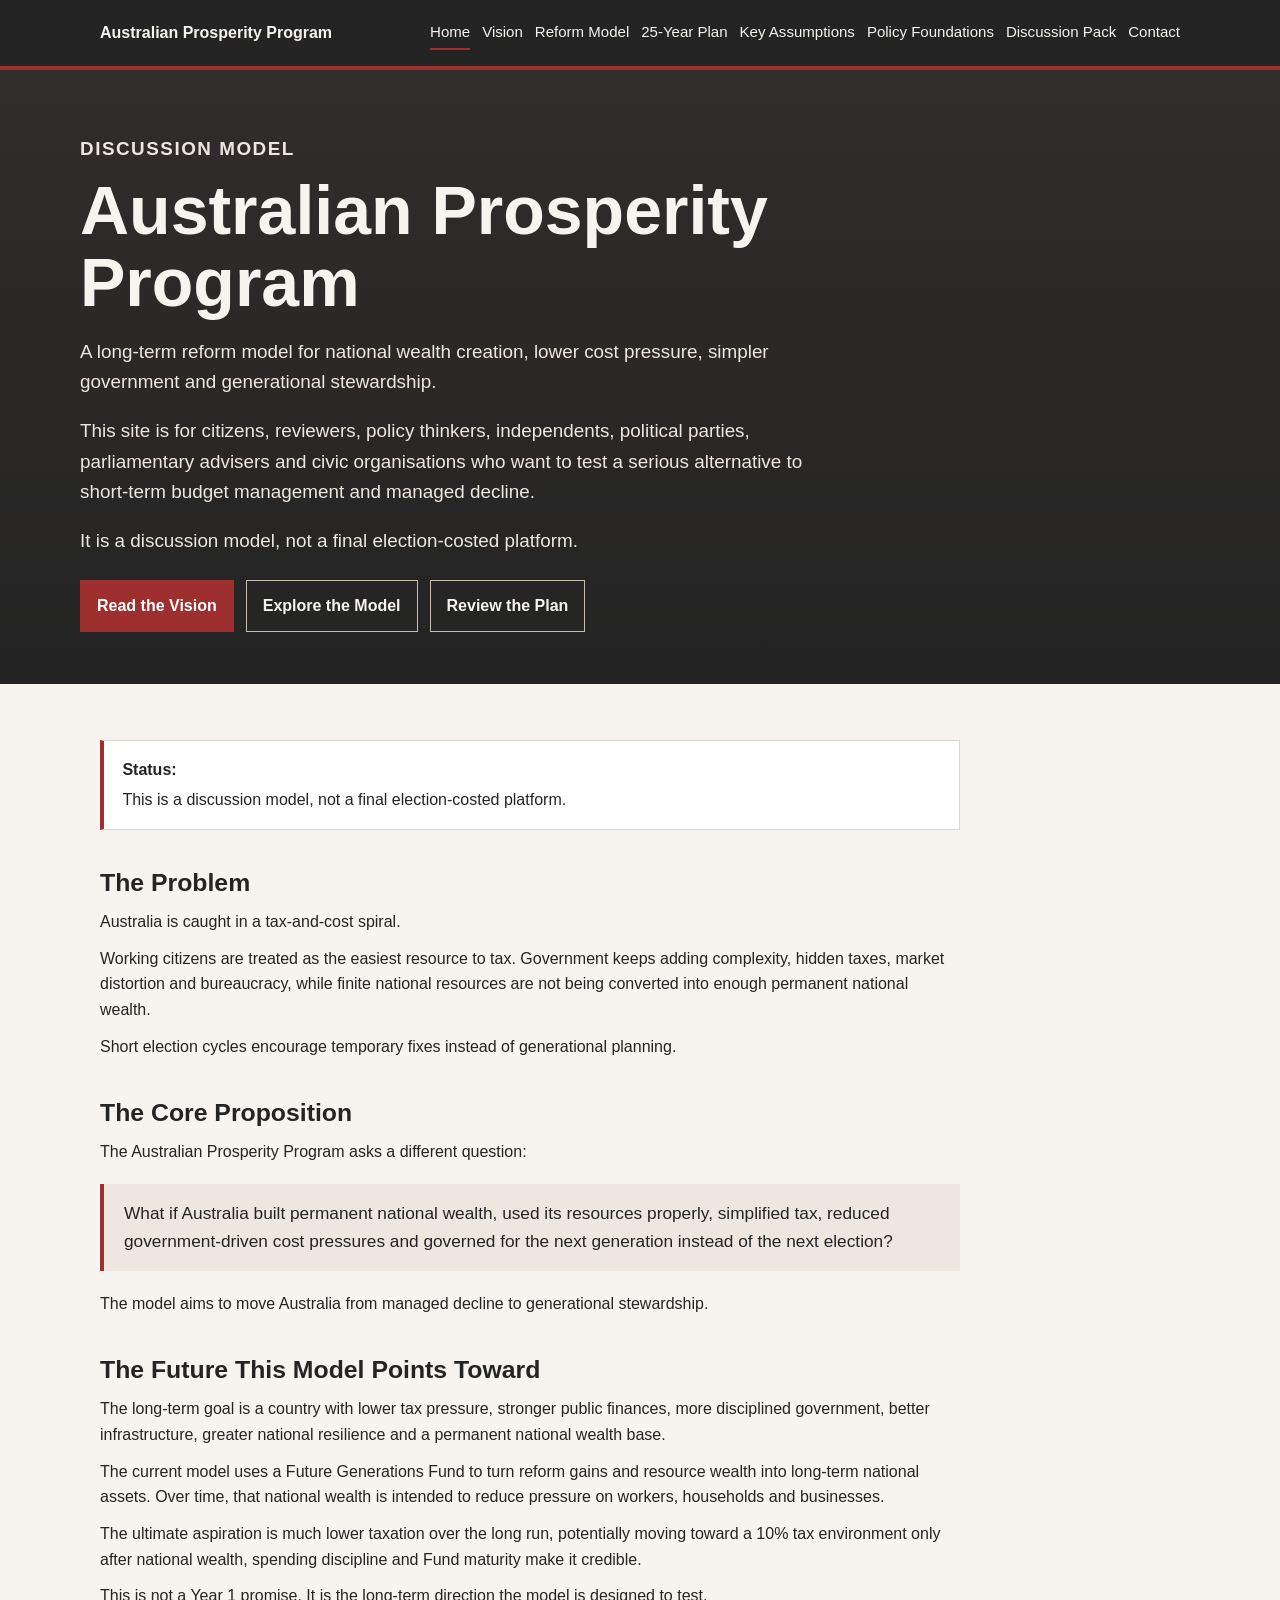
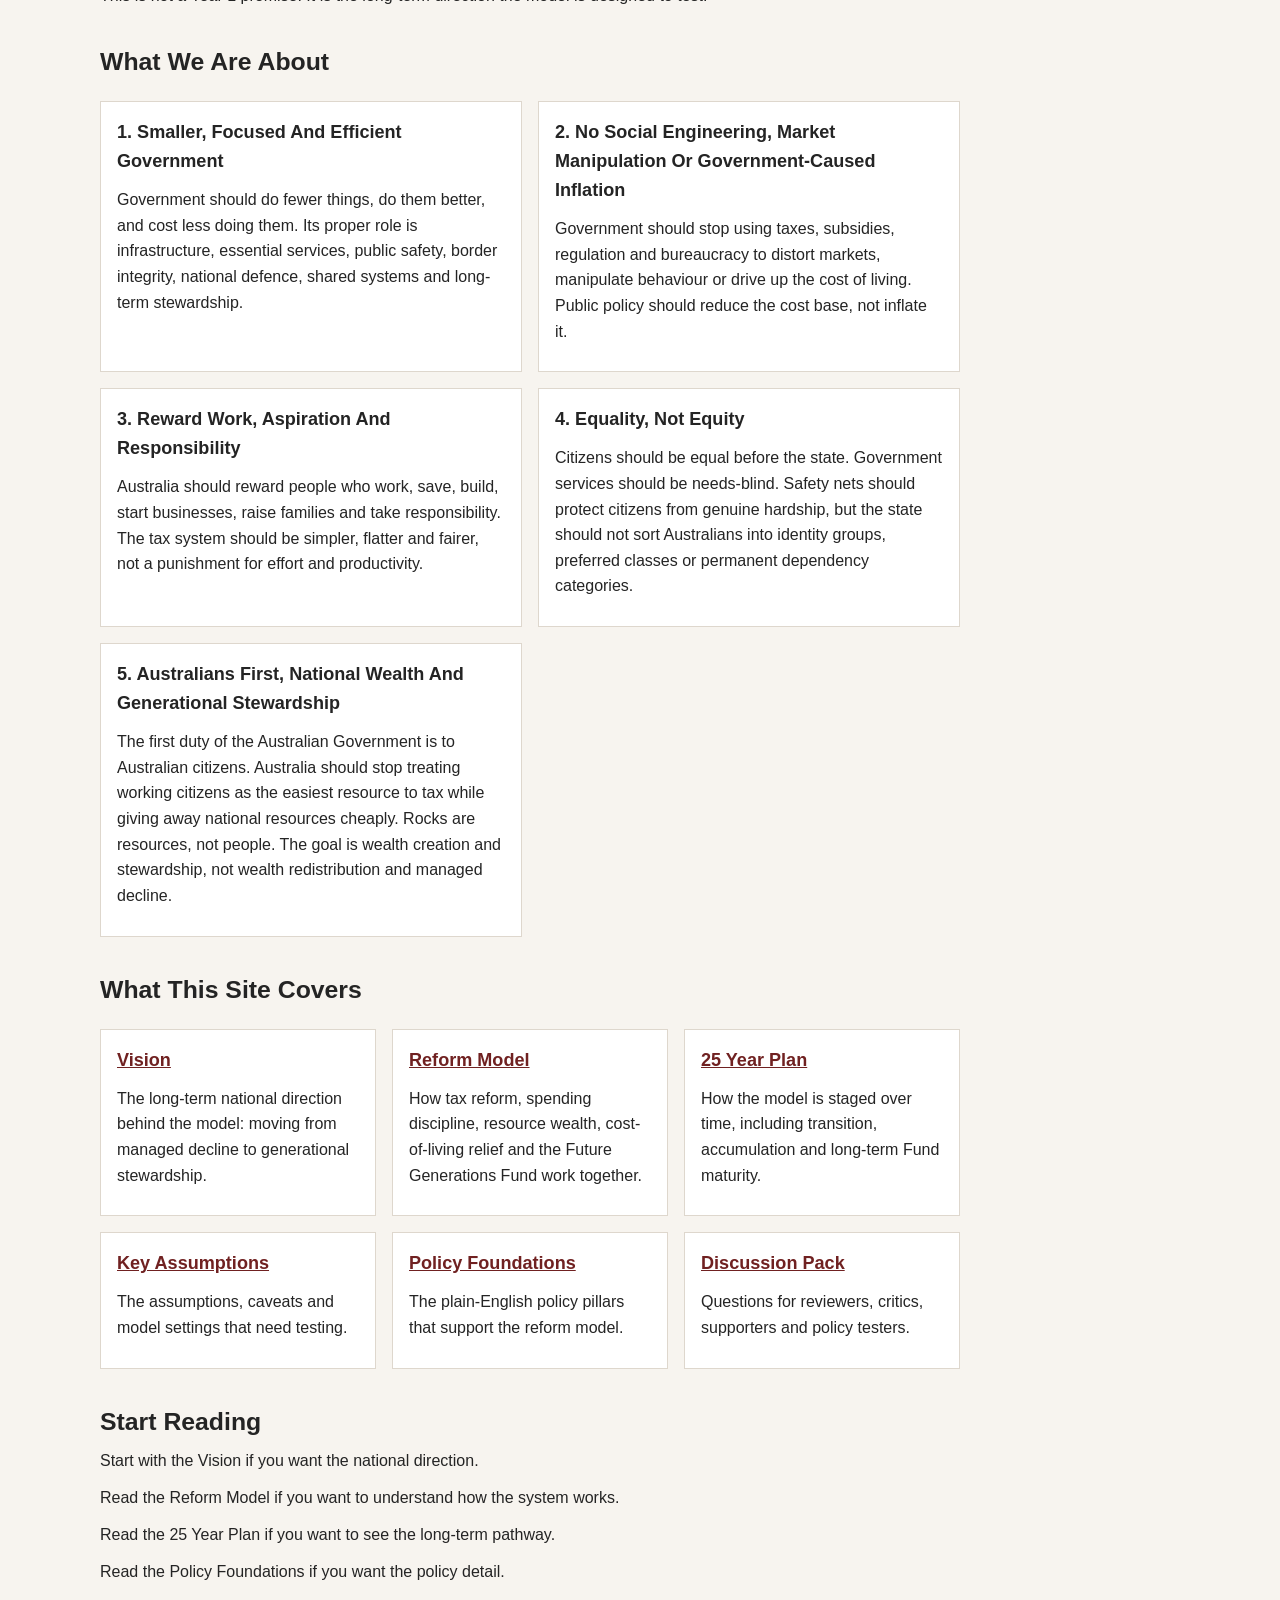
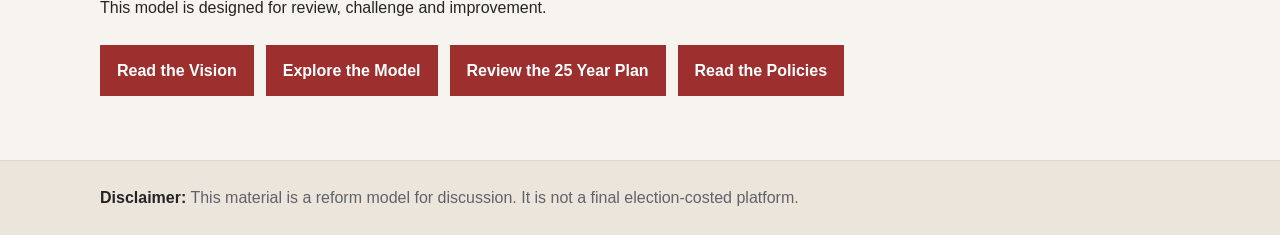
<file: index.html>
<!doctype html>
<html lang="en">
<head>
  <meta charset="utf-8">
  <meta name="viewport" content="width=device-width, initial-scale=1">
  <meta http-equiv="Content-Security-Policy" content="default-src 'self'; script-src 'self' 'unsafe-inline' https://www.googletagmanager.com; style-src 'self'; img-src 'self' https://www.google-analytics.com https://www.googletagmanager.com; font-src 'self'; connect-src https://www.google-analytics.com https://region1.google-analytics.com; object-src 'none'; frame-src 'none'; base-uri 'self'; form-action 'self'; upgrade-insecure-requests">
  <meta name="referrer" content="no-referrer">
  <title>Australian Prosperity Program | Long-Term Reform Model</title>
  <meta name="description" content="A long-term Australian reform model focused on national wealth creation, simpler government, lower cost pressure, resource wealth and generational stewardship.">
  <meta name="robots" content="index, follow">
  <link rel="canonical" href="https://firstprecept.github.io/australian-prosperity-program/">
  <meta property="og:site_name" content="Australian Prosperity Program">
  <meta property="og:type" content="website">
  <meta property="og:title" content="Australian Prosperity Program | Long-Term Reform Model">
  <meta property="og:description" content="A long-term Australian reform model focused on national wealth creation, simpler government, lower cost pressure, resource wealth and generational stewardship.">
  <meta property="og:url" content="https://firstprecept.github.io/australian-prosperity-program/">
  <meta name="twitter:card" content="summary">
  <meta name="twitter:title" content="Australian Prosperity Program | Long-Term Reform Model">
  <meta name="twitter:description" content="A long-term Australian reform model focused on national wealth creation, simpler government, lower cost pressure, resource wealth and generational stewardship.">
  <link rel="stylesheet" href="assets/style.css">
  <script type="application/ld+json">
  {
    "@context": "https://schema.org",
    "@type": "WebSite",
    "name": "Australian Prosperity Program",
    "url": "https://firstprecept.github.io/australian-prosperity-program/",
    "description": "A long-term Australian reform model focused on national wealth creation, simpler government, lower cost pressure, resource wealth and generational stewardship."
  }
  </script>
  <script async src="https://www.googletagmanager.com/gtag/js?id=G-9YDKQJBTVT"></script>
  <script>
    window.dataLayer = window.dataLayer || [];
    function gtag(){dataLayer.push(arguments);}
    gtag('js', new Date());
    gtag('config', 'G-9YDKQJBTVT');
  </script>
</head>
<body>
  <header class="site-header">
    <div class="header-inner">
      <a class="brand" href="index.html">Australian Prosperity Program</a>
      <nav class="nav" aria-label="Primary">
        <a href="index.html" aria-current="page">Home</a>
        <a href="vision.html">Vision</a>
        <a href="reform-model.html">Reform Model</a>
        <a href="twenty-five-year-plan.html">25-Year Plan</a>
        <a href="key-assumptions.html">Key Assumptions</a>
        <a href="policy-foundations.html">Policy Foundations</a>
        <a href="discussion-pack.html">Discussion Pack</a>
        <a href="contact.html">Contact</a>
      </nav>
    </div>
  </header>
  <main>
    <section class="hero">
      <div class="hero-inner">
        <p class="kicker">Discussion model</p>
        <h1>Australian Prosperity Program</h1>
        <p>A long-term reform model for national wealth creation, lower cost pressure, simpler government and generational stewardship.</p>
        <p>This site is for citizens, reviewers, policy thinkers, independents, political parties, parliamentary advisers and civic organisations who want to test a serious alternative to short-term budget management and managed decline.</p>
        <p>It is a discussion model, not a final election-costed platform.</p>
        <div class="hero-actions">
          <a class="button" href="vision.html">Read the Vision</a>
          <a class="button secondary" href="reform-model.html">Explore the Model</a>
          <a class="button secondary" href="twenty-five-year-plan.html">Review the Plan</a>
        </div>
      </div>
    </section>
    <div class="page">
      <article class="content">
        <section class="callout">
          <strong>Status:</strong>
          This is a discussion model, not a final election-costed platform.
        </section>

        <h2>The Problem</h2>
        <p>Australia is caught in a tax-and-cost spiral.</p>
        <p>Working citizens are treated as the easiest resource to tax. Government keeps adding complexity, hidden taxes, market distortion and bureaucracy, while finite national resources are not being converted into enough permanent national wealth.</p>
        <p>Short election cycles encourage temporary fixes instead of generational planning.</p>

        <h2>The Core Proposition</h2>
        <p>The Australian Prosperity Program asks a different question:</p>
        <blockquote>What if Australia built permanent national wealth, used its resources properly, simplified tax, reduced government-driven cost pressures and governed for the next generation instead of the next election?</blockquote>
        <p>The model aims to move Australia from managed decline to generational stewardship.</p>

        <h2>The Future This Model Points Toward</h2>
        <p>The long-term goal is a country with lower tax pressure, stronger public finances, more disciplined government, better infrastructure, greater national resilience and a permanent national wealth base.</p>
        <p>The current model uses a Future Generations Fund to turn reform gains and resource wealth into long-term national assets. Over time, that national wealth is intended to reduce pressure on workers, households and businesses.</p>
        <p>The ultimate aspiration is much lower taxation over the long run, potentially moving toward a 10% tax environment only after national wealth, spending discipline and Fund maturity make it credible.</p>
        <p>This is not a Year 1 promise. It is the long-term direction the model is designed to test.</p>

        <h2>What We Are About</h2>
        <div class="grid principles-grid">
          <div class="card">
            <h3>1. Smaller, Focused And Efficient Government</h3>
            <p>Government should do fewer things, do them better, and cost less doing them. Its proper role is infrastructure, essential services, public safety, border integrity, national defence, shared systems and long-term stewardship.</p>
          </div>
          <div class="card">
            <h3>2. No Social Engineering, Market Manipulation Or Government-Caused Inflation</h3>
            <p>Government should stop using taxes, subsidies, regulation and bureaucracy to distort markets, manipulate behaviour or drive up the cost of living. Public policy should reduce the cost base, not inflate it.</p>
          </div>
          <div class="card">
            <h3>3. Reward Work, Aspiration And Responsibility</h3>
            <p>Australia should reward people who work, save, build, start businesses, raise families and take responsibility. The tax system should be simpler, flatter and fairer, not a punishment for effort and productivity.</p>
          </div>
          <div class="card">
            <h3>4. Equality, Not Equity</h3>
            <p>Citizens should be equal before the state. Government services should be needs-blind. Safety nets should protect citizens from genuine hardship, but the state should not sort Australians into identity groups, preferred classes or permanent dependency categories.</p>
          </div>
          <div class="card">
            <h3>5. Australians First, National Wealth And Generational Stewardship</h3>
            <p>The first duty of the Australian Government is to Australian citizens. Australia should stop treating working citizens as the easiest resource to tax while giving away national resources cheaply. Rocks are resources, not people. The goal is wealth creation and stewardship, not wealth redistribution and managed decline.</p>
          </div>
        </div>

        <h2>What This Site Covers</h2>
        <div class="grid site-cover-grid">
          <div class="card">
            <h3><a href="vision.html">Vision</a></h3>
            <p>The long-term national direction behind the model: moving from managed decline to generational stewardship.</p>
          </div>
          <div class="card">
            <h3><a href="reform-model.html">Reform Model</a></h3>
            <p>How tax reform, spending discipline, resource wealth, cost-of-living relief and the Future Generations Fund work together.</p>
          </div>
          <div class="card">
            <h3><a href="twenty-five-year-plan.html">25 Year Plan</a></h3>
            <p>How the model is staged over time, including transition, accumulation and long-term Fund maturity.</p>
          </div>
          <div class="card">
            <h3><a href="key-assumptions.html">Key Assumptions</a></h3>
            <p>The assumptions, caveats and model settings that need testing.</p>
          </div>
          <div class="card">
            <h3><a href="policy-foundations.html">Policy Foundations</a></h3>
            <p>The plain-English policy pillars that support the reform model.</p>
          </div>
          <div class="card">
            <h3><a href="discussion-pack.html">Discussion Pack</a></h3>
            <p>Questions for reviewers, critics, supporters and policy testers.</p>
          </div>
        </div>

        <h2>Start Reading</h2>
        <p>Start with the Vision if you want the national direction.</p>
        <p>Read the Reform Model if you want to understand how the system works.</p>
        <p>Read the 25 Year Plan if you want to see the long-term pathway.</p>
        <p>Read the Policy Foundations if you want the policy detail.</p>
        <p>This model is designed for review, challenge and improvement.</p>
        <div class="hero-actions cta-actions">
          <a class="button" href="vision.html">Read the Vision</a>
          <a class="button" href="reform-model.html">Explore the Model</a>
          <a class="button" href="twenty-five-year-plan.html">Review the 25 Year Plan</a>
          <a class="button" href="policy-foundations.html">Read the Policies</a>
        </div>
      </article>
    </div>
  </main>
  <footer class="site-footer">
    <div class="footer-inner">
      <strong>Disclaimer:</strong> This material is a reform model for discussion. It is not a final election-costed platform.
    </div>
  </footer>
</body>
</html>
</file>
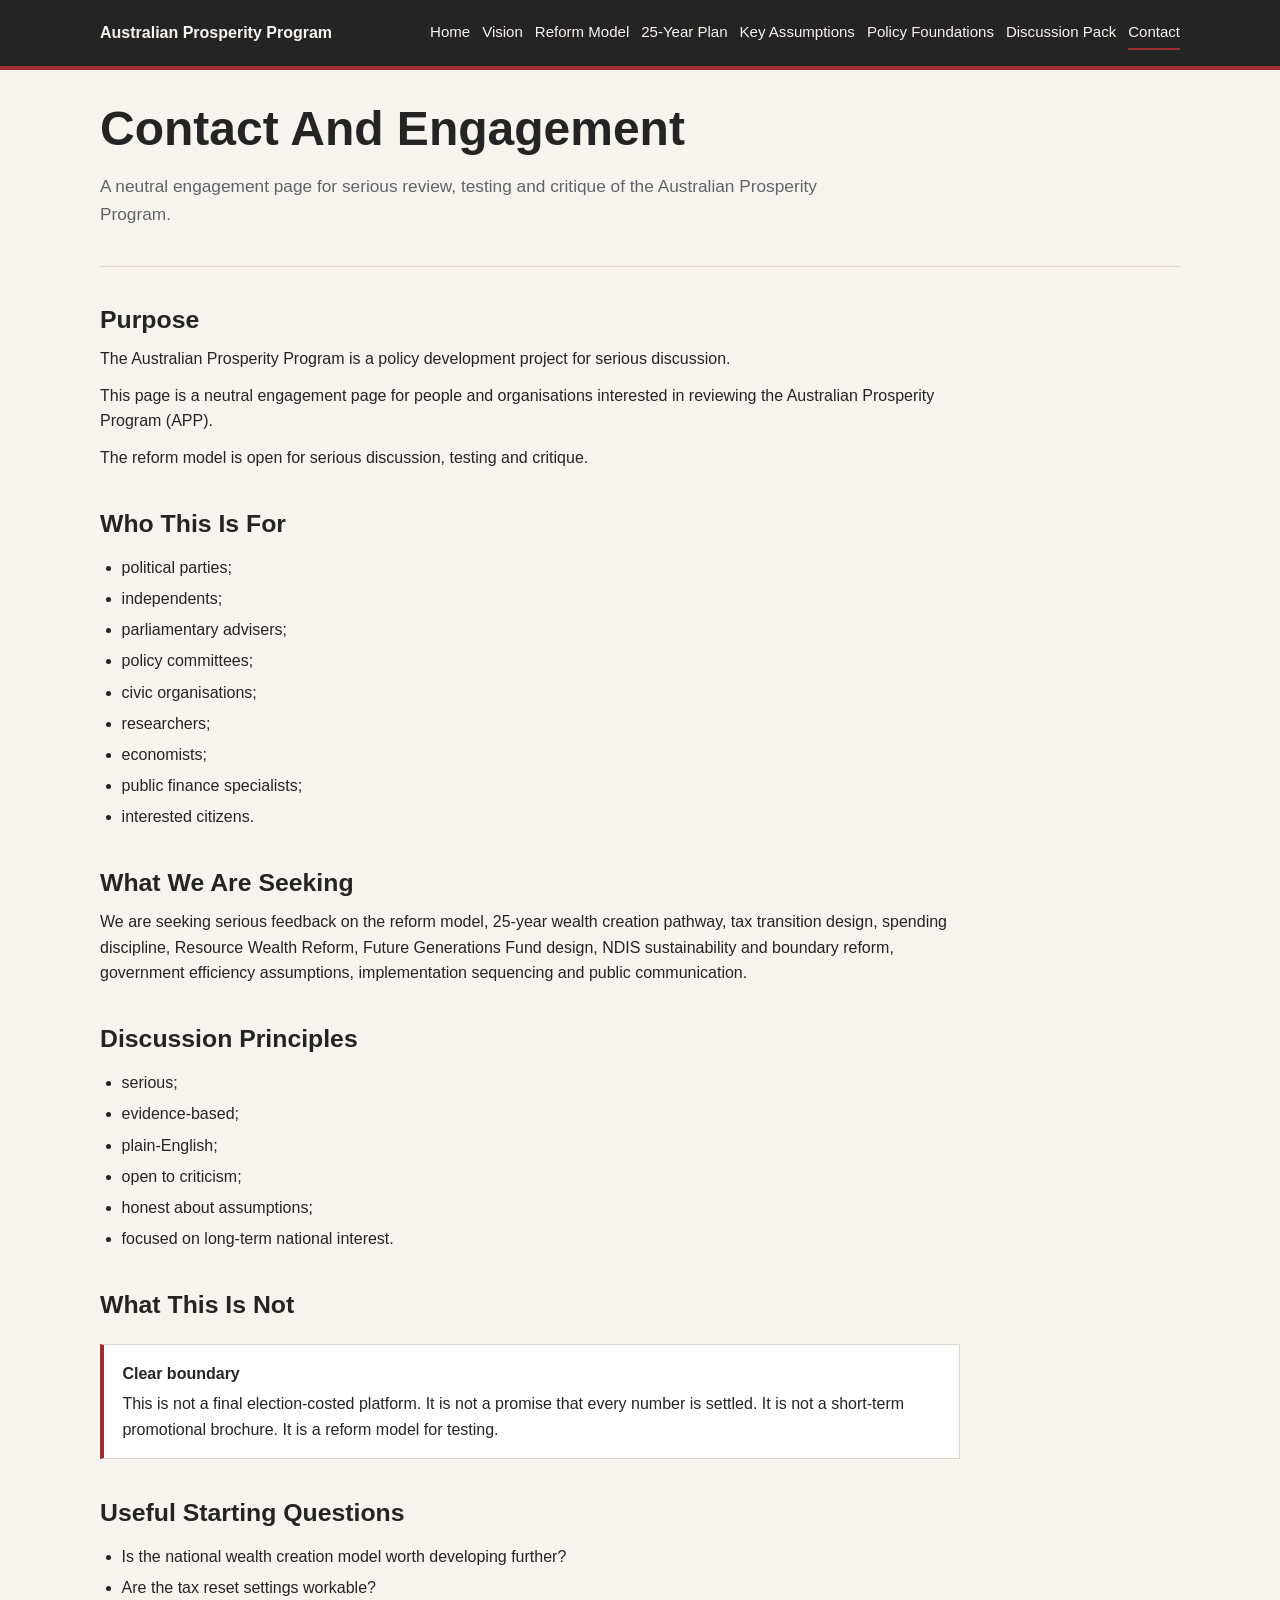
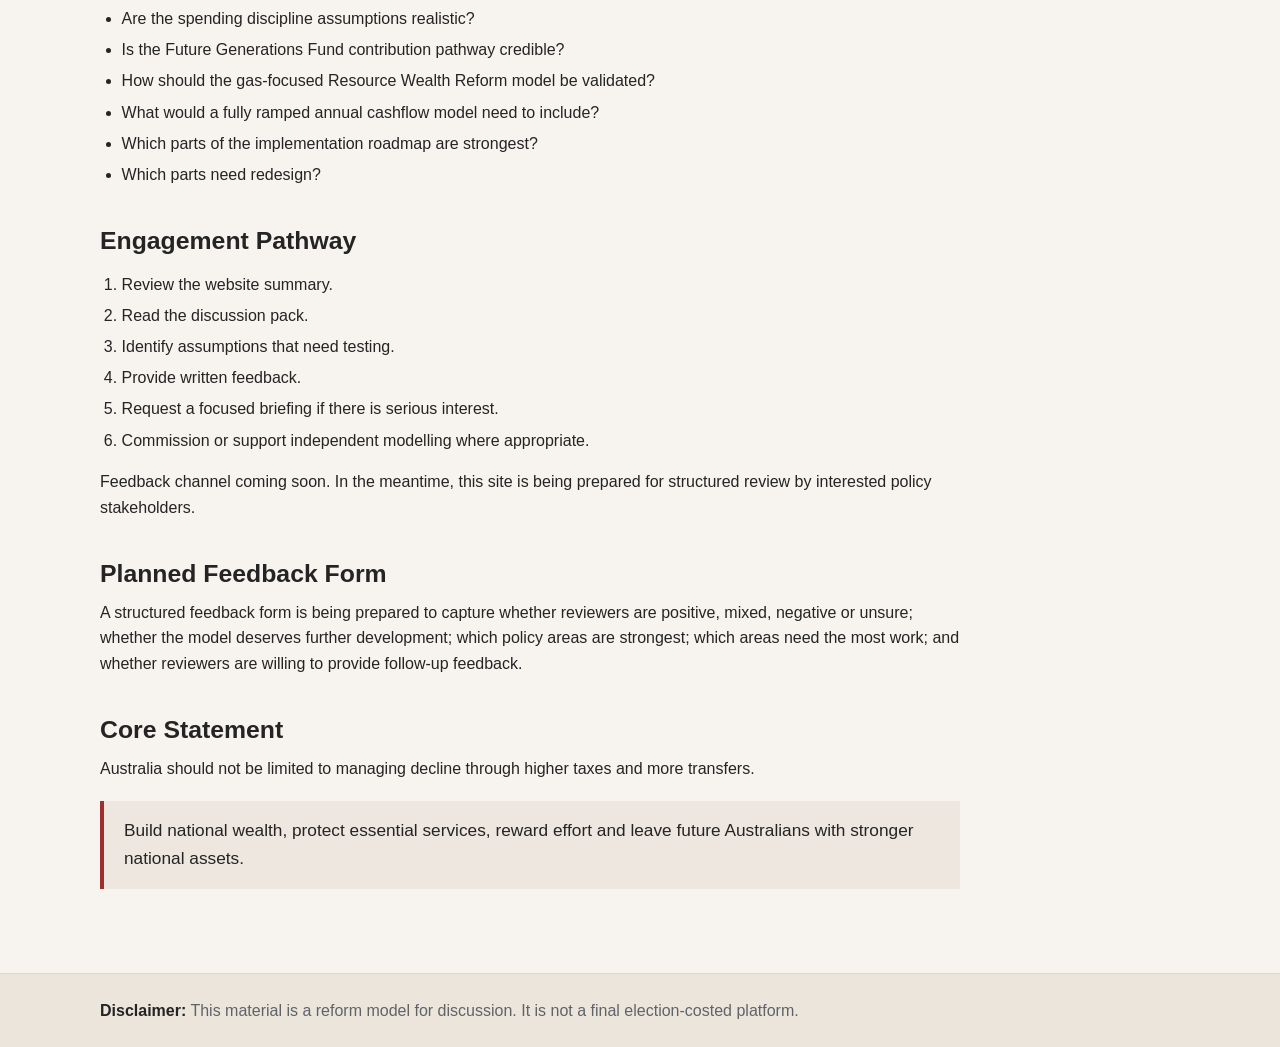
<file: contact.html>
<!doctype html>
<html lang="en">
<head>
  <meta charset="utf-8">
  <meta name="viewport" content="width=device-width, initial-scale=1">
  <meta http-equiv="Content-Security-Policy" content="default-src 'self'; script-src 'self' 'unsafe-inline' https://www.googletagmanager.com; style-src 'self'; img-src 'self' https://www.google-analytics.com https://www.googletagmanager.com; font-src 'self'; connect-src https://www.google-analytics.com https://region1.google-analytics.com; object-src 'none'; frame-src 'none'; base-uri 'self'; form-action 'self'; upgrade-insecure-requests">
  <meta name="referrer" content="no-referrer">
  <title>Contact | Australian Prosperity Program</title>
  <meta name="description" content="Contact and engagement information for the Australian Prosperity Program discussion model.">
  <meta name="robots" content="index, follow">
  <link rel="canonical" href="https://firstprecept.github.io/australian-prosperity-program/contact.html">
  <meta property="og:site_name" content="Australian Prosperity Program">
  <meta property="og:type" content="website">
  <meta property="og:title" content="Contact | Australian Prosperity Program">
  <meta property="og:description" content="Contact and engagement information for the Australian Prosperity Program discussion model.">
  <meta property="og:url" content="https://firstprecept.github.io/australian-prosperity-program/contact.html">
  <meta name="twitter:card" content="summary">
  <meta name="twitter:title" content="Contact | Australian Prosperity Program">
  <meta name="twitter:description" content="Contact and engagement information for the Australian Prosperity Program discussion model.">
  <link rel="stylesheet" href="assets/style.css">
  <script async src="https://www.googletagmanager.com/gtag/js?id=G-9YDKQJBTVT"></script>
  <script>
    window.dataLayer = window.dataLayer || [];
    function gtag(){dataLayer.push(arguments);}
    gtag('js', new Date());
    gtag('config', 'G-9YDKQJBTVT');
  </script>
</head>
<body>
  <header class="site-header">
    <div class="header-inner">
        <a class="brand" href="index.html">Australian Prosperity Program</a>
      <nav class="nav" aria-label="Primary">
        <a href="index.html">Home</a>
        <a href="vision.html">Vision</a>
        <a href="reform-model.html">Reform Model</a>
        <a href="twenty-five-year-plan.html">25-Year Plan</a>
        <a href="key-assumptions.html">Key Assumptions</a>
        <a href="policy-foundations.html">Policy Foundations</a>
        <a href="discussion-pack.html">Discussion Pack</a>
        <a href="contact.html" aria-current="page">Contact</a>
      </nav>
    </div>
  </header>
  <main class="page">
    <header class="page-header">
      <h1>Contact And Engagement</h1>
      <p>A neutral engagement page for serious review, testing and critique of the Australian Prosperity Program.</p>
    </header>
    <article class="content">
      <h2>Purpose</h2>
      <p>The Australian Prosperity Program is a policy development project for serious discussion.</p>
      <p>This page is a neutral engagement page for people and organisations interested in reviewing the Australian Prosperity Program (APP).</p>
      <p>The reform model is open for serious discussion, testing and critique.</p>

      <h2>Who This Is For</h2>
      <ul>
        <li>political parties;</li>
        <li>independents;</li>
        <li>parliamentary advisers;</li>
        <li>policy committees;</li>
        <li>civic organisations;</li>
        <li>researchers;</li>
        <li>economists;</li>
        <li>public finance specialists;</li>
        <li>interested citizens.</li>
      </ul>

      <h2>What We Are Seeking</h2>
      <p>We are seeking serious feedback on the reform model, 25-year wealth creation pathway, tax transition design, spending discipline, Resource Wealth Reform, Future Generations Fund design, NDIS sustainability and boundary reform, government efficiency assumptions, implementation sequencing and public communication.</p>

      <h2>Discussion Principles</h2>
      <ul>
        <li>serious;</li>
        <li>evidence-based;</li>
        <li>plain-English;</li>
        <li>open to criticism;</li>
        <li>honest about assumptions;</li>
        <li>focused on long-term national interest.</li>
      </ul>

      <h2>What This Is Not</h2>
      <div class="callout">
        <strong>Clear boundary</strong>
        This is not a final election-costed platform. It is not a promise that every number is settled. It is not a short-term promotional brochure. It is a reform model for testing.
      </div>

      <h2>Useful Starting Questions</h2>
      <ul>
        <li>Is the national wealth creation model worth developing further?</li>
        <li>Are the tax reset settings workable?</li>
        <li>Are the spending discipline assumptions realistic?</li>
        <li>Is the Future Generations Fund contribution pathway credible?</li>
        <li>How should the gas-focused Resource Wealth Reform model be validated?</li>
        <li>What would a fully ramped annual cashflow model need to include?</li>
        <li>Which parts of the implementation roadmap are strongest?</li>
        <li>Which parts need redesign?</li>
      </ul>

      <h2>Engagement Pathway</h2>
      <ol>
        <li>Review the website summary.</li>
        <li>Read the discussion pack.</li>
        <li>Identify assumptions that need testing.</li>
        <li>Provide written feedback.</li>
        <li>Request a focused briefing if there is serious interest.</li>
        <li>Commission or support independent modelling where appropriate.</li>
      </ol>
      <p>Feedback channel coming soon. In the meantime, this site is being prepared for structured review by interested policy stakeholders.</p>

      <h2>Planned Feedback Form</h2>
      <p>A structured feedback form is being prepared to capture whether reviewers are positive, mixed, negative or unsure; whether the model deserves further development; which policy areas are strongest; which areas need the most work; and whether reviewers are willing to provide follow-up feedback.</p>

      <h2>Core Statement</h2>
      <p>Australia should not be limited to managing decline through higher taxes and more transfers.</p>
      <blockquote>Build national wealth, protect essential services, reward effort and leave future Australians with stronger national assets.</blockquote>
    </article>
  </main>
  <footer class="site-footer"><div class="footer-inner"><strong>Disclaimer:</strong> This material is a reform model for discussion. It is not a final election-costed platform.</div></footer>
</body>
</html>
</file>
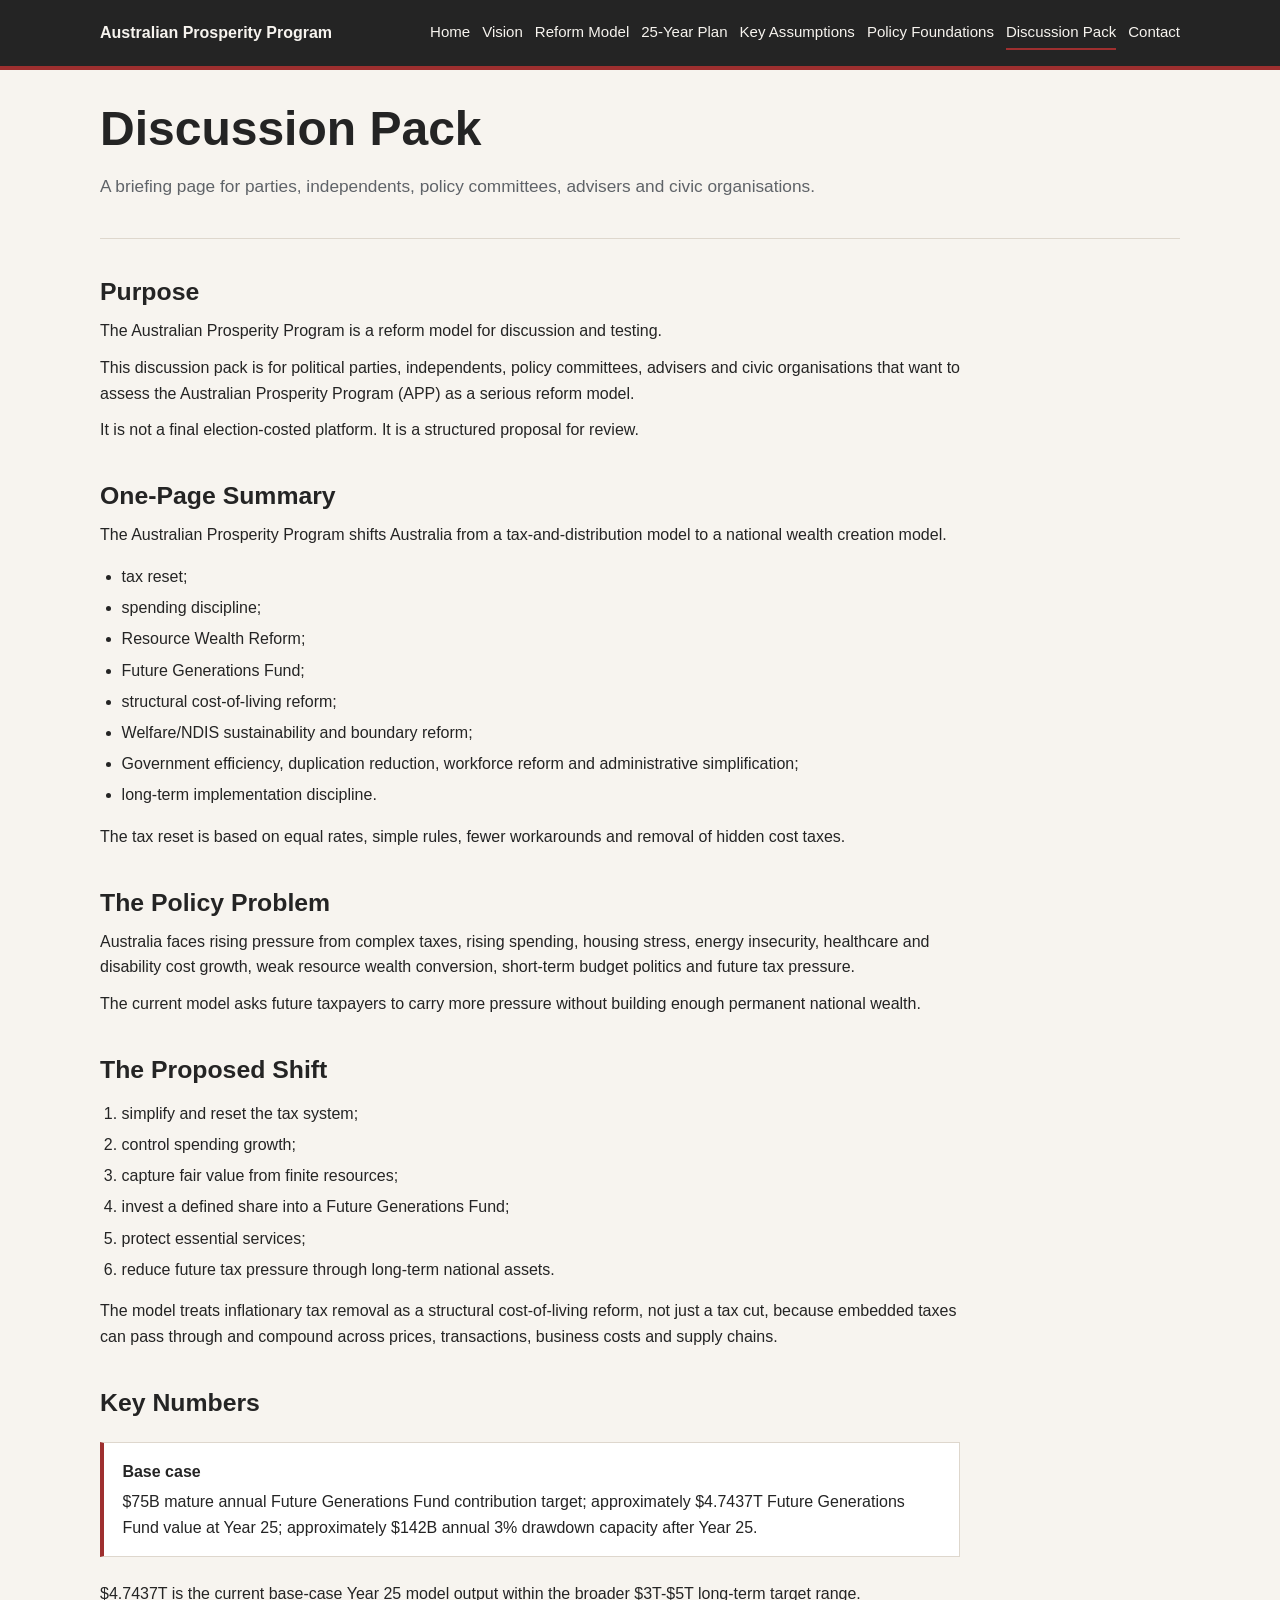
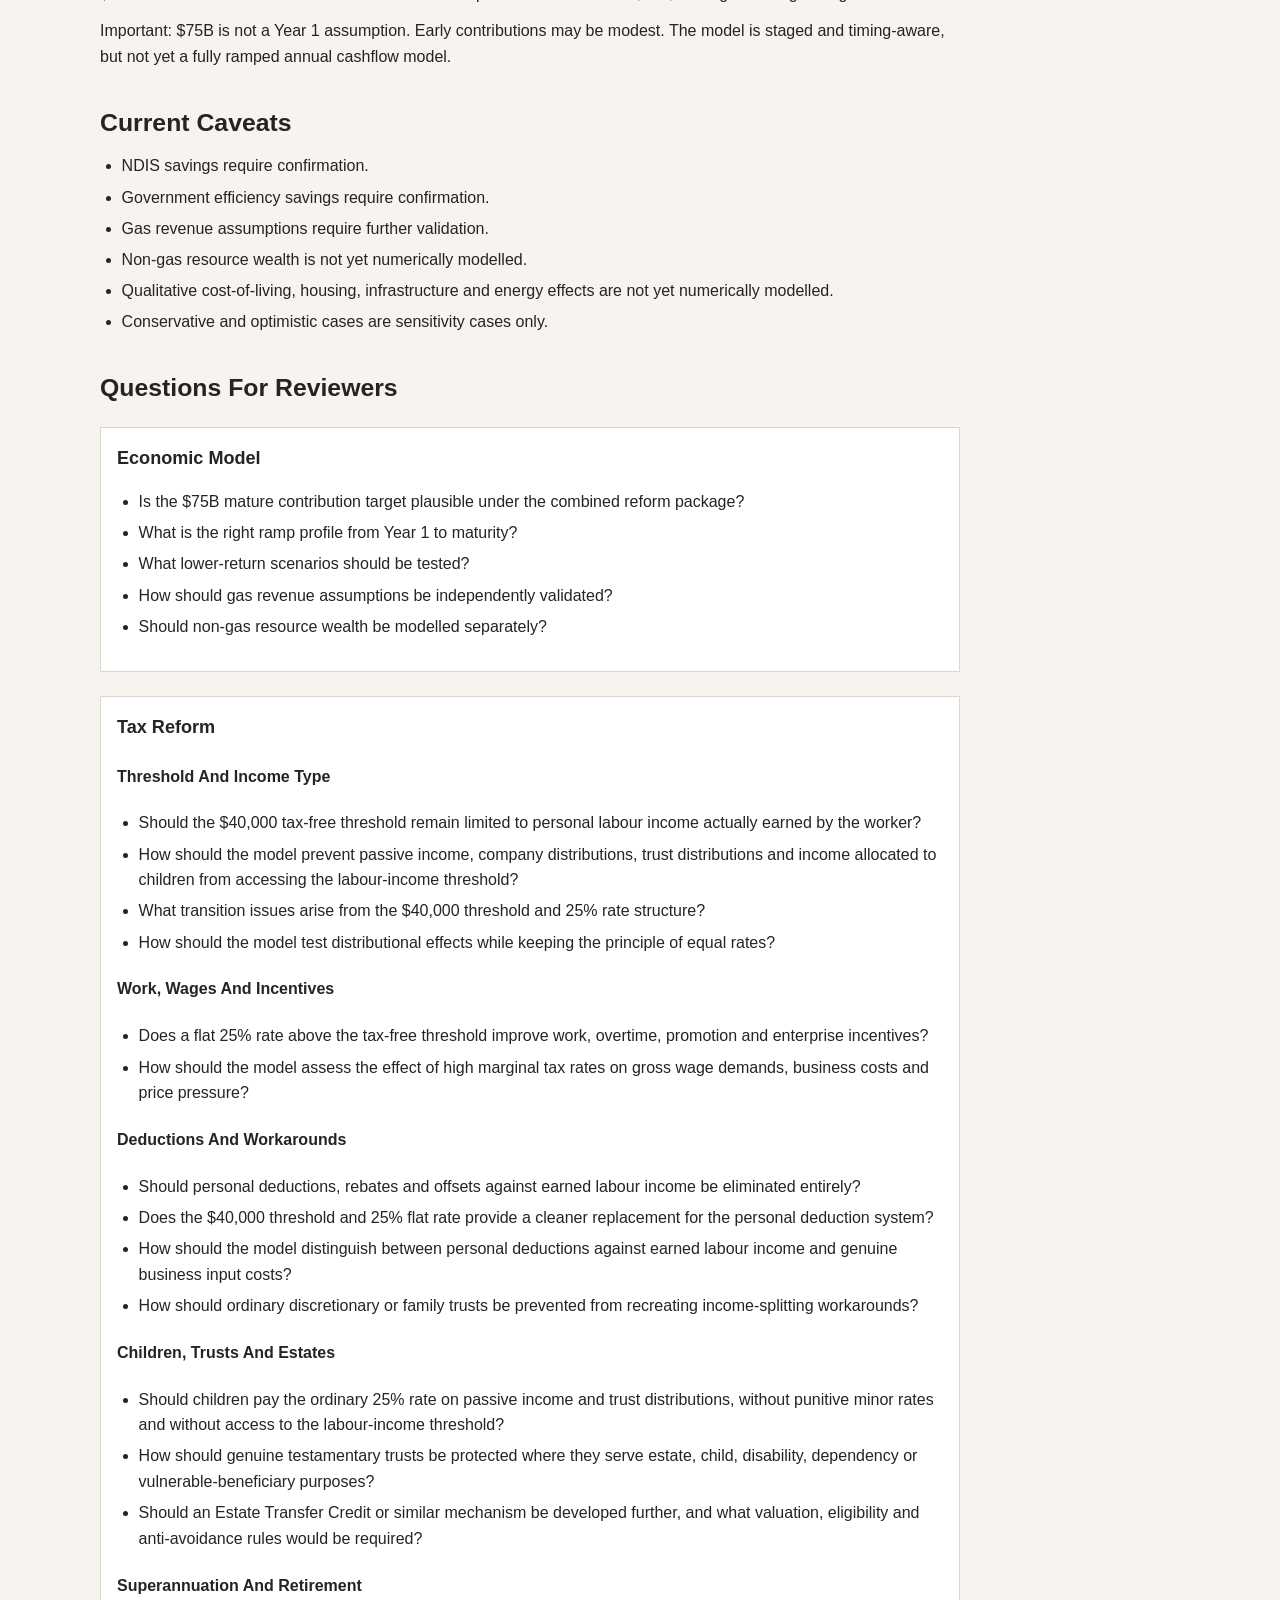
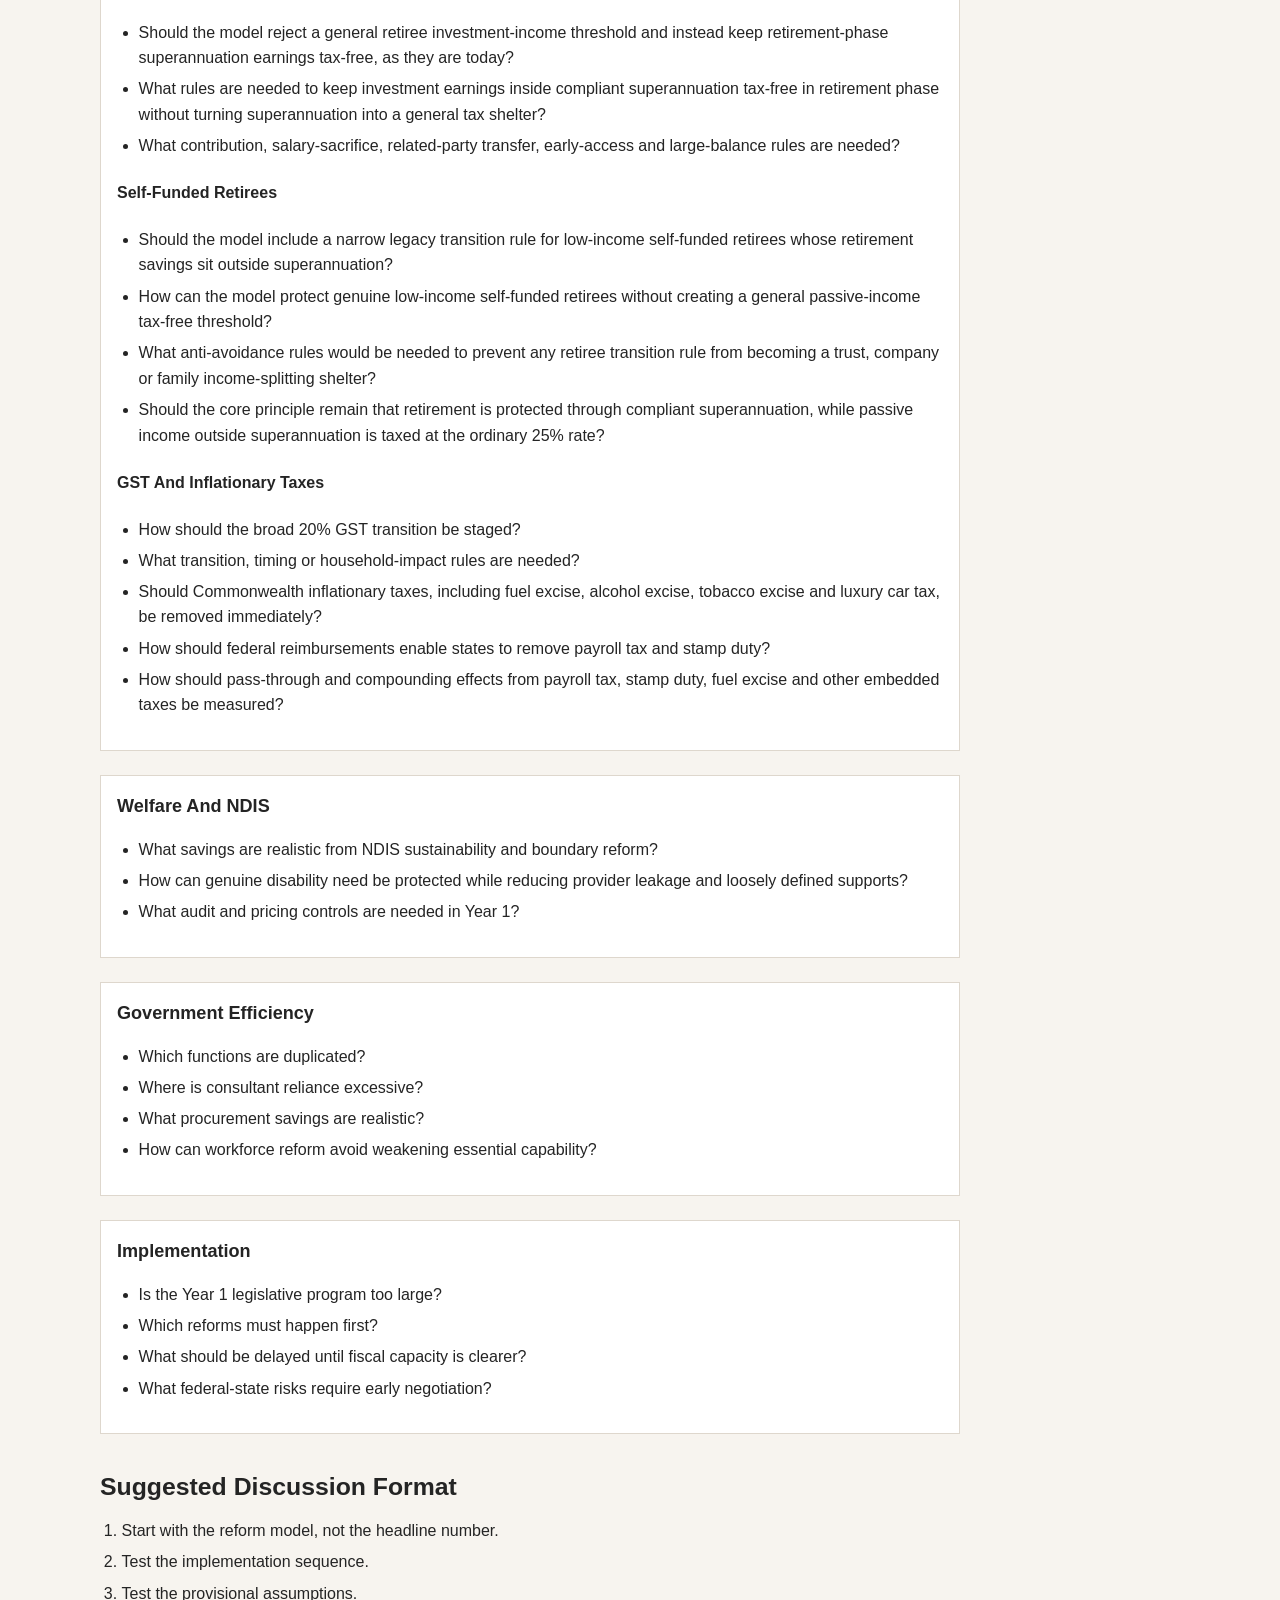
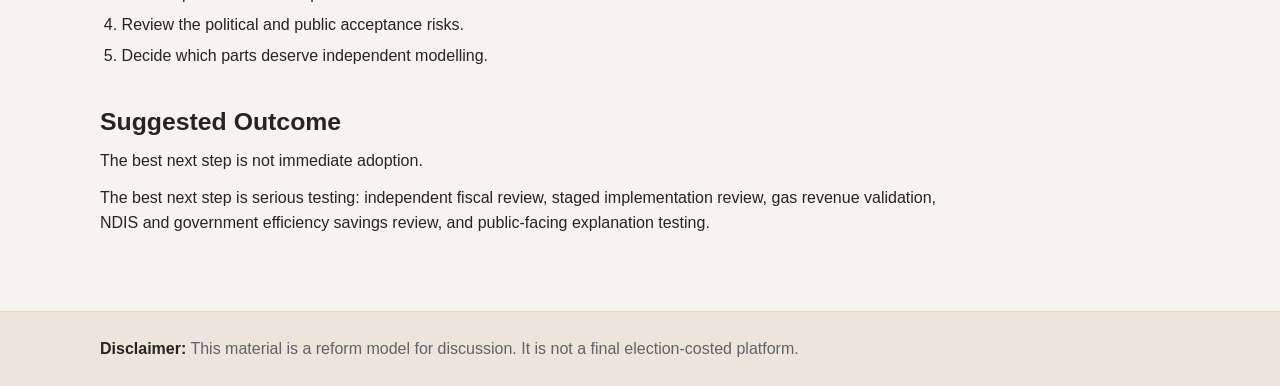
<file: discussion-pack.html>
<!doctype html>
<html lang="en">
<head>
  <meta charset="utf-8">
  <meta name="viewport" content="width=device-width, initial-scale=1">
  <meta http-equiv="Content-Security-Policy" content="default-src 'self'; script-src 'self' 'unsafe-inline' https://www.googletagmanager.com; style-src 'self'; img-src 'self' https://www.google-analytics.com https://www.googletagmanager.com; font-src 'self'; connect-src https://www.google-analytics.com https://region1.google-analytics.com; object-src 'none'; frame-src 'none'; base-uri 'self'; form-action 'self'; upgrade-insecure-requests">
  <meta name="referrer" content="no-referrer">
  <title>Discussion Pack | Australian Prosperity Program</title>
  <meta name="description" content="Questions for reviewers, critics, supporters and policy testers to challenge and improve the Australian Prosperity Program.">
  <meta name="robots" content="index, follow">
  <link rel="canonical" href="https://firstprecept.github.io/australian-prosperity-program/discussion-pack.html">
  <meta property="og:site_name" content="Australian Prosperity Program">
  <meta property="og:type" content="website">
  <meta property="og:title" content="Discussion Pack | Australian Prosperity Program">
  <meta property="og:description" content="Questions for reviewers, critics, supporters and policy testers to challenge and improve the Australian Prosperity Program.">
  <meta property="og:url" content="https://firstprecept.github.io/australian-prosperity-program/discussion-pack.html">
  <meta name="twitter:card" content="summary">
  <meta name="twitter:title" content="Discussion Pack | Australian Prosperity Program">
  <meta name="twitter:description" content="Questions for reviewers, critics, supporters and policy testers to challenge and improve the Australian Prosperity Program.">
  <link rel="stylesheet" href="assets/style.css">
  <script async src="https://www.googletagmanager.com/gtag/js?id=G-9YDKQJBTVT"></script>
  <script>
    window.dataLayer = window.dataLayer || [];
    function gtag(){dataLayer.push(arguments);}
    gtag('js', new Date());
    gtag('config', 'G-9YDKQJBTVT');
  </script>
</head>
<body>
  <header class="site-header">
    <div class="header-inner">
        <a class="brand" href="index.html">Australian Prosperity Program</a>
      <nav class="nav" aria-label="Primary">
        <a href="index.html">Home</a>
        <a href="vision.html">Vision</a>
        <a href="reform-model.html">Reform Model</a>
        <a href="twenty-five-year-plan.html">25-Year Plan</a>
        <a href="key-assumptions.html">Key Assumptions</a>
        <a href="policy-foundations.html">Policy Foundations</a>
        <a href="discussion-pack.html" aria-current="page">Discussion Pack</a>
        <a href="contact.html">Contact</a>
      </nav>
    </div>
  </header>
  <main class="page">
    <header class="page-header">
      <h1>Discussion Pack</h1>
      <p>A briefing page for parties, independents, policy committees, advisers and civic organisations.</p>
    </header>
    <article class="content">
      <h2>Purpose</h2>
      <p>The Australian Prosperity Program is a reform model for discussion and testing.</p>
      <p>This discussion pack is for political parties, independents, policy committees, advisers and civic organisations that want to assess the Australian Prosperity Program (APP) as a serious reform model.</p>
      <p>It is not a final election-costed platform. It is a structured proposal for review.</p>

      <h2>One-Page Summary</h2>
      <p>The Australian Prosperity Program shifts Australia from a tax-and-distribution model to a national wealth creation model.</p>
      <ul>
        <li>tax reset;</li>
        <li>spending discipline;</li>
        <li>Resource Wealth Reform;</li>
        <li>Future Generations Fund;</li>
        <li>structural cost-of-living reform;</li>
        <li>Welfare/NDIS sustainability and boundary reform;</li>
        <li>Government efficiency, duplication reduction, workforce reform and administrative simplification;</li>
        <li>long-term implementation discipline.</li>
      </ul>
      <p>The tax reset is based on equal rates, simple rules, fewer workarounds and removal of hidden cost taxes.</p>

      <h2>The Policy Problem</h2>
      <p>Australia faces rising pressure from complex taxes, rising spending, housing stress, energy insecurity, healthcare and disability cost growth, weak resource wealth conversion, short-term budget politics and future tax pressure.</p>
      <p>The current model asks future taxpayers to carry more pressure without building enough permanent national wealth.</p>

      <h2>The Proposed Shift</h2>
      <ol>
        <li>simplify and reset the tax system;</li>
        <li>control spending growth;</li>
        <li>capture fair value from finite resources;</li>
        <li>invest a defined share into a Future Generations Fund;</li>
        <li>protect essential services;</li>
        <li>reduce future tax pressure through long-term national assets.</li>
      </ol>
      <p>The model treats inflationary tax removal as a structural cost-of-living reform, not just a tax cut, because embedded taxes can pass through and compound across prices, transactions, business costs and supply chains.</p>

      <h2>Key Numbers</h2>
      <div class="callout">
        <strong>Base case</strong>
        $75B mature annual Future Generations Fund contribution target; approximately $4.7437T Future Generations Fund value at Year 25; approximately $142B annual 3% drawdown capacity after Year 25.
      </div>
      <p>$4.7437T is the current base-case Year 25 model output within the broader $3T-$5T long-term target range.</p>
      <p>Important: $75B is not a Year 1 assumption. Early contributions may be modest. The model is staged and timing-aware, but not yet a fully ramped annual cashflow model.</p>

      <h2>Current Caveats</h2>
      <ul>
        <li>NDIS savings require confirmation.</li>
        <li>Government efficiency savings require confirmation.</li>
        <li>Gas revenue assumptions require further validation.</li>
        <li>Non-gas resource wealth is not yet numerically modelled.</li>
        <li>Qualitative cost-of-living, housing, infrastructure and energy effects are not yet numerically modelled.</li>
        <li>Conservative and optimistic cases are sensitivity cases only.</li>
      </ul>

      <h2>Questions For Reviewers</h2>
      <div class="review-questions">
        <section class="card review-question-group">
          <h3>Economic Model</h3>
          <ul>
            <li>Is the $75B mature contribution target plausible under the combined reform package?</li>
            <li>What is the right ramp profile from Year 1 to maturity?</li>
            <li>What lower-return scenarios should be tested?</li>
            <li>How should gas revenue assumptions be independently validated?</li>
            <li>Should non-gas resource wealth be modelled separately?</li>
          </ul>
        </section>
        <section class="card review-question-group">
          <h3>Tax Reform</h3>
          <h4>Threshold And Income Type</h4>
          <ul>
            <li>Should the $40,000 tax-free threshold remain limited to personal labour income actually earned by the worker?</li>
            <li>How should the model prevent passive income, company distributions, trust distributions and income allocated to children from accessing the labour-income threshold?</li>
            <li>What transition issues arise from the $40,000 threshold and 25% rate structure?</li>
            <li>How should the model test distributional effects while keeping the principle of equal rates?</li>
          </ul>
          <h4>Work, Wages And Incentives</h4>
          <ul>
            <li>Does a flat 25% rate above the tax-free threshold improve work, overtime, promotion and enterprise incentives?</li>
            <li>How should the model assess the effect of high marginal tax rates on gross wage demands, business costs and price pressure?</li>
          </ul>
          <h4>Deductions And Workarounds</h4>
          <ul>
            <li>Should personal deductions, rebates and offsets against earned labour income be eliminated entirely?</li>
            <li>Does the $40,000 threshold and 25% flat rate provide a cleaner replacement for the personal deduction system?</li>
            <li>How should the model distinguish between personal deductions against earned labour income and genuine business input costs?</li>
            <li>How should ordinary discretionary or family trusts be prevented from recreating income-splitting workarounds?</li>
          </ul>
          <h4>Children, Trusts And Estates</h4>
          <ul>
            <li>Should children pay the ordinary 25% rate on passive income and trust distributions, without punitive minor rates and without access to the labour-income threshold?</li>
            <li>How should genuine testamentary trusts be protected where they serve estate, child, disability, dependency or vulnerable-beneficiary purposes?</li>
            <li>Should an Estate Transfer Credit or similar mechanism be developed further, and what valuation, eligibility and anti-avoidance rules would be required?</li>
          </ul>
          <h4>Superannuation And Retirement</h4>
          <ul>
            <li>Should the model reject a general retiree investment-income threshold and instead keep retirement-phase superannuation earnings tax-free, as they are today?</li>
            <li>What rules are needed to keep investment earnings inside compliant superannuation tax-free in retirement phase without turning superannuation into a general tax shelter?</li>
            <li>What contribution, salary-sacrifice, related-party transfer, early-access and large-balance rules are needed?</li>
          </ul>
          <h4>Self-Funded Retirees</h4>
          <ul>
            <li>Should the model include a narrow legacy transition rule for low-income self-funded retirees whose retirement savings sit outside superannuation?</li>
            <li>How can the model protect genuine low-income self-funded retirees without creating a general passive-income tax-free threshold?</li>
            <li>What anti-avoidance rules would be needed to prevent any retiree transition rule from becoming a trust, company or family income-splitting shelter?</li>
            <li>Should the core principle remain that retirement is protected through compliant superannuation, while passive income outside superannuation is taxed at the ordinary 25% rate?</li>
          </ul>
          <h4>GST And Inflationary Taxes</h4>
          <ul>
            <li>How should the broad 20% GST transition be staged?</li>
            <li>What transition, timing or household-impact rules are needed?</li>
            <li>Should Commonwealth inflationary taxes, including fuel excise, alcohol excise, tobacco excise and luxury car tax, be removed immediately?</li>
            <li>How should federal reimbursements enable states to remove payroll tax and stamp duty?</li>
            <li>How should pass-through and compounding effects from payroll tax, stamp duty, fuel excise and other embedded taxes be measured?</li>
          </ul>
        </section>
        <section class="card review-question-group">
          <h3>Welfare And NDIS</h3>
          <ul>
            <li>What savings are realistic from NDIS sustainability and boundary reform?</li>
            <li>How can genuine disability need be protected while reducing provider leakage and loosely defined supports?</li>
            <li>What audit and pricing controls are needed in Year 1?</li>
          </ul>
        </section>
        <section class="card review-question-group">
          <h3>Government Efficiency</h3>
          <ul>
            <li>Which functions are duplicated?</li>
            <li>Where is consultant reliance excessive?</li>
            <li>What procurement savings are realistic?</li>
            <li>How can workforce reform avoid weakening essential capability?</li>
          </ul>
        </section>
        <section class="card review-question-group">
          <h3>Implementation</h3>
          <ul>
            <li>Is the Year 1 legislative program too large?</li>
            <li>Which reforms must happen first?</li>
            <li>What should be delayed until fiscal capacity is clearer?</li>
            <li>What federal-state risks require early negotiation?</li>
          </ul>
        </section>
      </div>

      <h2>Suggested Discussion Format</h2>
      <ol>
        <li>Start with the reform model, not the headline number.</li>
        <li>Test the implementation sequence.</li>
        <li>Test the provisional assumptions.</li>
        <li>Review the political and public acceptance risks.</li>
        <li>Decide which parts deserve independent modelling.</li>
      </ol>

      <h2>Suggested Outcome</h2>
      <p>The best next step is not immediate adoption.</p>
      <p>The best next step is serious testing: independent fiscal review, staged implementation review, gas revenue validation, NDIS and government efficiency savings review, and public-facing explanation testing.</p>
    </article>
  </main>
  <footer class="site-footer"><div class="footer-inner"><strong>Disclaimer:</strong> This material is a reform model for discussion. It is not a final election-costed platform.</div></footer>
</body>
</html>
</file>
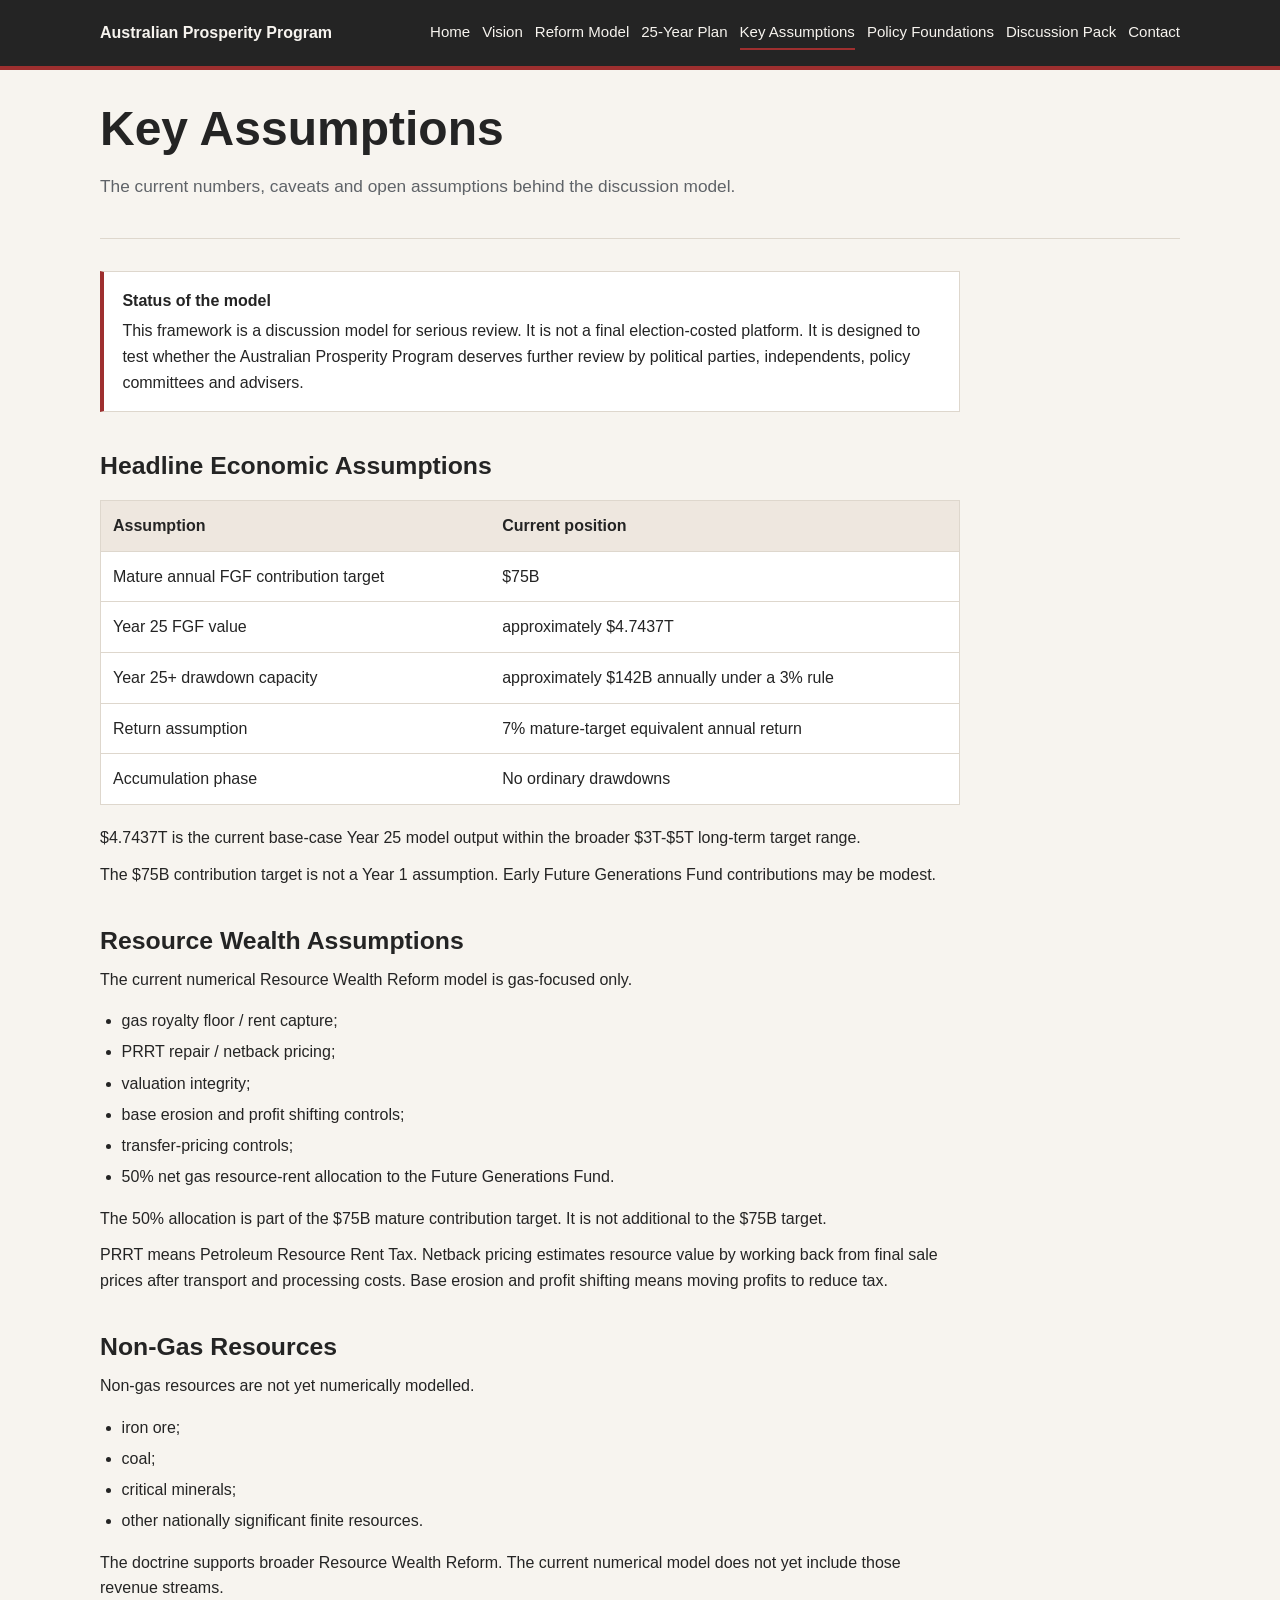
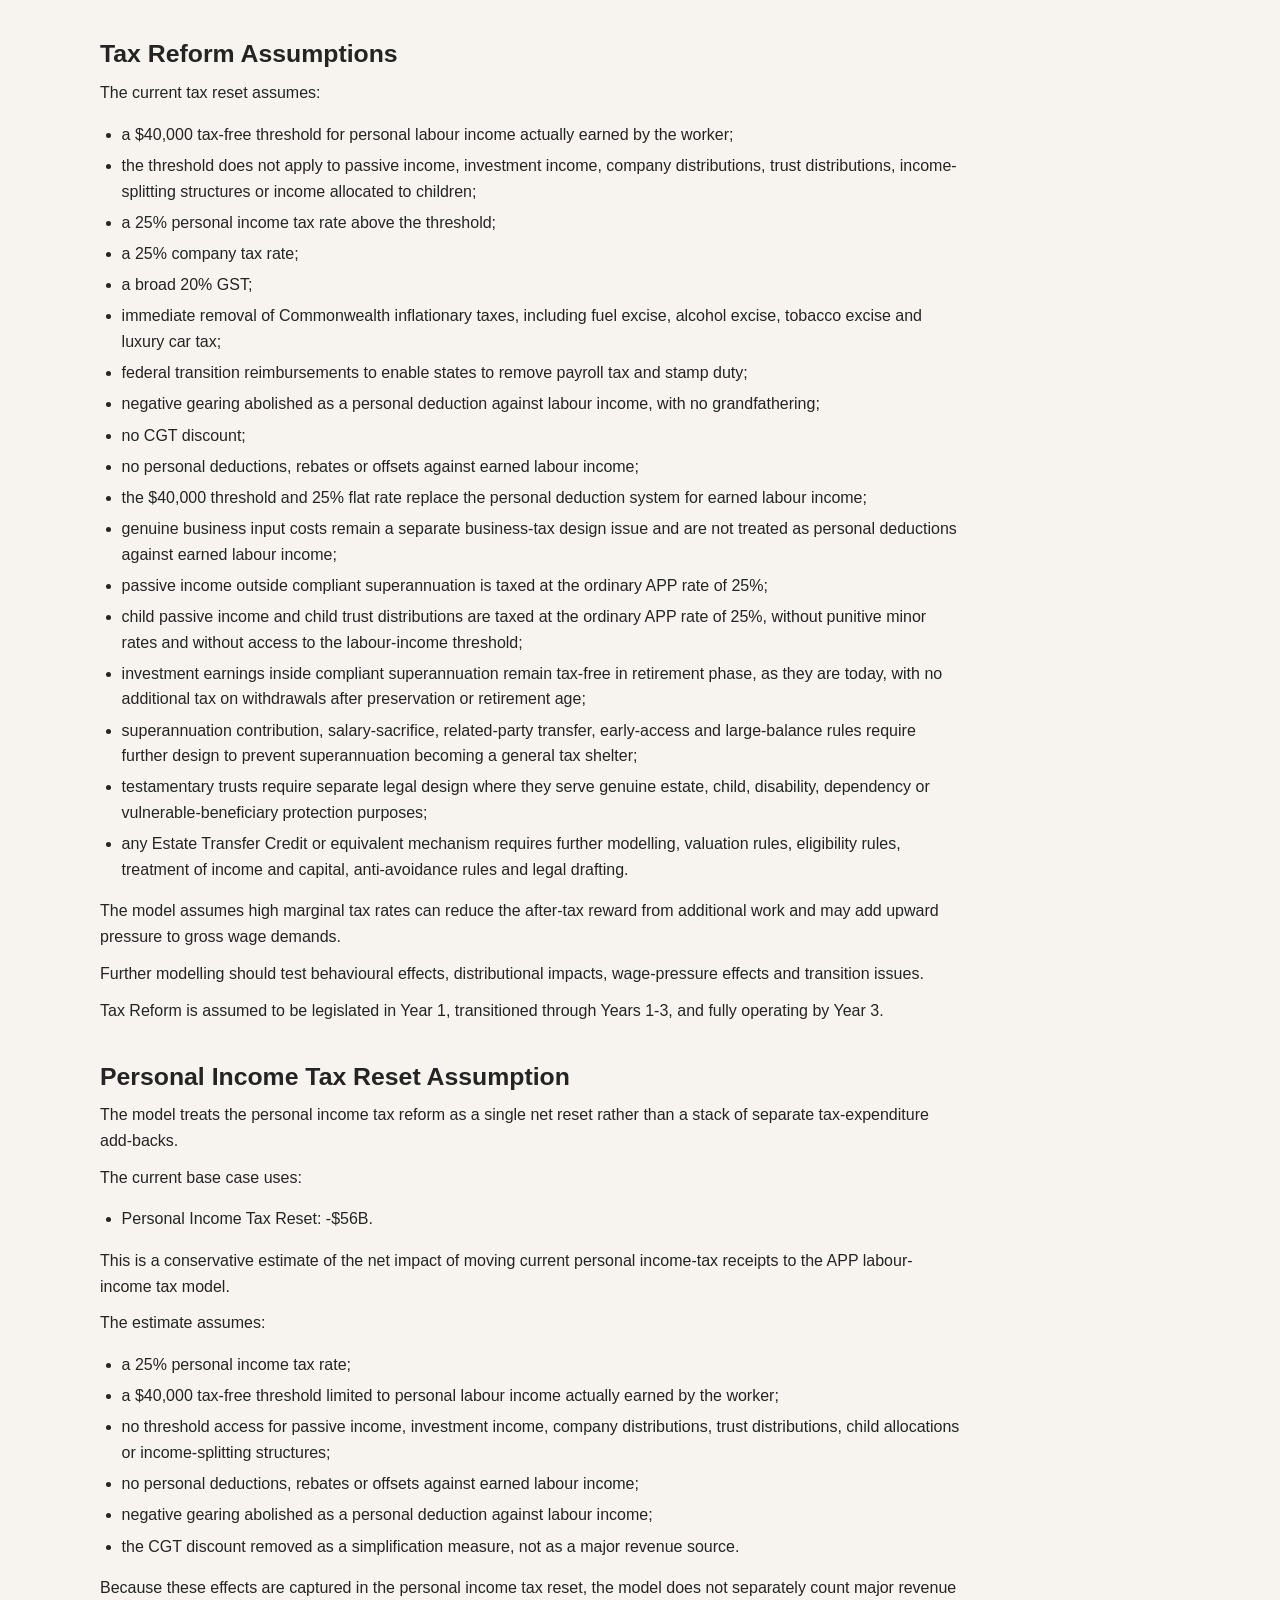
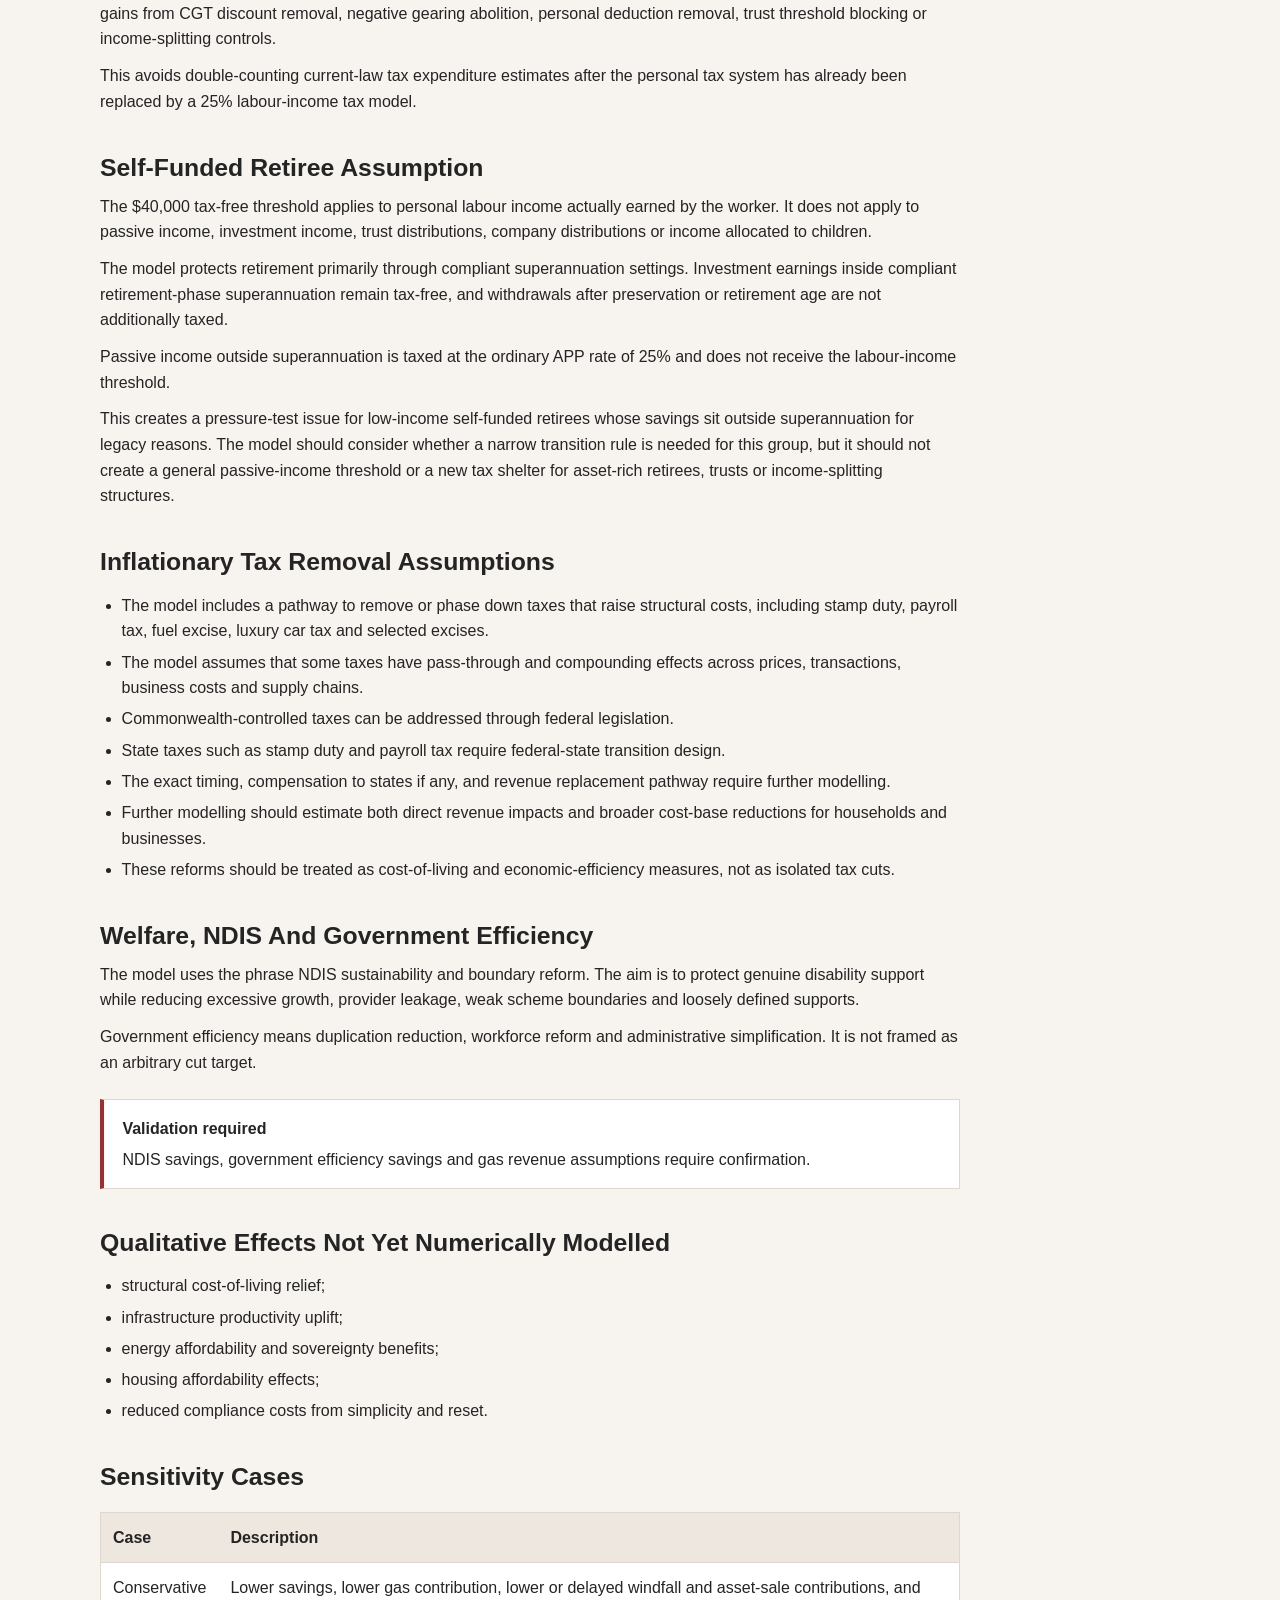
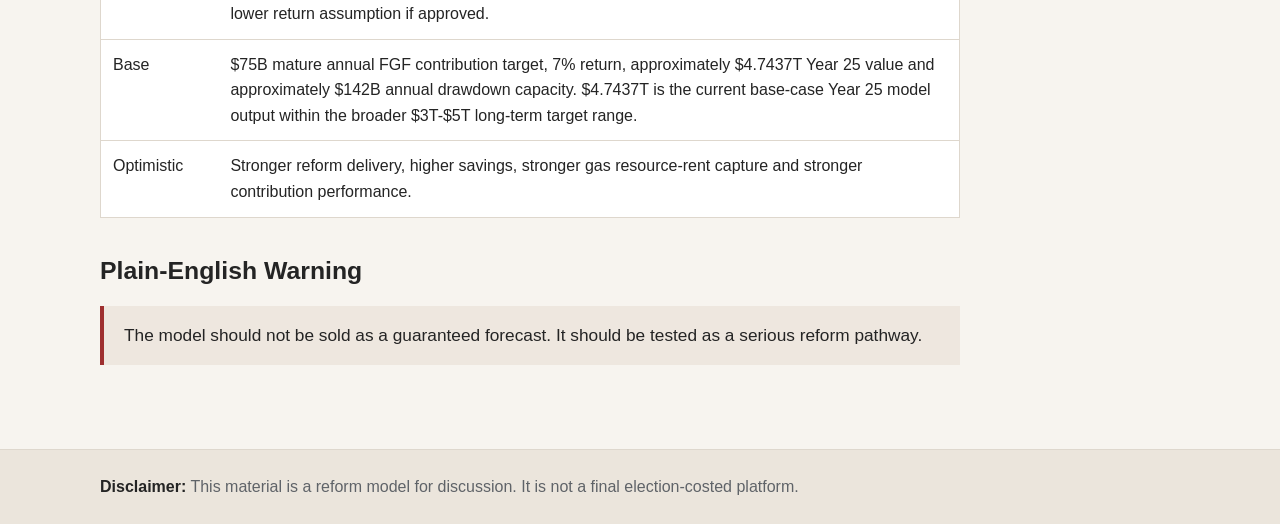
<file: key-assumptions.html>
<!doctype html>
<html lang="en">
<head>
  <meta charset="utf-8">
  <meta name="viewport" content="width=device-width, initial-scale=1">
  <meta http-equiv="Content-Security-Policy" content="default-src 'self'; script-src 'self' 'unsafe-inline' https://www.googletagmanager.com; style-src 'self'; img-src 'self' https://www.google-analytics.com https://www.googletagmanager.com; font-src 'self'; connect-src https://www.google-analytics.com https://region1.google-analytics.com; object-src 'none'; frame-src 'none'; base-uri 'self'; form-action 'self'; upgrade-insecure-requests">
  <meta name="referrer" content="no-referrer">
  <title>Key Assumptions | Australian Prosperity Program</title>
  <meta name="description" content="The core assumptions, caveats and modelling settings behind the Australian Prosperity Program reform model.">
  <meta name="robots" content="index, follow">
  <link rel="canonical" href="https://firstprecept.github.io/australian-prosperity-program/key-assumptions.html">
  <meta property="og:site_name" content="Australian Prosperity Program">
  <meta property="og:type" content="website">
  <meta property="og:title" content="Key Assumptions | Australian Prosperity Program">
  <meta property="og:description" content="The core assumptions, caveats and modelling settings behind the Australian Prosperity Program reform model.">
  <meta property="og:url" content="https://firstprecept.github.io/australian-prosperity-program/key-assumptions.html">
  <meta name="twitter:card" content="summary">
  <meta name="twitter:title" content="Key Assumptions | Australian Prosperity Program">
  <meta name="twitter:description" content="The core assumptions, caveats and modelling settings behind the Australian Prosperity Program reform model.">
  <link rel="stylesheet" href="assets/style.css">
  <script async src="https://www.googletagmanager.com/gtag/js?id=G-9YDKQJBTVT"></script>
  <script>
    window.dataLayer = window.dataLayer || [];
    function gtag(){dataLayer.push(arguments);}
    gtag('js', new Date());
    gtag('config', 'G-9YDKQJBTVT');
  </script>
</head>
<body>
  <header class="site-header">
    <div class="header-inner">
        <a class="brand" href="index.html">Australian Prosperity Program</a>
      <nav class="nav" aria-label="Primary">
        <a href="index.html">Home</a>
        <a href="vision.html">Vision</a>
        <a href="reform-model.html">Reform Model</a>
        <a href="twenty-five-year-plan.html">25-Year Plan</a>
        <a href="key-assumptions.html" aria-current="page">Key Assumptions</a>
        <a href="policy-foundations.html">Policy Foundations</a>
        <a href="discussion-pack.html">Discussion Pack</a>
        <a href="contact.html">Contact</a>
      </nav>
    </div>
  </header>
  <main class="page">
    <header class="page-header">
      <h1>Key Assumptions</h1>
      <p>The current numbers, caveats and open assumptions behind the discussion model.</p>
    </header>
    <article class="content">
      <div class="callout">
        <strong>Status of the model</strong>
        This framework is a discussion model for serious review. It is not a final election-costed platform. It is designed to test whether the Australian Prosperity Program deserves further review by political parties, independents, policy committees and advisers.
      </div>

      <h2>Headline Economic Assumptions</h2>
      <div class="table-wrap">
        <table>
          <thead><tr><th>Assumption</th><th>Current position</th></tr></thead>
          <tbody>
            <tr><td>Mature annual FGF contribution target</td><td>$75B</td></tr>
            <tr><td>Year 25 FGF value</td><td>approximately $4.7437T</td></tr>
            <tr><td>Year 25+ drawdown capacity</td><td>approximately $142B annually under a 3% rule</td></tr>
            <tr><td>Return assumption</td><td>7% mature-target equivalent annual return</td></tr>
            <tr><td>Accumulation phase</td><td>No ordinary drawdowns</td></tr>
          </tbody>
        </table>
      </div>
      <p>$4.7437T is the current base-case Year 25 model output within the broader $3T-$5T long-term target range.</p>
      <p>The $75B contribution target is not a Year 1 assumption. Early Future Generations Fund contributions may be modest.</p>

      <h2>Resource Wealth Assumptions</h2>
      <p>The current numerical Resource Wealth Reform model is gas-focused only.</p>
      <ul>
        <li>gas royalty floor / rent capture;</li>
        <li>PRRT repair / netback pricing;</li>
        <li>valuation integrity;</li>
        <li>base erosion and profit shifting controls;</li>
        <li>transfer-pricing controls;</li>
        <li>50% net gas resource-rent allocation to the Future Generations Fund.</li>
      </ul>
      <p>The 50% allocation is part of the $75B mature contribution target. It is not additional to the $75B target.</p>
      <p>PRRT means Petroleum Resource Rent Tax. Netback pricing estimates resource value by working back from final sale prices after transport and processing costs. Base erosion and profit shifting means moving profits to reduce tax.</p>

      <h2>Non-Gas Resources</h2>
      <p>Non-gas resources are not yet numerically modelled.</p>
      <ul>
        <li>iron ore;</li>
        <li>coal;</li>
        <li>critical minerals;</li>
        <li>other nationally significant finite resources.</li>
      </ul>
      <p>The doctrine supports broader Resource Wealth Reform. The current numerical model does not yet include those revenue streams.</p>

      <h2>Tax Reform Assumptions</h2>
      <p>The current tax reset assumes:</p>
      <ul>
        <li>a $40,000 tax-free threshold for personal labour income actually earned by the worker;</li>
        <li>the threshold does not apply to passive income, investment income, company distributions, trust distributions, income-splitting structures or income allocated to children;</li>
        <li>a 25% personal income tax rate above the threshold;</li>
        <li>a 25% company tax rate;</li>
        <li>a broad 20% GST;</li>
        <li>immediate removal of Commonwealth inflationary taxes, including fuel excise, alcohol excise, tobacco excise and luxury car tax;</li>
        <li>federal transition reimbursements to enable states to remove payroll tax and stamp duty;</li>
        <li>negative gearing abolished as a personal deduction against labour income, with no grandfathering;</li>
        <li>no CGT discount;</li>
        <li>no personal deductions, rebates or offsets against earned labour income;</li>
        <li>the $40,000 threshold and 25% flat rate replace the personal deduction system for earned labour income;</li>
        <li>genuine business input costs remain a separate business-tax design issue and are not treated as personal deductions against earned labour income;</li>
        <li>passive income outside compliant superannuation is taxed at the ordinary APP rate of 25%;</li>
        <li>child passive income and child trust distributions are taxed at the ordinary APP rate of 25%, without punitive minor rates and without access to the labour-income threshold;</li>
        <li>investment earnings inside compliant superannuation remain tax-free in retirement phase, as they are today, with no additional tax on withdrawals after preservation or retirement age;</li>
        <li>superannuation contribution, salary-sacrifice, related-party transfer, early-access and large-balance rules require further design to prevent superannuation becoming a general tax shelter;</li>
        <li>testamentary trusts require separate legal design where they serve genuine estate, child, disability, dependency or vulnerable-beneficiary protection purposes;</li>
        <li>any Estate Transfer Credit or equivalent mechanism requires further modelling, valuation rules, eligibility rules, treatment of income and capital, anti-avoidance rules and legal drafting.</li>
      </ul>
      <p>The model assumes high marginal tax rates can reduce the after-tax reward from additional work and may add upward pressure to gross wage demands.</p>
      <p>Further modelling should test behavioural effects, distributional impacts, wage-pressure effects and transition issues.</p>
      <p>Tax Reform is assumed to be legislated in Year 1, transitioned through Years 1-3, and fully operating by Year 3.</p>

      <h2>Personal Income Tax Reset Assumption</h2>
      <p>The model treats the personal income tax reform as a single net reset rather than a stack of separate tax-expenditure add-backs.</p>
      <p>The current base case uses:</p>
      <ul>
        <li>Personal Income Tax Reset: -$56B.</li>
      </ul>
      <p>This is a conservative estimate of the net impact of moving current personal income-tax receipts to the APP labour-income tax model.</p>
      <p>The estimate assumes:</p>
      <ul>
        <li>a 25% personal income tax rate;</li>
        <li>a $40,000 tax-free threshold limited to personal labour income actually earned by the worker;</li>
        <li>no threshold access for passive income, investment income, company distributions, trust distributions, child allocations or income-splitting structures;</li>
        <li>no personal deductions, rebates or offsets against earned labour income;</li>
        <li>negative gearing abolished as a personal deduction against labour income;</li>
        <li>the CGT discount removed as a simplification measure, not as a major revenue source.</li>
      </ul>
      <p>Because these effects are captured in the personal income tax reset, the model does not separately count major revenue gains from CGT discount removal, negative gearing abolition, personal deduction removal, trust threshold blocking or income-splitting controls.</p>
      <p>This avoids double-counting current-law tax expenditure estimates after the personal tax system has already been replaced by a 25% labour-income tax model.</p>

      <h2>Self-Funded Retiree Assumption</h2>
      <p>The $40,000 tax-free threshold applies to personal labour income actually earned by the worker. It does not apply to passive income, investment income, trust distributions, company distributions or income allocated to children.</p>
      <p>The model protects retirement primarily through compliant superannuation settings. Investment earnings inside compliant retirement-phase superannuation remain tax-free, and withdrawals after preservation or retirement age are not additionally taxed.</p>
      <p>Passive income outside superannuation is taxed at the ordinary APP rate of 25% and does not receive the labour-income threshold.</p>
      <p>This creates a pressure-test issue for low-income self-funded retirees whose savings sit outside superannuation for legacy reasons. The model should consider whether a narrow transition rule is needed for this group, but it should not create a general passive-income threshold or a new tax shelter for asset-rich retirees, trusts or income-splitting structures.</p>

      <h2>Inflationary Tax Removal Assumptions</h2>
      <ul>
        <li>The model includes a pathway to remove or phase down taxes that raise structural costs, including stamp duty, payroll tax, fuel excise, luxury car tax and selected excises.</li>
        <li>The model assumes that some taxes have pass-through and compounding effects across prices, transactions, business costs and supply chains.</li>
        <li>Commonwealth-controlled taxes can be addressed through federal legislation.</li>
        <li>State taxes such as stamp duty and payroll tax require federal-state transition design.</li>
        <li>The exact timing, compensation to states if any, and revenue replacement pathway require further modelling.</li>
        <li>Further modelling should estimate both direct revenue impacts and broader cost-base reductions for households and businesses.</li>
        <li>These reforms should be treated as cost-of-living and economic-efficiency measures, not as isolated tax cuts.</li>
      </ul>

      <h2>Welfare, NDIS And Government Efficiency</h2>
      <p>The model uses the phrase NDIS sustainability and boundary reform. The aim is to protect genuine disability support while reducing excessive growth, provider leakage, weak scheme boundaries and loosely defined supports.</p>
      <p>Government efficiency means duplication reduction, workforce reform and administrative simplification. It is not framed as an arbitrary cut target.</p>
      <div class="callout">
        <strong>Validation required</strong>
        NDIS savings, government efficiency savings and gas revenue assumptions require confirmation.
      </div>

      <h2>Qualitative Effects Not Yet Numerically Modelled</h2>
      <ul>
        <li>structural cost-of-living relief;</li>
        <li>infrastructure productivity uplift;</li>
        <li>energy affordability and sovereignty benefits;</li>
        <li>housing affordability effects;</li>
        <li>reduced compliance costs from simplicity and reset.</li>
      </ul>

      <h2>Sensitivity Cases</h2>
      <div class="table-wrap">
        <table>
          <thead><tr><th>Case</th><th>Description</th></tr></thead>
          <tbody>
            <tr><td>Conservative</td><td>Lower savings, lower gas contribution, lower or delayed windfall and asset-sale contributions, and lower return assumption if approved.</td></tr>
            <tr><td>Base</td><td>$75B mature annual FGF contribution target, 7% return, approximately $4.7437T Year 25 value and approximately $142B annual drawdown capacity. $4.7437T is the current base-case Year 25 model output within the broader $3T-$5T long-term target range.</td></tr>
            <tr><td>Optimistic</td><td>Stronger reform delivery, higher savings, stronger gas resource-rent capture and stronger contribution performance.</td></tr>
          </tbody>
        </table>
      </div>

      <h2>Plain-English Warning</h2>
      <blockquote>The model should not be sold as a guaranteed forecast. It should be tested as a serious reform pathway.</blockquote>
    </article>
  </main>
  <footer class="site-footer"><div class="footer-inner"><strong>Disclaimer:</strong> This material is a reform model for discussion. It is not a final election-costed platform.</div></footer>
</body>
</html>
</file>
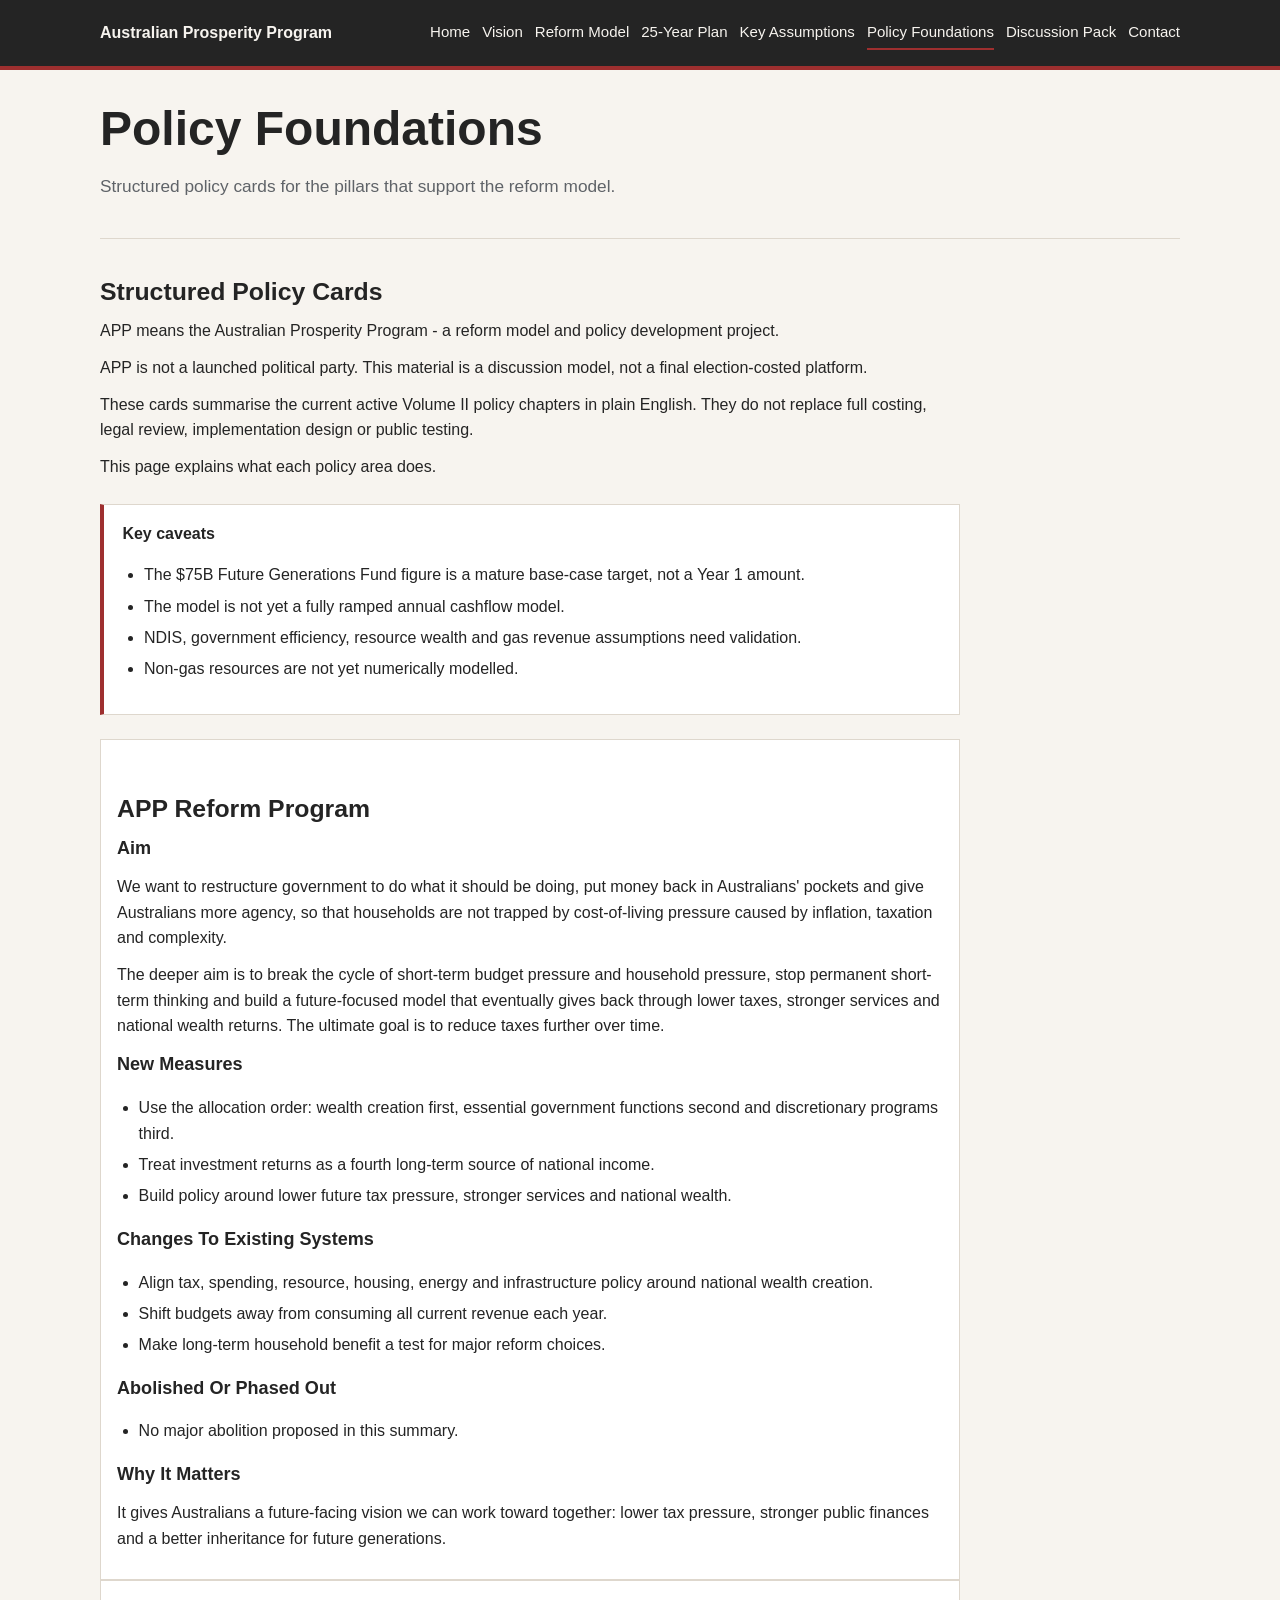
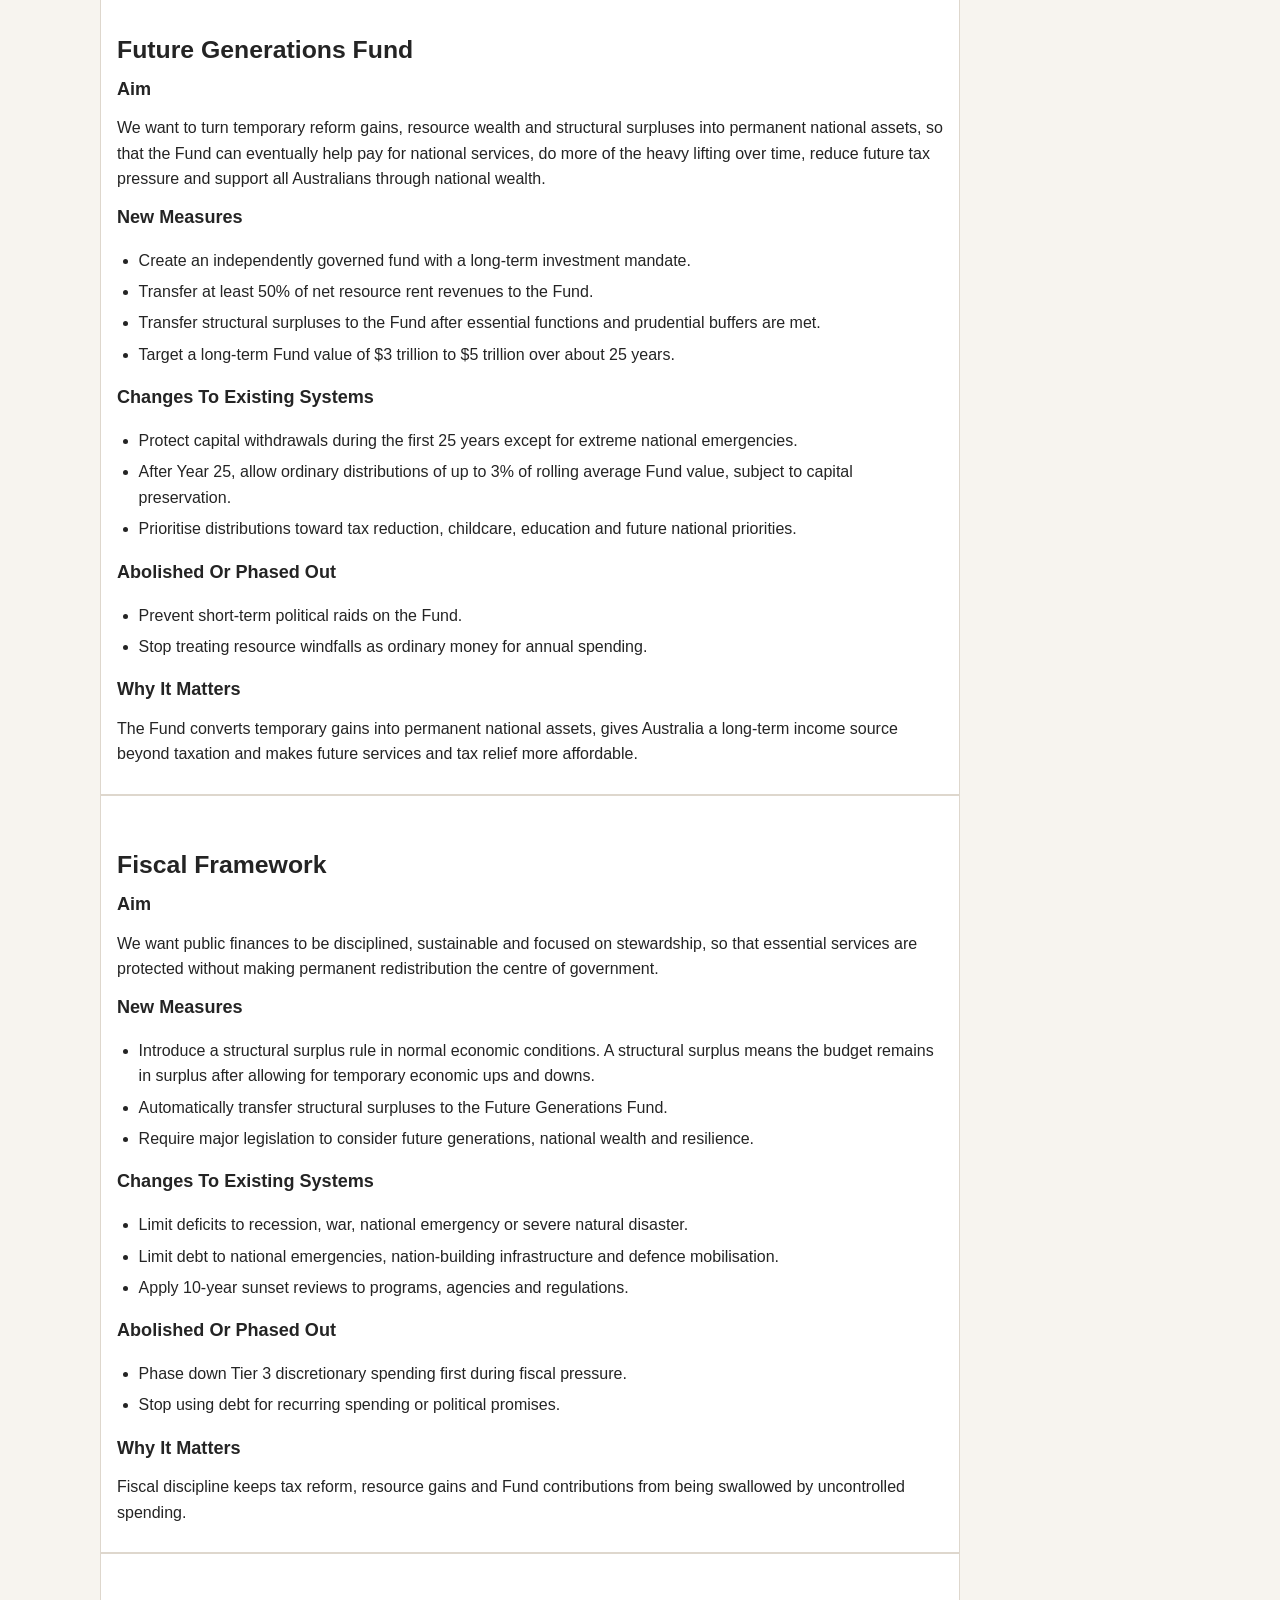
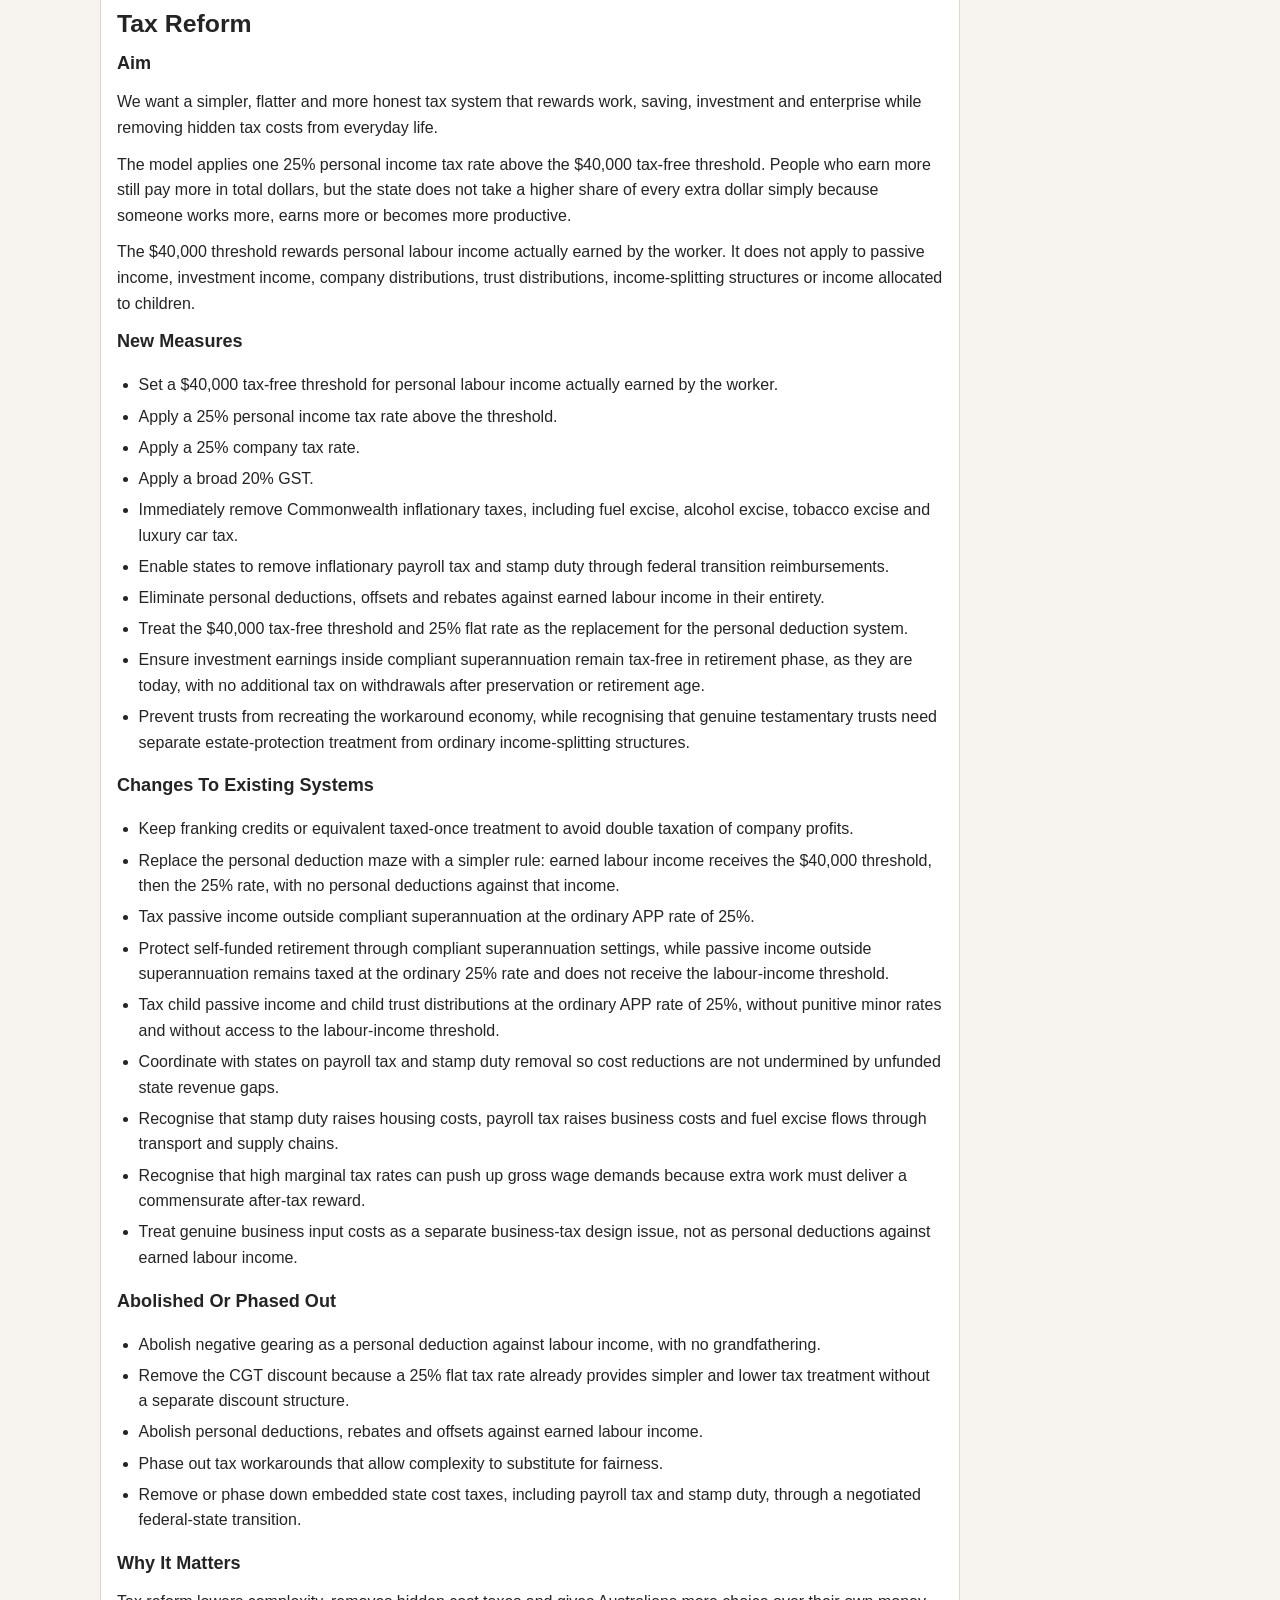
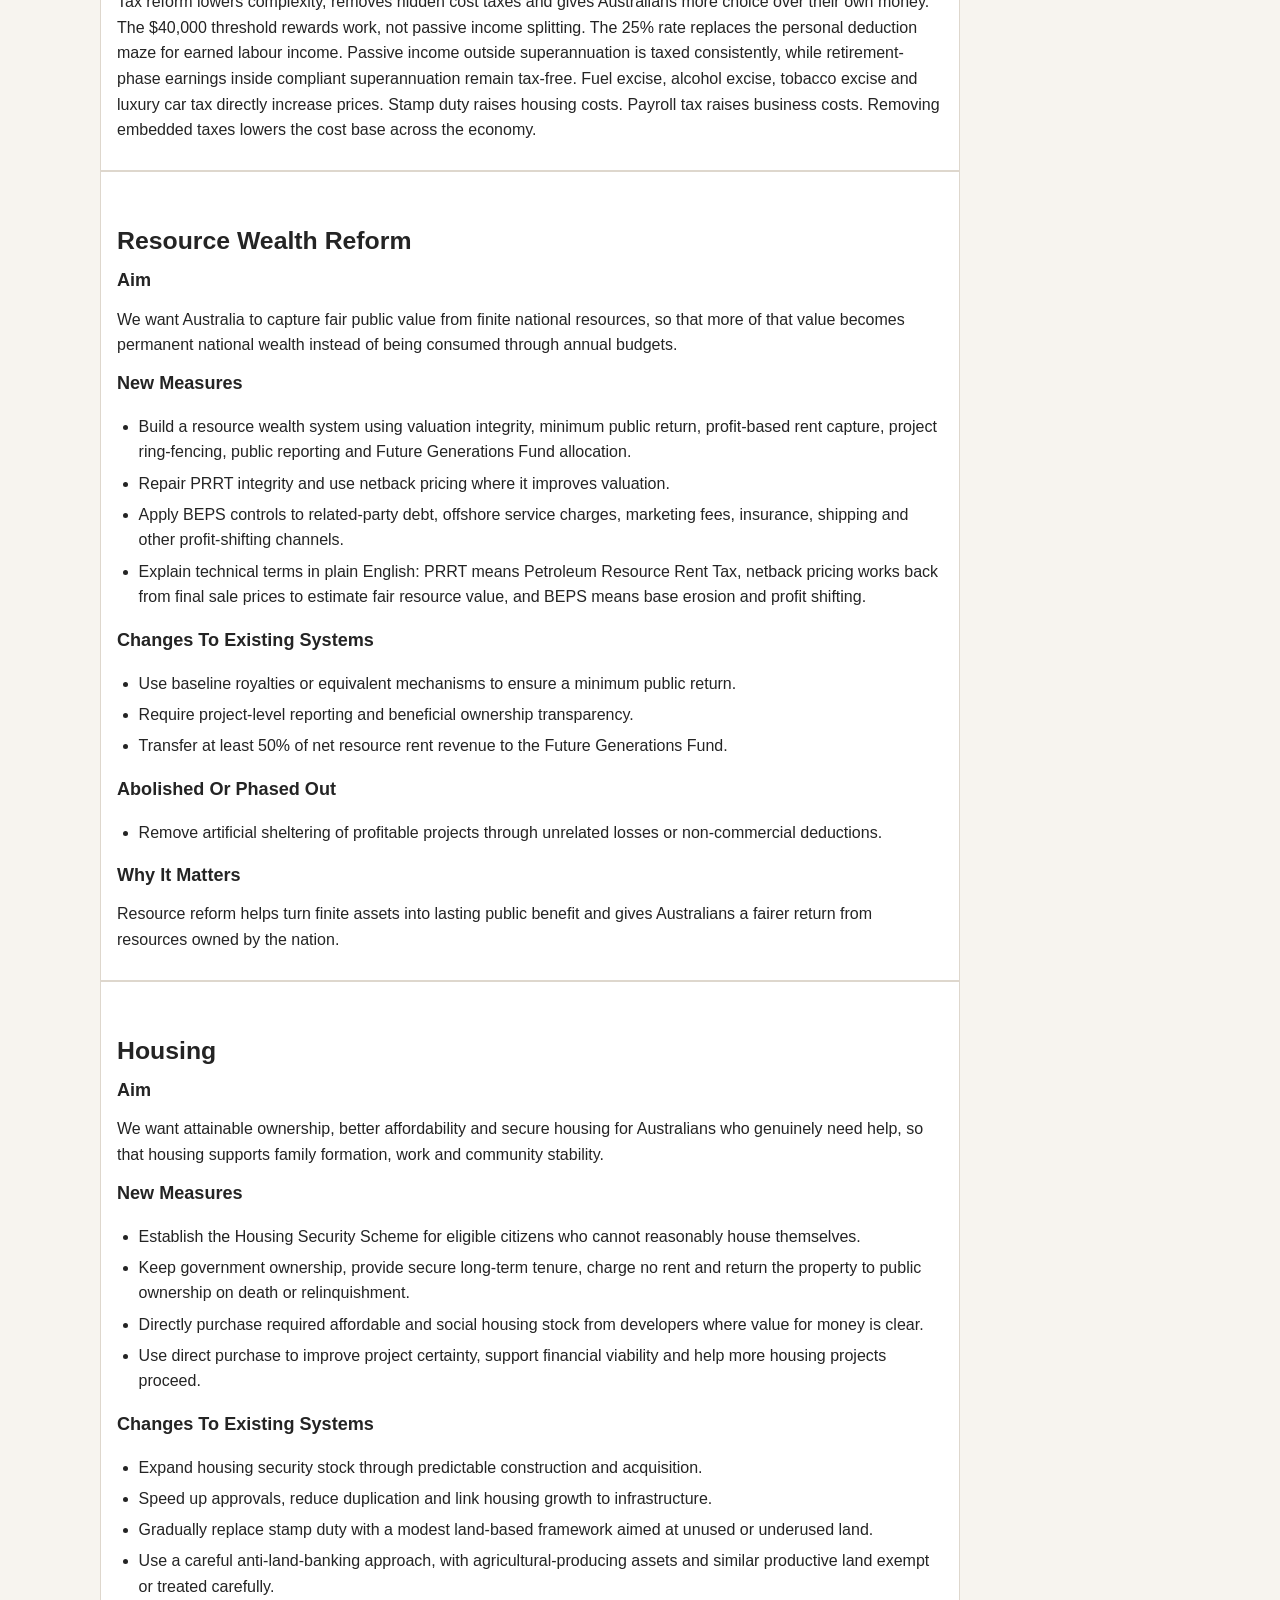
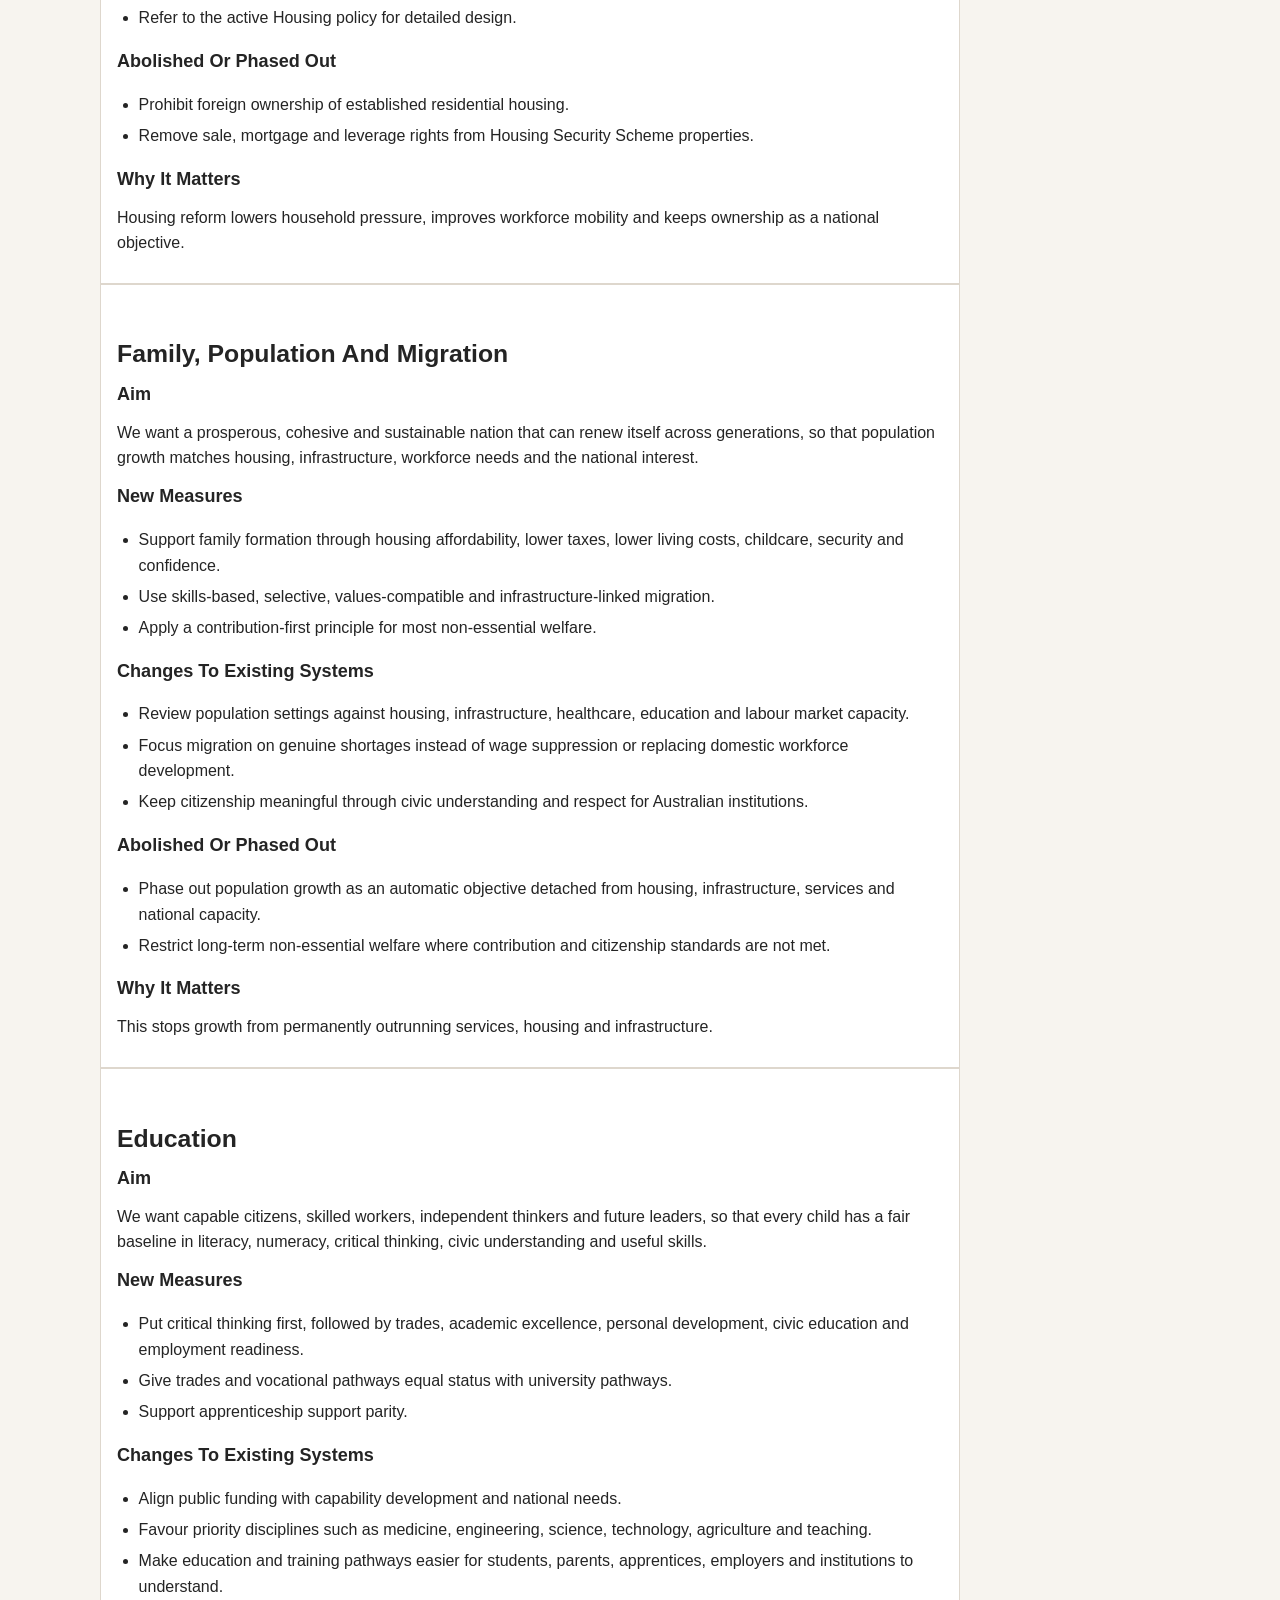
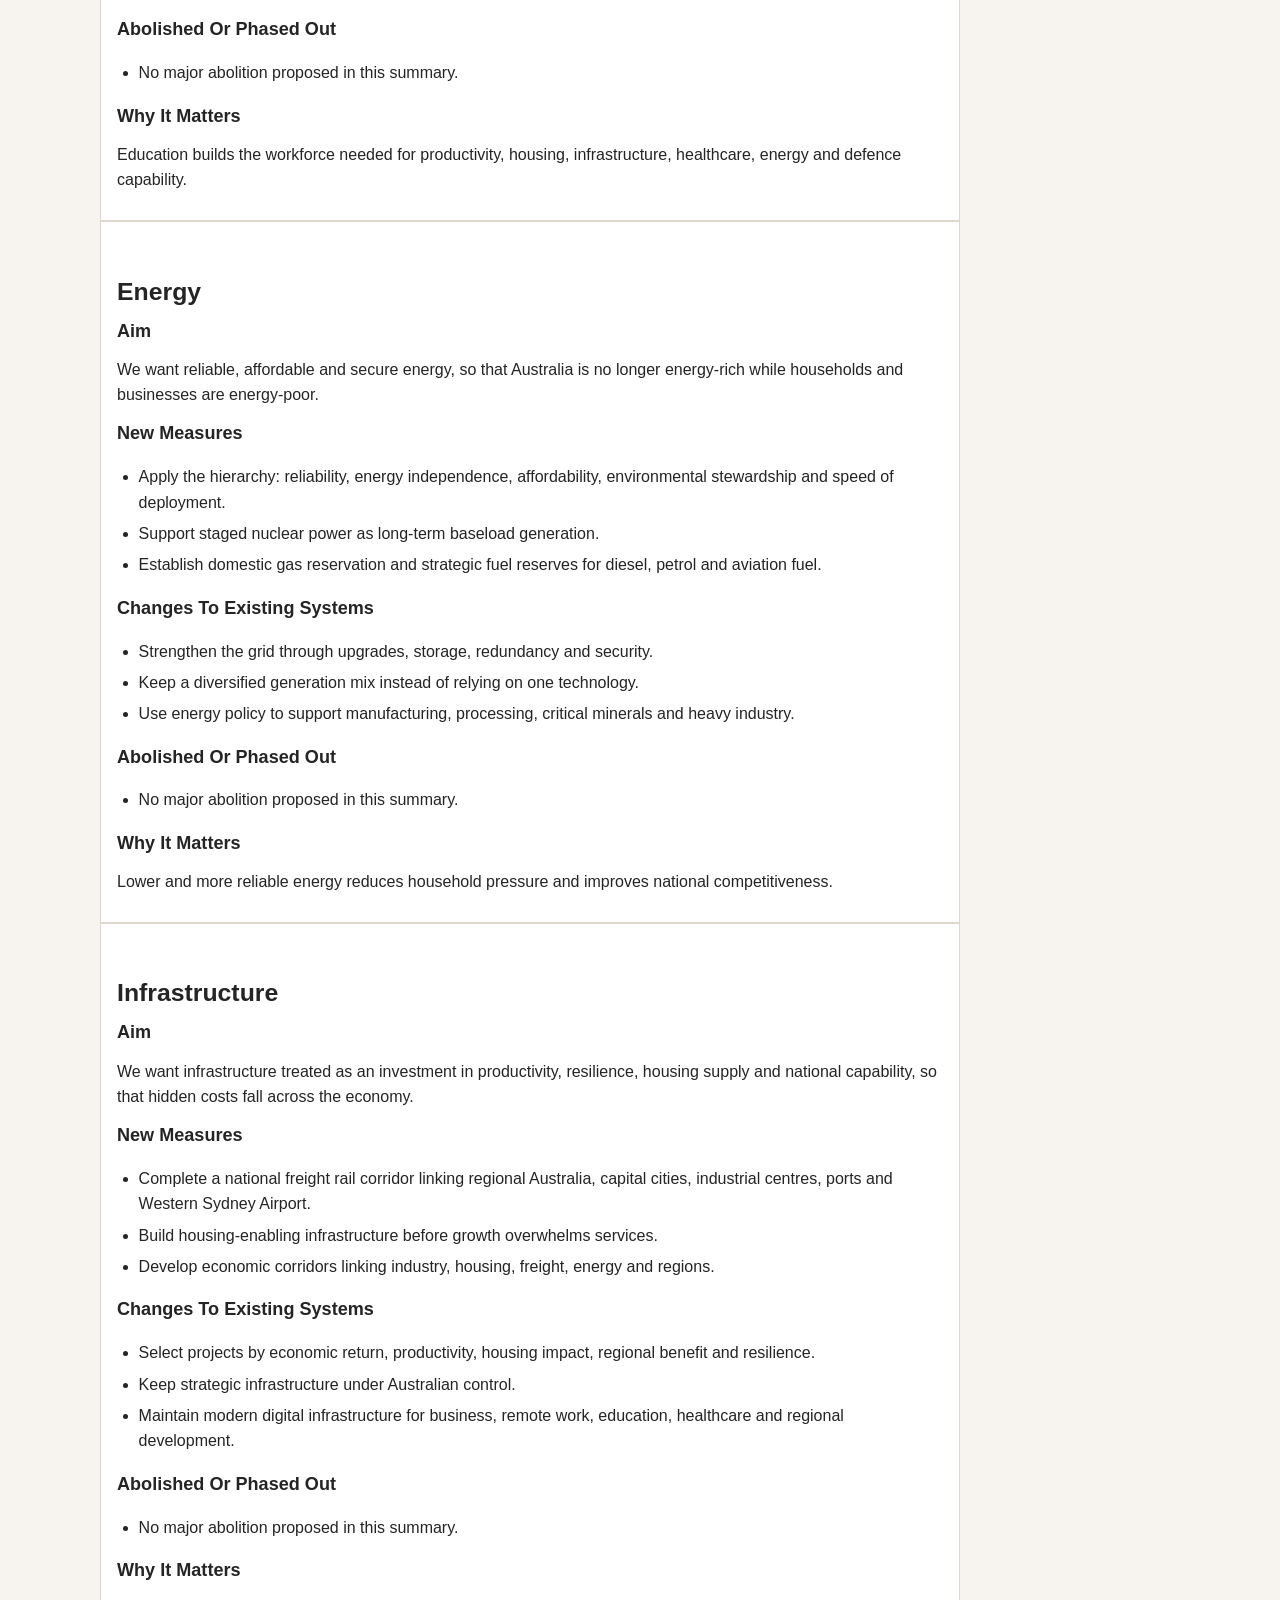
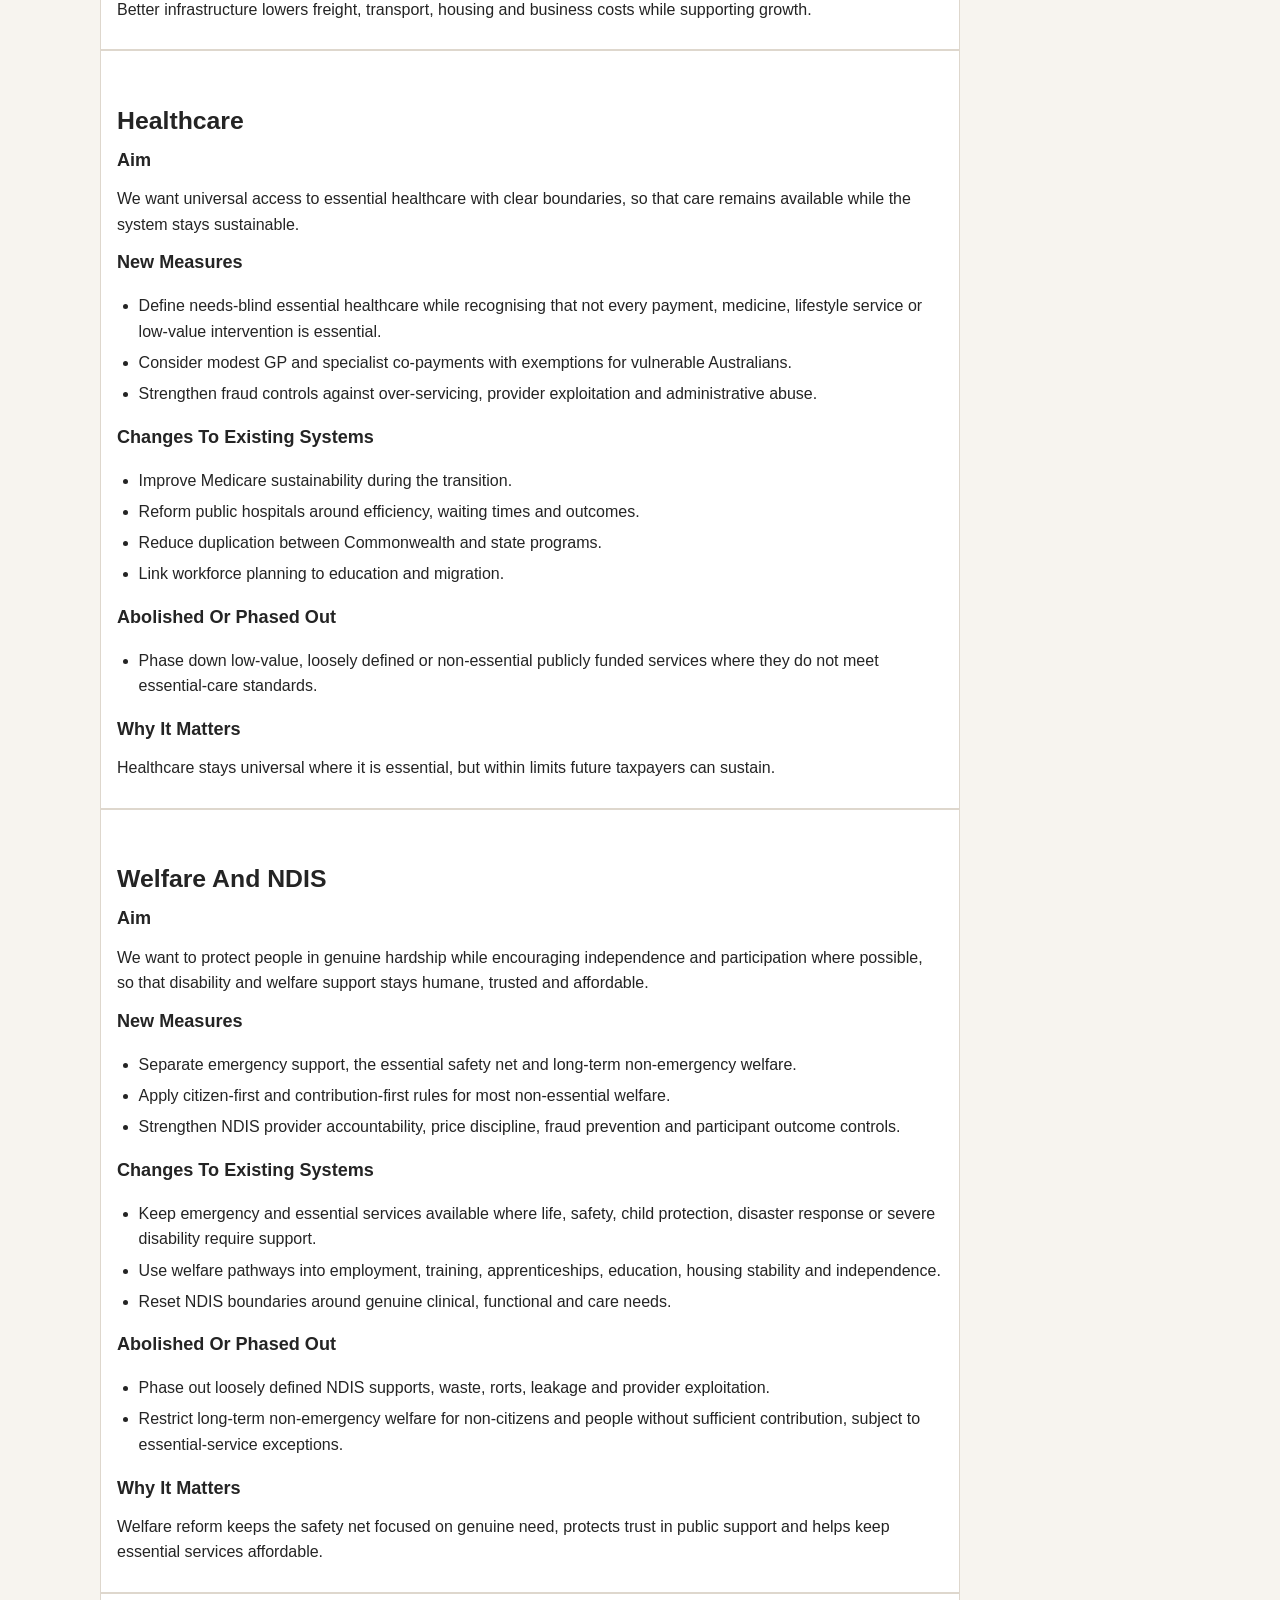
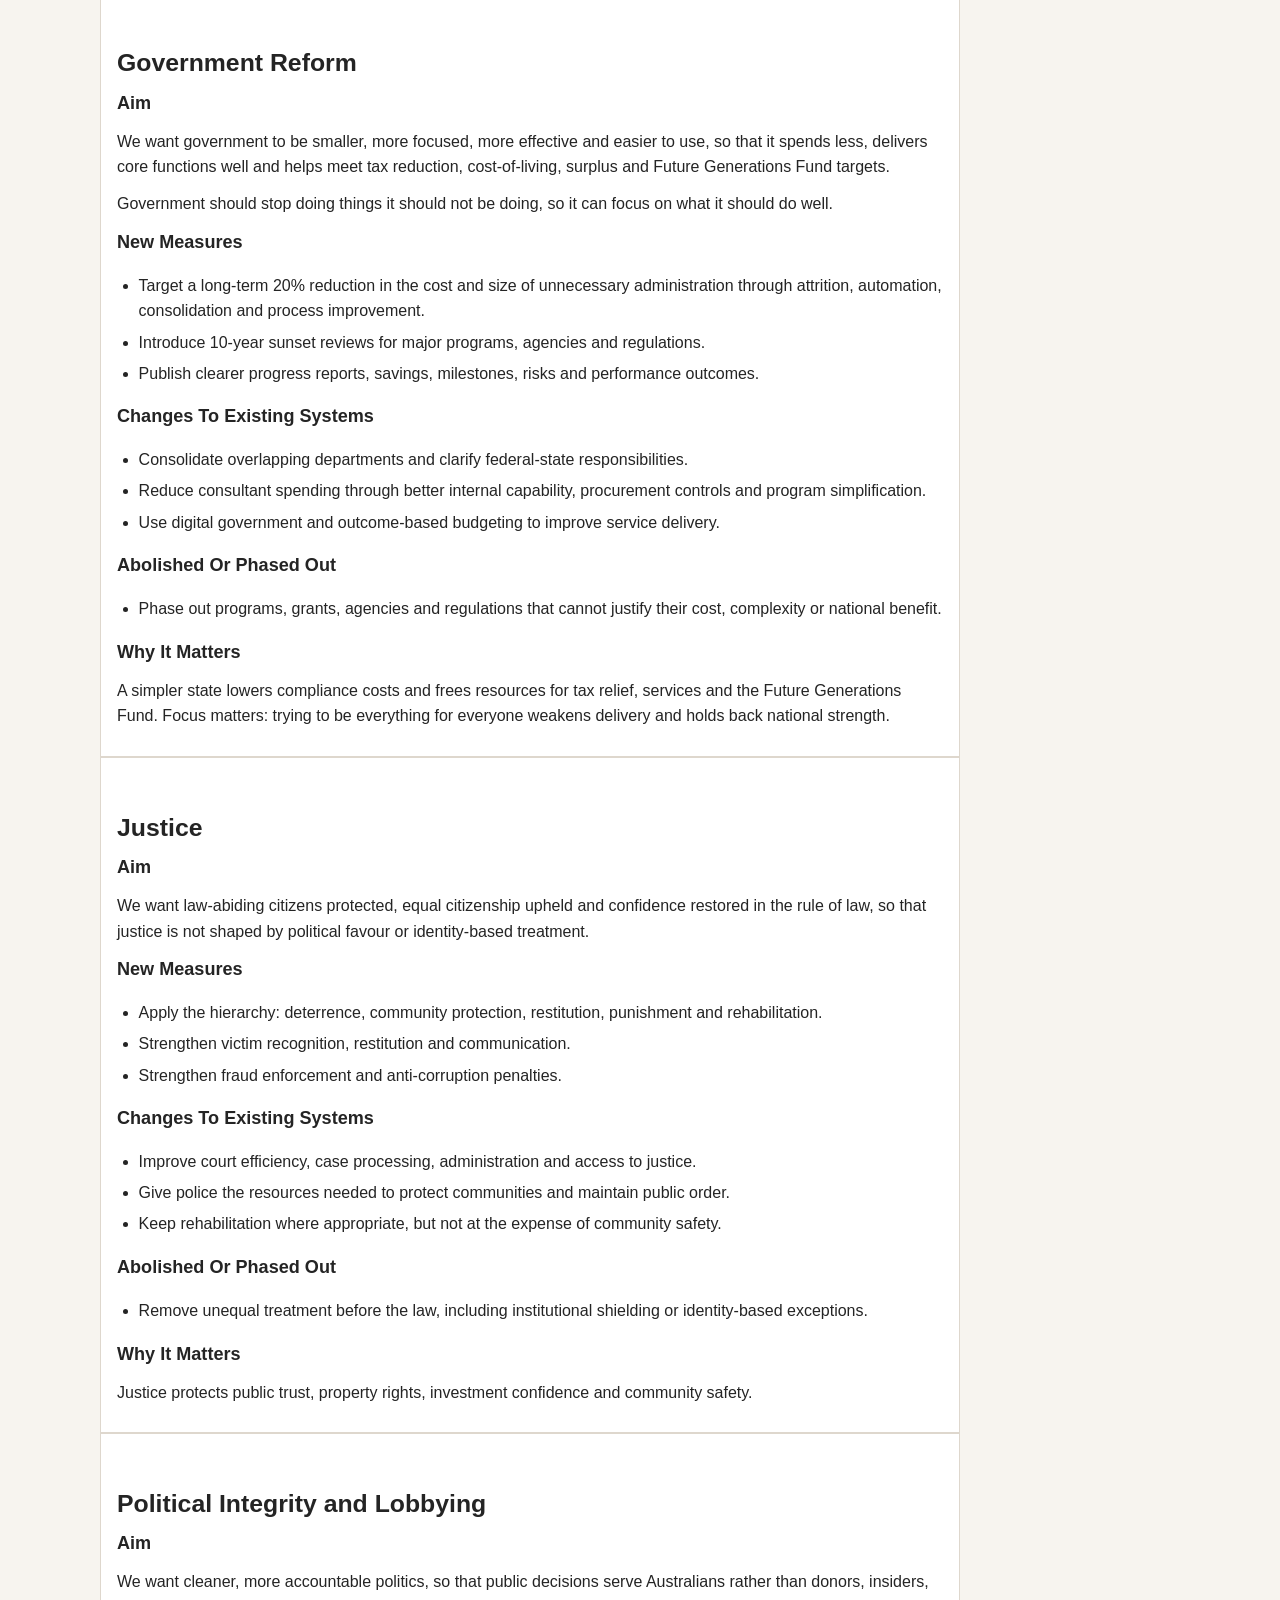
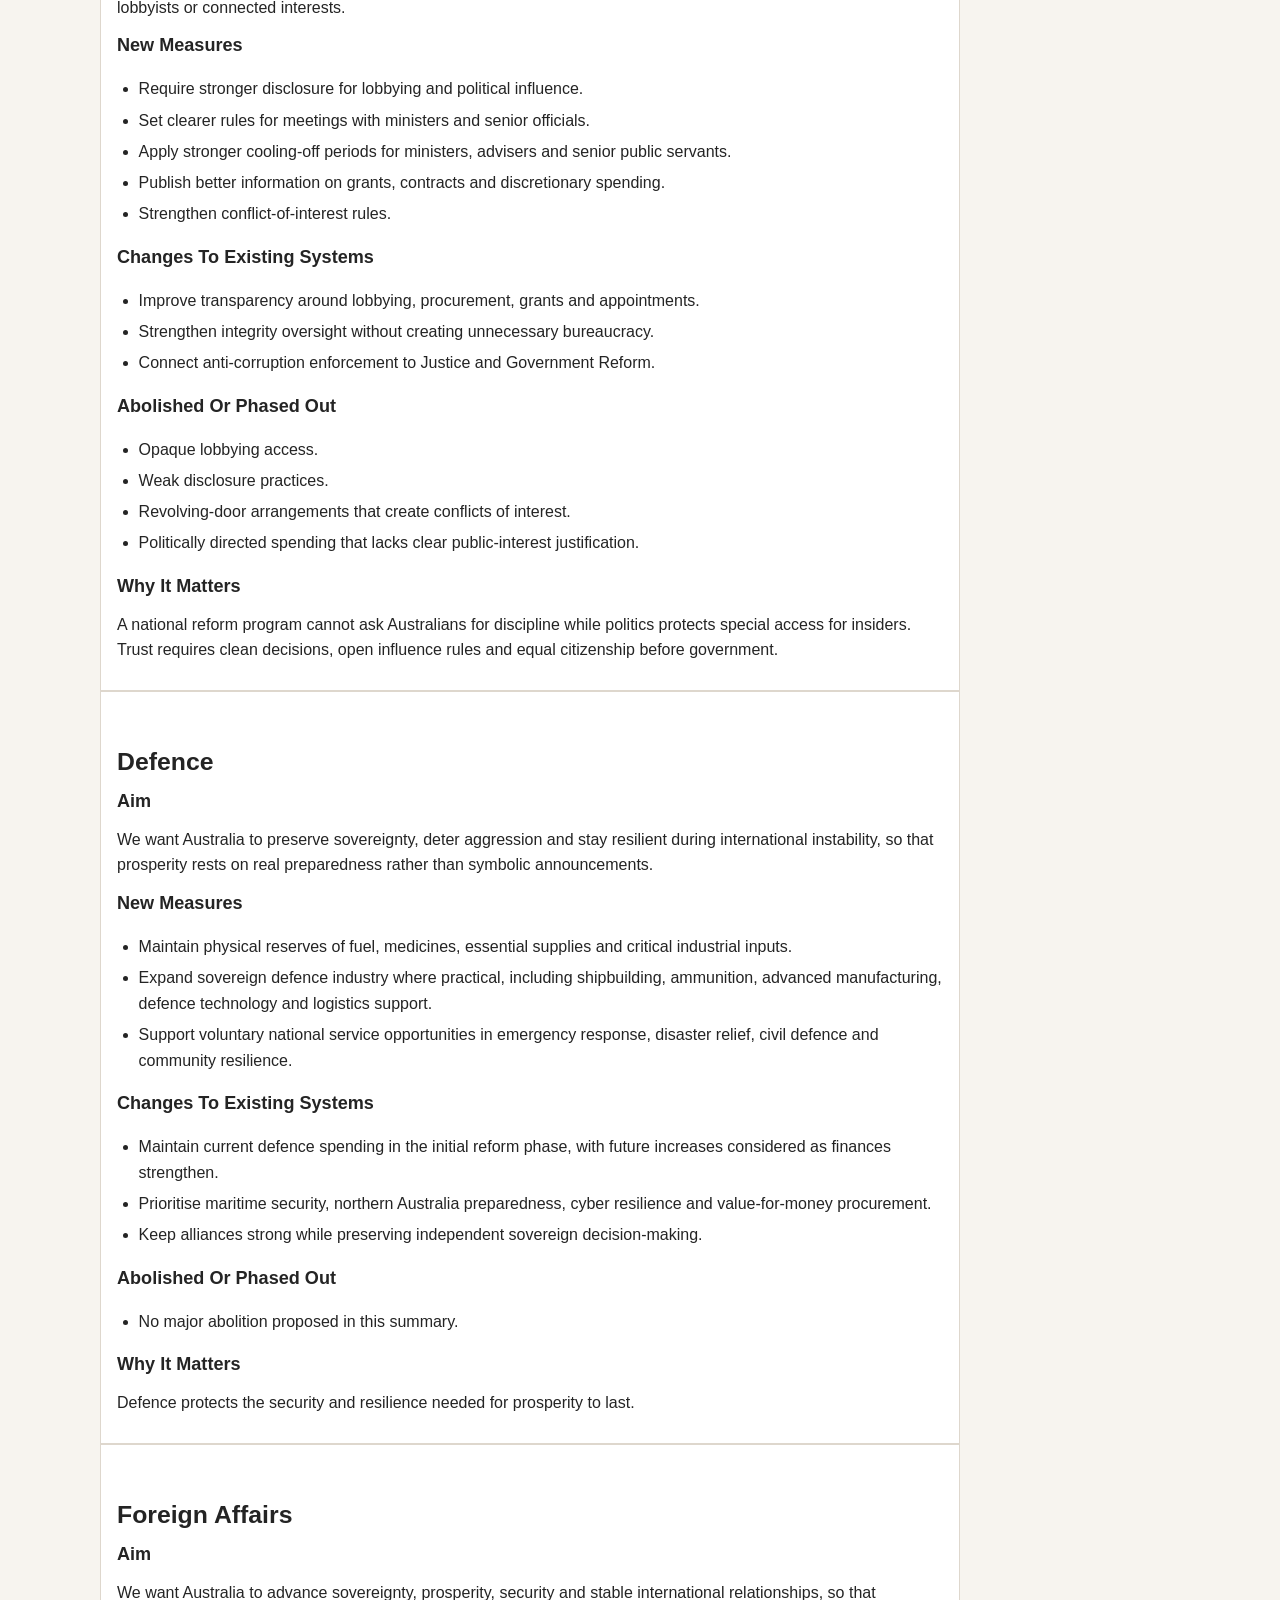
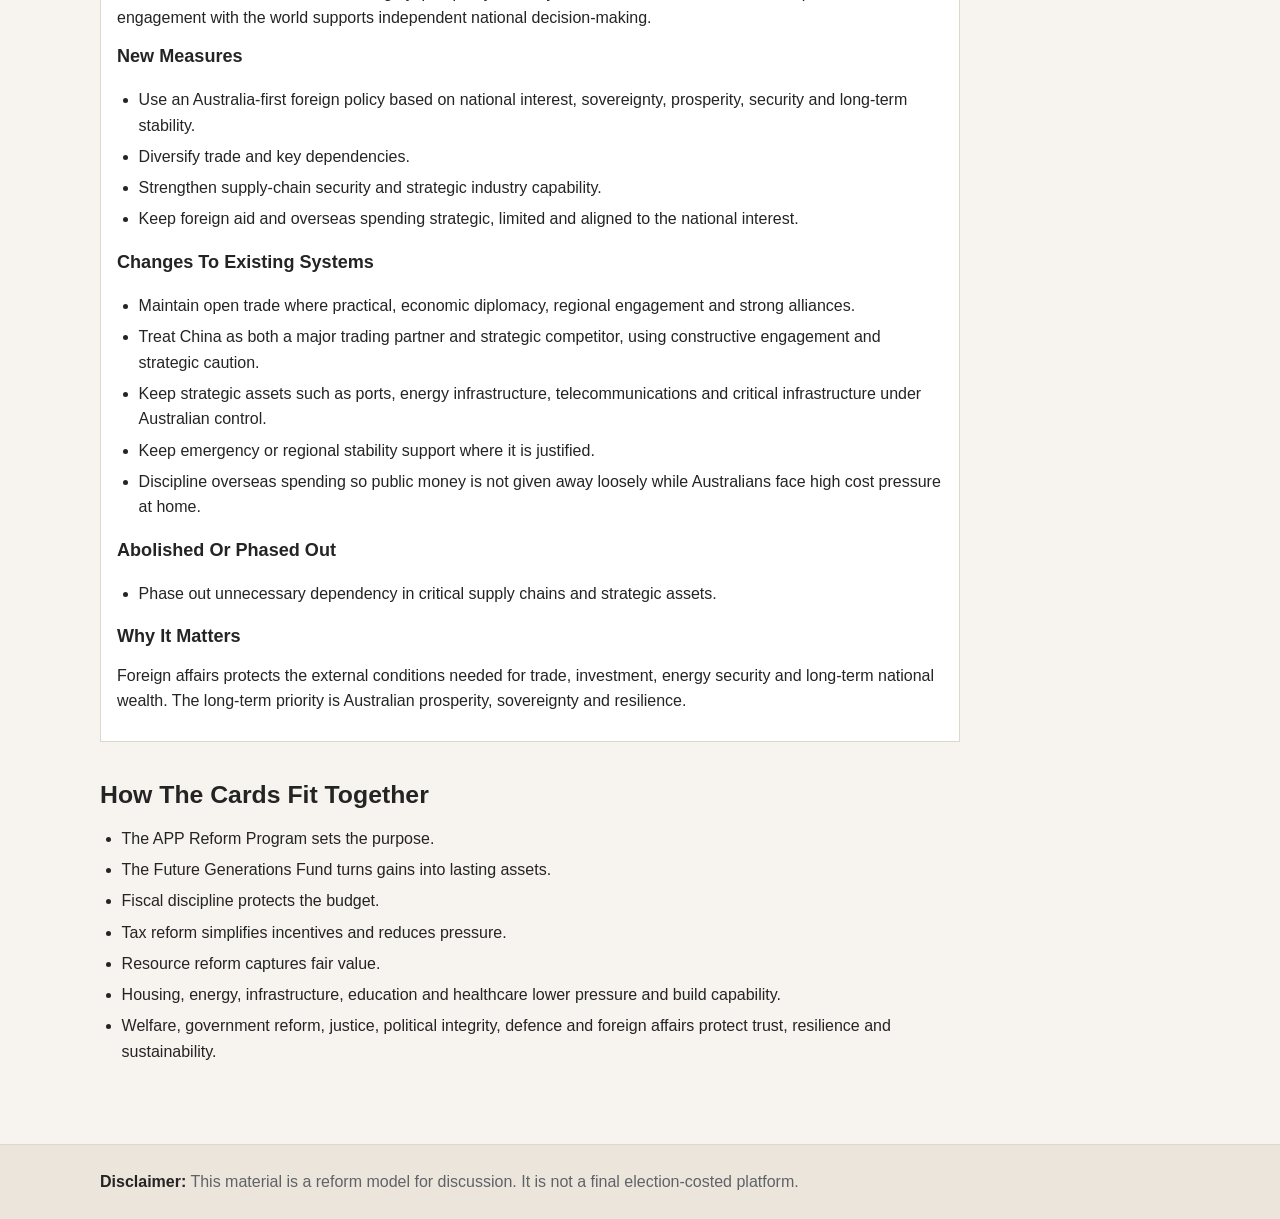
<file: policy-foundations.html>
<!doctype html>
<html lang="en">
<head>
  <meta charset="utf-8">
  <meta name="viewport" content="width=device-width, initial-scale=1">
  <meta http-equiv="Content-Security-Policy" content="default-src 'self'; script-src 'self' 'unsafe-inline' https://www.googletagmanager.com; style-src 'self'; img-src 'self' https://www.google-analytics.com https://www.googletagmanager.com; font-src 'self'; connect-src https://www.google-analytics.com https://region1.google-analytics.com; object-src 'none'; frame-src 'none'; base-uri 'self'; form-action 'self'; upgrade-insecure-requests">
  <meta name="referrer" content="no-referrer">
  <title>Policy Foundations | Australian Prosperity Program</title>
  <meta name="description" content="Plain-English policy foundations for tax reform, resource wealth, welfare, healthcare, housing, education, energy, defence and national capability.">
  <meta name="robots" content="index, follow">
  <link rel="canonical" href="https://firstprecept.github.io/australian-prosperity-program/policy-foundations.html">
  <meta property="og:site_name" content="Australian Prosperity Program">
  <meta property="og:type" content="website">
  <meta property="og:title" content="Policy Foundations | Australian Prosperity Program">
  <meta property="og:description" content="Plain-English policy foundations for tax reform, resource wealth, welfare, healthcare, housing, education, energy, defence and national capability.">
  <meta property="og:url" content="https://firstprecept.github.io/australian-prosperity-program/policy-foundations.html">
  <meta name="twitter:card" content="summary">
  <meta name="twitter:title" content="Policy Foundations | Australian Prosperity Program">
  <meta name="twitter:description" content="Plain-English policy foundations for tax reform, resource wealth, welfare, healthcare, housing, education, energy, defence and national capability.">
  <link rel="stylesheet" href="assets/style.css">
  <script async src="https://www.googletagmanager.com/gtag/js?id=G-9YDKQJBTVT"></script>
  <script>
    window.dataLayer = window.dataLayer || [];
    function gtag(){dataLayer.push(arguments);}
    gtag('js', new Date());
    gtag('config', 'G-9YDKQJBTVT');
  </script>
</head>
<body>
  <header class="site-header">
    <div class="header-inner">
        <a class="brand" href="index.html">Australian Prosperity Program</a>
      <nav class="nav" aria-label="Primary">
        <a href="index.html">Home</a>
        <a href="vision.html">Vision</a>
        <a href="reform-model.html">Reform Model</a>
        <a href="twenty-five-year-plan.html">25-Year Plan</a>
        <a href="key-assumptions.html">Key Assumptions</a>
        <a href="policy-foundations.html" aria-current="page">Policy Foundations</a>
        <a href="discussion-pack.html">Discussion Pack</a>
        <a href="contact.html">Contact</a>
      </nav>
    </div>
  </header>
  <main class="page">
    <header class="page-header">
      <h1>Policy Foundations</h1>
      <p>Structured policy cards for the pillars that support the reform model.</p>
    </header>
    <article class="content">
      <h2>Structured Policy Cards</h2>
      <p>APP means the Australian Prosperity Program - a reform model and policy development project.</p>
      <p>APP is not a launched political party. This material is a discussion model, not a final election-costed platform.</p>
      <p>These cards summarise the current active Volume II policy chapters in plain English. They do not replace full costing, legal review, implementation design or public testing.</p>
      <p>This page explains what each policy area does.</p>
      <div class="callout">
        <strong>Key caveats</strong>
        <ul>
          <li>The $75B Future Generations Fund figure is a mature base-case target, not a Year 1 amount.</li>
          <li>The model is not yet a fully ramped annual cashflow model.</li>
          <li>NDIS, government efficiency, resource wealth and gas revenue assumptions need validation.</li>
          <li>Non-gas resources are not yet numerically modelled.</li>
        </ul>
      </div>

      <section class="card" style="margin: 1.25rem 0;">
        <h2>APP Reform Program</h2>
        <h3>Aim</h3>
        <p>We want to restructure government to do what it should be doing, put money back in Australians' pockets and give Australians more agency, so that households are not trapped by cost-of-living pressure caused by inflation, taxation and complexity.</p>
        <p>The deeper aim is to break the cycle of short-term budget pressure and household pressure, stop permanent short-term thinking and build a future-focused model that eventually gives back through lower taxes, stronger services and national wealth returns. The ultimate goal is to reduce taxes further over time.</p>
        <h3>New Measures</h3>
        <ul>
          <li>Use the allocation order: wealth creation first, essential government functions second and discretionary programs third.</li>
          <li>Treat investment returns as a fourth long-term source of national income.</li>
          <li>Build policy around lower future tax pressure, stronger services and national wealth.</li>
        </ul>
        <h3>Changes To Existing Systems</h3>
        <ul>
          <li>Align tax, spending, resource, housing, energy and infrastructure policy around national wealth creation.</li>
          <li>Shift budgets away from consuming all current revenue each year.</li>
          <li>Make long-term household benefit a test for major reform choices.</li>
        </ul>
        <h3>Abolished Or Phased Out</h3>
        <ul><li>No major abolition proposed in this summary.</li></ul>
        <h3>Why It Matters</h3>
        <p>It gives Australians a future-facing vision we can work toward together: lower tax pressure, stronger public finances and a better inheritance for future generations.</p>
      </section>

      <section class="card" style="margin: 1.25rem 0;">
        <h2>Future Generations Fund</h2>
        <h3>Aim</h3>
        <p>We want to turn temporary reform gains, resource wealth and structural surpluses into permanent national assets, so that the Fund can eventually help pay for national services, do more of the heavy lifting over time, reduce future tax pressure and support all Australians through national wealth.</p>
        <h3>New Measures</h3>
        <ul>
          <li>Create an independently governed fund with a long-term investment mandate.</li>
          <li>Transfer at least 50% of net resource rent revenues to the Fund.</li>
          <li>Transfer structural surpluses to the Fund after essential functions and prudential buffers are met.</li>
          <li>Target a long-term Fund value of $3 trillion to $5 trillion over about 25 years.</li>
        </ul>
        <h3>Changes To Existing Systems</h3>
        <ul>
          <li>Protect capital withdrawals during the first 25 years except for extreme national emergencies.</li>
          <li>After Year 25, allow ordinary distributions of up to 3% of rolling average Fund value, subject to capital preservation.</li>
          <li>Prioritise distributions toward tax reduction, childcare, education and future national priorities.</li>
        </ul>
        <h3>Abolished Or Phased Out</h3>
        <ul>
          <li>Prevent short-term political raids on the Fund.</li>
          <li>Stop treating resource windfalls as ordinary money for annual spending.</li>
        </ul>
        <h3>Why It Matters</h3>
        <p>The Fund converts temporary gains into permanent national assets, gives Australia a long-term income source beyond taxation and makes future services and tax relief more affordable.</p>
      </section>

      <section class="card" style="margin: 1.25rem 0;">
        <h2>Fiscal Framework</h2>
        <h3>Aim</h3>
        <p>We want public finances to be disciplined, sustainable and focused on stewardship, so that essential services are protected without making permanent redistribution the centre of government.</p>
        <h3>New Measures</h3>
        <ul>
          <li>Introduce a structural surplus rule in normal economic conditions. A structural surplus means the budget remains in surplus after allowing for temporary economic ups and downs.</li>
          <li>Automatically transfer structural surpluses to the Future Generations Fund.</li>
          <li>Require major legislation to consider future generations, national wealth and resilience.</li>
        </ul>
        <h3>Changes To Existing Systems</h3>
        <ul>
          <li>Limit deficits to recession, war, national emergency or severe natural disaster.</li>
          <li>Limit debt to national emergencies, nation-building infrastructure and defence mobilisation.</li>
          <li>Apply 10-year sunset reviews to programs, agencies and regulations.</li>
        </ul>
        <h3>Abolished Or Phased Out</h3>
        <ul>
          <li>Phase down Tier 3 discretionary spending first during fiscal pressure.</li>
          <li>Stop using debt for recurring spending or political promises.</li>
        </ul>
        <h3>Why It Matters</h3>
        <p>Fiscal discipline keeps tax reform, resource gains and Fund contributions from being swallowed by uncontrolled spending.</p>
      </section>

      <section class="card" style="margin: 1.25rem 0;">
        <h2>Tax Reform</h2>
        <h3>Aim</h3>
        <p>We want a simpler, flatter and more honest tax system that rewards work, saving, investment and enterprise while removing hidden tax costs from everyday life.</p>
        <p>The model applies one 25% personal income tax rate above the $40,000 tax-free threshold. People who earn more still pay more in total dollars, but the state does not take a higher share of every extra dollar simply because someone works more, earns more or becomes more productive.</p>
        <p>The $40,000 threshold rewards personal labour income actually earned by the worker. It does not apply to passive income, investment income, company distributions, trust distributions, income-splitting structures or income allocated to children.</p>
        <h3>New Measures</h3>
        <ul>
          <li>Set a $40,000 tax-free threshold for personal labour income actually earned by the worker.</li>
          <li>Apply a 25% personal income tax rate above the threshold.</li>
          <li>Apply a 25% company tax rate.</li>
          <li>Apply a broad 20% GST.</li>
          <li>Immediately remove Commonwealth inflationary taxes, including fuel excise, alcohol excise, tobacco excise and luxury car tax.</li>
          <li>Enable states to remove inflationary payroll tax and stamp duty through federal transition reimbursements.</li>
          <li>Eliminate personal deductions, offsets and rebates against earned labour income in their entirety.</li>
          <li>Treat the $40,000 tax-free threshold and 25% flat rate as the replacement for the personal deduction system.</li>
          <li>Ensure investment earnings inside compliant superannuation remain tax-free in retirement phase, as they are today, with no additional tax on withdrawals after preservation or retirement age.</li>
          <li>Prevent trusts from recreating the workaround economy, while recognising that genuine testamentary trusts need separate estate-protection treatment from ordinary income-splitting structures.</li>
        </ul>
        <h3>Changes To Existing Systems</h3>
        <ul>
          <li>Keep franking credits or equivalent taxed-once treatment to avoid double taxation of company profits.</li>
          <li>Replace the personal deduction maze with a simpler rule: earned labour income receives the $40,000 threshold, then the 25% rate, with no personal deductions against that income.</li>
          <li>Tax passive income outside compliant superannuation at the ordinary APP rate of 25%.</li>
          <li>Protect self-funded retirement through compliant superannuation settings, while passive income outside superannuation remains taxed at the ordinary 25% rate and does not receive the labour-income threshold.</li>
          <li>Tax child passive income and child trust distributions at the ordinary APP rate of 25%, without punitive minor rates and without access to the labour-income threshold.</li>
          <li>Coordinate with states on payroll tax and stamp duty removal so cost reductions are not undermined by unfunded state revenue gaps.</li>
          <li>Recognise that stamp duty raises housing costs, payroll tax raises business costs and fuel excise flows through transport and supply chains.</li>
          <li>Recognise that high marginal tax rates can push up gross wage demands because extra work must deliver a commensurate after-tax reward.</li>
          <li>Treat genuine business input costs as a separate business-tax design issue, not as personal deductions against earned labour income.</li>
        </ul>
        <h3>Abolished Or Phased Out</h3>
        <ul>
          <li>Abolish negative gearing as a personal deduction against labour income, with no grandfathering.</li>
          <li>Remove the CGT discount because a 25% flat tax rate already provides simpler and lower tax treatment without a separate discount structure.</li>
          <li>Abolish personal deductions, rebates and offsets against earned labour income.</li>
          <li>Phase out tax workarounds that allow complexity to substitute for fairness.</li>
          <li>Remove or phase down embedded state cost taxes, including payroll tax and stamp duty, through a negotiated federal-state transition.</li>
        </ul>
        <h3>Why It Matters</h3>
        <p>Tax reform lowers complexity, removes hidden cost taxes and gives Australians more choice over their own money. The $40,000 threshold rewards work, not passive income splitting. The 25% rate replaces the personal deduction maze for earned labour income. Passive income outside superannuation is taxed consistently, while retirement-phase earnings inside compliant superannuation remain tax-free. Fuel excise, alcohol excise, tobacco excise and luxury car tax directly increase prices. Stamp duty raises housing costs. Payroll tax raises business costs. Removing embedded taxes lowers the cost base across the economy.</p>
      </section>

      <section class="card" style="margin: 1.25rem 0;">
        <h2>Resource Wealth Reform</h2>
        <h3>Aim</h3>
        <p>We want Australia to capture fair public value from finite national resources, so that more of that value becomes permanent national wealth instead of being consumed through annual budgets.</p>
        <h3>New Measures</h3>
        <ul>
          <li>Build a resource wealth system using valuation integrity, minimum public return, profit-based rent capture, project ring-fencing, public reporting and Future Generations Fund allocation.</li>
          <li>Repair PRRT integrity and use netback pricing where it improves valuation.</li>
          <li>Apply BEPS controls to related-party debt, offshore service charges, marketing fees, insurance, shipping and other profit-shifting channels.</li>
          <li>Explain technical terms in plain English: PRRT means Petroleum Resource Rent Tax, netback pricing works back from final sale prices to estimate fair resource value, and BEPS means base erosion and profit shifting.</li>
        </ul>
        <h3>Changes To Existing Systems</h3>
        <ul>
          <li>Use baseline royalties or equivalent mechanisms to ensure a minimum public return.</li>
          <li>Require project-level reporting and beneficial ownership transparency.</li>
          <li>Transfer at least 50% of net resource rent revenue to the Future Generations Fund.</li>
        </ul>
        <h3>Abolished Or Phased Out</h3>
        <ul>
          <li>Remove artificial sheltering of profitable projects through unrelated losses or non-commercial deductions.</li>
        </ul>
        <h3>Why It Matters</h3>
        <p>Resource reform helps turn finite assets into lasting public benefit and gives Australians a fairer return from resources owned by the nation.</p>
      </section>

      <section class="card" style="margin: 1.25rem 0;">
        <h2>Housing</h2>
        <h3>Aim</h3>
        <p>We want attainable ownership, better affordability and secure housing for Australians who genuinely need help, so that housing supports family formation, work and community stability.</p>
        <h3>New Measures</h3>
        <ul>
          <li>Establish the Housing Security Scheme for eligible citizens who cannot reasonably house themselves.</li>
          <li>Keep government ownership, provide secure long-term tenure, charge no rent and return the property to public ownership on death or relinquishment.</li>
          <li>Directly purchase required affordable and social housing stock from developers where value for money is clear.</li>
          <li>Use direct purchase to improve project certainty, support financial viability and help more housing projects proceed.</li>
        </ul>
        <h3>Changes To Existing Systems</h3>
        <ul>
          <li>Expand housing security stock through predictable construction and acquisition.</li>
          <li>Speed up approvals, reduce duplication and link housing growth to infrastructure.</li>
          <li>Gradually replace stamp duty with a modest land-based framework aimed at unused or underused land.</li>
          <li>Use a careful anti-land-banking approach, with agricultural-producing assets and similar productive land exempt or treated carefully.</li>
          <li>Refer to the active Housing policy for detailed design.</li>
        </ul>
        <h3>Abolished Or Phased Out</h3>
        <ul>
          <li>Prohibit foreign ownership of established residential housing.</li>
          <li>Remove sale, mortgage and leverage rights from Housing Security Scheme properties.</li>
        </ul>
        <h3>Why It Matters</h3>
        <p>Housing reform lowers household pressure, improves workforce mobility and keeps ownership as a national objective.</p>
      </section>

      <section class="card" style="margin: 1.25rem 0;">
        <h2>Family, Population And Migration</h2>
        <h3>Aim</h3>
        <p>We want a prosperous, cohesive and sustainable nation that can renew itself across generations, so that population growth matches housing, infrastructure, workforce needs and the national interest.</p>
        <h3>New Measures</h3>
        <ul>
          <li>Support family formation through housing affordability, lower taxes, lower living costs, childcare, security and confidence.</li>
          <li>Use skills-based, selective, values-compatible and infrastructure-linked migration.</li>
          <li>Apply a contribution-first principle for most non-essential welfare.</li>
        </ul>
        <h3>Changes To Existing Systems</h3>
        <ul>
          <li>Review population settings against housing, infrastructure, healthcare, education and labour market capacity.</li>
          <li>Focus migration on genuine shortages instead of wage suppression or replacing domestic workforce development.</li>
          <li>Keep citizenship meaningful through civic understanding and respect for Australian institutions.</li>
        </ul>
        <h3>Abolished Or Phased Out</h3>
        <ul>
          <li>Phase out population growth as an automatic objective detached from housing, infrastructure, services and national capacity.</li>
          <li>Restrict long-term non-essential welfare where contribution and citizenship standards are not met.</li>
        </ul>
        <h3>Why It Matters</h3>
        <p>This stops growth from permanently outrunning services, housing and infrastructure.</p>
      </section>

      <section class="card" style="margin: 1.25rem 0;">
        <h2>Education</h2>
        <h3>Aim</h3>
        <p>We want capable citizens, skilled workers, independent thinkers and future leaders, so that every child has a fair baseline in literacy, numeracy, critical thinking, civic understanding and useful skills.</p>
        <h3>New Measures</h3>
        <ul>
          <li>Put critical thinking first, followed by trades, academic excellence, personal development, civic education and employment readiness.</li>
          <li>Give trades and vocational pathways equal status with university pathways.</li>
          <li>Support apprenticeship support parity.</li>
        </ul>
        <h3>Changes To Existing Systems</h3>
        <ul>
          <li>Align public funding with capability development and national needs.</li>
          <li>Favour priority disciplines such as medicine, engineering, science, technology, agriculture and teaching.</li>
          <li>Make education and training pathways easier for students, parents, apprentices, employers and institutions to understand.</li>
        </ul>
        <h3>Abolished Or Phased Out</h3>
        <ul><li>No major abolition proposed in this summary.</li></ul>
        <h3>Why It Matters</h3>
        <p>Education builds the workforce needed for productivity, housing, infrastructure, healthcare, energy and defence capability.</p>
      </section>

      <section class="card" style="margin: 1.25rem 0;">
        <h2>Energy</h2>
        <h3>Aim</h3>
        <p>We want reliable, affordable and secure energy, so that Australia is no longer energy-rich while households and businesses are energy-poor.</p>
        <h3>New Measures</h3>
        <ul>
          <li>Apply the hierarchy: reliability, energy independence, affordability, environmental stewardship and speed of deployment.</li>
          <li>Support staged nuclear power as long-term baseload generation.</li>
          <li>Establish domestic gas reservation and strategic fuel reserves for diesel, petrol and aviation fuel.</li>
        </ul>
        <h3>Changes To Existing Systems</h3>
        <ul>
          <li>Strengthen the grid through upgrades, storage, redundancy and security.</li>
          <li>Keep a diversified generation mix instead of relying on one technology.</li>
          <li>Use energy policy to support manufacturing, processing, critical minerals and heavy industry.</li>
        </ul>
        <h3>Abolished Or Phased Out</h3>
        <ul><li>No major abolition proposed in this summary.</li></ul>
        <h3>Why It Matters</h3>
        <p>Lower and more reliable energy reduces household pressure and improves national competitiveness.</p>
      </section>

      <section class="card" style="margin: 1.25rem 0;">
        <h2>Infrastructure</h2>
        <h3>Aim</h3>
        <p>We want infrastructure treated as an investment in productivity, resilience, housing supply and national capability, so that hidden costs fall across the economy.</p>
        <h3>New Measures</h3>
        <ul>
          <li>Complete a national freight rail corridor linking regional Australia, capital cities, industrial centres, ports and Western Sydney Airport.</li>
          <li>Build housing-enabling infrastructure before growth overwhelms services.</li>
          <li>Develop economic corridors linking industry, housing, freight, energy and regions.</li>
        </ul>
        <h3>Changes To Existing Systems</h3>
        <ul>
          <li>Select projects by economic return, productivity, housing impact, regional benefit and resilience.</li>
          <li>Keep strategic infrastructure under Australian control.</li>
          <li>Maintain modern digital infrastructure for business, remote work, education, healthcare and regional development.</li>
        </ul>
        <h3>Abolished Or Phased Out</h3>
        <ul><li>No major abolition proposed in this summary.</li></ul>
        <h3>Why It Matters</h3>
        <p>Better infrastructure lowers freight, transport, housing and business costs while supporting growth.</p>
      </section>

      <section class="card" style="margin: 1.25rem 0;">
        <h2>Healthcare</h2>
        <h3>Aim</h3>
        <p>We want universal access to essential healthcare with clear boundaries, so that care remains available while the system stays sustainable.</p>
        <h3>New Measures</h3>
        <ul>
          <li>Define needs-blind essential healthcare while recognising that not every payment, medicine, lifestyle service or low-value intervention is essential.</li>
          <li>Consider modest GP and specialist co-payments with exemptions for vulnerable Australians.</li>
          <li>Strengthen fraud controls against over-servicing, provider exploitation and administrative abuse.</li>
        </ul>
        <h3>Changes To Existing Systems</h3>
        <ul>
          <li>Improve Medicare sustainability during the transition.</li>
          <li>Reform public hospitals around efficiency, waiting times and outcomes.</li>
          <li>Reduce duplication between Commonwealth and state programs.</li>
          <li>Link workforce planning to education and migration.</li>
        </ul>
        <h3>Abolished Or Phased Out</h3>
        <ul><li>Phase down low-value, loosely defined or non-essential publicly funded services where they do not meet essential-care standards.</li></ul>
        <h3>Why It Matters</h3>
        <p>Healthcare stays universal where it is essential, but within limits future taxpayers can sustain.</p>
      </section>

      <section class="card" style="margin: 1.25rem 0;">
        <h2>Welfare And NDIS</h2>
        <h3>Aim</h3>
        <p>We want to protect people in genuine hardship while encouraging independence and participation where possible, so that disability and welfare support stays humane, trusted and affordable.</p>
        <h3>New Measures</h3>
        <ul>
          <li>Separate emergency support, the essential safety net and long-term non-emergency welfare.</li>
          <li>Apply citizen-first and contribution-first rules for most non-essential welfare.</li>
          <li>Strengthen NDIS provider accountability, price discipline, fraud prevention and participant outcome controls.</li>
        </ul>
        <h3>Changes To Existing Systems</h3>
        <ul>
          <li>Keep emergency and essential services available where life, safety, child protection, disaster response or severe disability require support.</li>
          <li>Use welfare pathways into employment, training, apprenticeships, education, housing stability and independence.</li>
          <li>Reset NDIS boundaries around genuine clinical, functional and care needs.</li>
        </ul>
        <h3>Abolished Or Phased Out</h3>
        <ul>
          <li>Phase out loosely defined NDIS supports, waste, rorts, leakage and provider exploitation.</li>
          <li>Restrict long-term non-emergency welfare for non-citizens and people without sufficient contribution, subject to essential-service exceptions.</li>
        </ul>
        <h3>Why It Matters</h3>
        <p>Welfare reform keeps the safety net focused on genuine need, protects trust in public support and helps keep essential services affordable.</p>
      </section>

      <section class="card" style="margin: 1.25rem 0;">
        <h2>Government Reform</h2>
        <h3>Aim</h3>
        <p>We want government to be smaller, more focused, more effective and easier to use, so that it spends less, delivers core functions well and helps meet tax reduction, cost-of-living, surplus and Future Generations Fund targets.</p>
        <p>Government should stop doing things it should not be doing, so it can focus on what it should do well.</p>
        <h3>New Measures</h3>
        <ul>
          <li>Target a long-term 20% reduction in the cost and size of unnecessary administration through attrition, automation, consolidation and process improvement.</li>
          <li>Introduce 10-year sunset reviews for major programs, agencies and regulations.</li>
          <li>Publish clearer progress reports, savings, milestones, risks and performance outcomes.</li>
        </ul>
        <h3>Changes To Existing Systems</h3>
        <ul>
          <li>Consolidate overlapping departments and clarify federal-state responsibilities.</li>
          <li>Reduce consultant spending through better internal capability, procurement controls and program simplification.</li>
          <li>Use digital government and outcome-based budgeting to improve service delivery.</li>
        </ul>
        <h3>Abolished Or Phased Out</h3>
        <ul><li>Phase out programs, grants, agencies and regulations that cannot justify their cost, complexity or national benefit.</li></ul>
        <h3>Why It Matters</h3>
        <p>A simpler state lowers compliance costs and frees resources for tax relief, services and the Future Generations Fund. Focus matters: trying to be everything for everyone weakens delivery and holds back national strength.</p>
      </section>

      <section class="card" style="margin: 1.25rem 0;">
        <h2>Justice</h2>
        <h3>Aim</h3>
        <p>We want law-abiding citizens protected, equal citizenship upheld and confidence restored in the rule of law, so that justice is not shaped by political favour or identity-based treatment.</p>
        <h3>New Measures</h3>
        <ul>
          <li>Apply the hierarchy: deterrence, community protection, restitution, punishment and rehabilitation.</li>
          <li>Strengthen victim recognition, restitution and communication.</li>
          <li>Strengthen fraud enforcement and anti-corruption penalties.</li>
        </ul>
        <h3>Changes To Existing Systems</h3>
        <ul>
          <li>Improve court efficiency, case processing, administration and access to justice.</li>
          <li>Give police the resources needed to protect communities and maintain public order.</li>
          <li>Keep rehabilitation where appropriate, but not at the expense of community safety.</li>
        </ul>
        <h3>Abolished Or Phased Out</h3>
        <ul><li>Remove unequal treatment before the law, including institutional shielding or identity-based exceptions.</li></ul>
        <h3>Why It Matters</h3>
        <p>Justice protects public trust, property rights, investment confidence and community safety.</p>
      </section>

      <section class="card" style="margin: 1.25rem 0;">
        <h2>Political Integrity and Lobbying</h2>
        <h3>Aim</h3>
        <p>We want cleaner, more accountable politics, so that public decisions serve Australians rather than donors, insiders, lobbyists or connected interests.</p>
        <h3>New Measures</h3>
        <ul>
          <li>Require stronger disclosure for lobbying and political influence.</li>
          <li>Set clearer rules for meetings with ministers and senior officials.</li>
          <li>Apply stronger cooling-off periods for ministers, advisers and senior public servants.</li>
          <li>Publish better information on grants, contracts and discretionary spending.</li>
          <li>Strengthen conflict-of-interest rules.</li>
        </ul>
        <h3>Changes To Existing Systems</h3>
        <ul>
          <li>Improve transparency around lobbying, procurement, grants and appointments.</li>
          <li>Strengthen integrity oversight without creating unnecessary bureaucracy.</li>
          <li>Connect anti-corruption enforcement to Justice and Government Reform.</li>
        </ul>
        <h3>Abolished Or Phased Out</h3>
        <ul>
          <li>Opaque lobbying access.</li>
          <li>Weak disclosure practices.</li>
          <li>Revolving-door arrangements that create conflicts of interest.</li>
          <li>Politically directed spending that lacks clear public-interest justification.</li>
        </ul>
        <h3>Why It Matters</h3>
        <p>A national reform program cannot ask Australians for discipline while politics protects special access for insiders. Trust requires clean decisions, open influence rules and equal citizenship before government.</p>
      </section>

      <section class="card" style="margin: 1.25rem 0;">
        <h2>Defence</h2>
        <h3>Aim</h3>
        <p>We want Australia to preserve sovereignty, deter aggression and stay resilient during international instability, so that prosperity rests on real preparedness rather than symbolic announcements.</p>
        <h3>New Measures</h3>
        <ul>
          <li>Maintain physical reserves of fuel, medicines, essential supplies and critical industrial inputs.</li>
          <li>Expand sovereign defence industry where practical, including shipbuilding, ammunition, advanced manufacturing, defence technology and logistics support.</li>
          <li>Support voluntary national service opportunities in emergency response, disaster relief, civil defence and community resilience.</li>
        </ul>
        <h3>Changes To Existing Systems</h3>
        <ul>
          <li>Maintain current defence spending in the initial reform phase, with future increases considered as finances strengthen.</li>
          <li>Prioritise maritime security, northern Australia preparedness, cyber resilience and value-for-money procurement.</li>
          <li>Keep alliances strong while preserving independent sovereign decision-making.</li>
        </ul>
        <h3>Abolished Or Phased Out</h3>
        <ul><li>No major abolition proposed in this summary.</li></ul>
        <h3>Why It Matters</h3>
        <p>Defence protects the security and resilience needed for prosperity to last.</p>
      </section>

      <section class="card" style="margin: 1.25rem 0;">
        <h2>Foreign Affairs</h2>
        <h3>Aim</h3>
        <p>We want Australia to advance sovereignty, prosperity, security and stable international relationships, so that engagement with the world supports independent national decision-making.</p>
        <h3>New Measures</h3>
        <ul>
          <li>Use an Australia-first foreign policy based on national interest, sovereignty, prosperity, security and long-term stability.</li>
          <li>Diversify trade and key dependencies.</li>
          <li>Strengthen supply-chain security and strategic industry capability.</li>
          <li>Keep foreign aid and overseas spending strategic, limited and aligned to the national interest.</li>
        </ul>
        <h3>Changes To Existing Systems</h3>
        <ul>
          <li>Maintain open trade where practical, economic diplomacy, regional engagement and strong alliances.</li>
          <li>Treat China as both a major trading partner and strategic competitor, using constructive engagement and strategic caution.</li>
          <li>Keep strategic assets such as ports, energy infrastructure, telecommunications and critical infrastructure under Australian control.</li>
          <li>Keep emergency or regional stability support where it is justified.</li>
          <li>Discipline overseas spending so public money is not given away loosely while Australians face high cost pressure at home.</li>
        </ul>
        <h3>Abolished Or Phased Out</h3>
        <ul><li>Phase out unnecessary dependency in critical supply chains and strategic assets.</li></ul>
        <h3>Why It Matters</h3>
        <p>Foreign affairs protects the external conditions needed for trade, investment, energy security and long-term national wealth. The long-term priority is Australian prosperity, sovereignty and resilience.</p>
      </section>

      <h2>How The Cards Fit Together</h2>
      <ul>
        <li>The APP Reform Program sets the purpose.</li>
        <li>The Future Generations Fund turns gains into lasting assets.</li>
        <li>Fiscal discipline protects the budget.</li>
        <li>Tax reform simplifies incentives and reduces pressure.</li>
        <li>Resource reform captures fair value.</li>
        <li>Housing, energy, infrastructure, education and healthcare lower pressure and build capability.</li>
        <li>Welfare, government reform, justice, political integrity, defence and foreign affairs protect trust, resilience and sustainability.</li>
      </ul>
    </article>
  </main>
  <footer class="site-footer"><div class="footer-inner"><strong>Disclaimer:</strong> This material is a reform model for discussion. It is not a final election-costed platform.</div></footer>
</body>
</html>
</file>
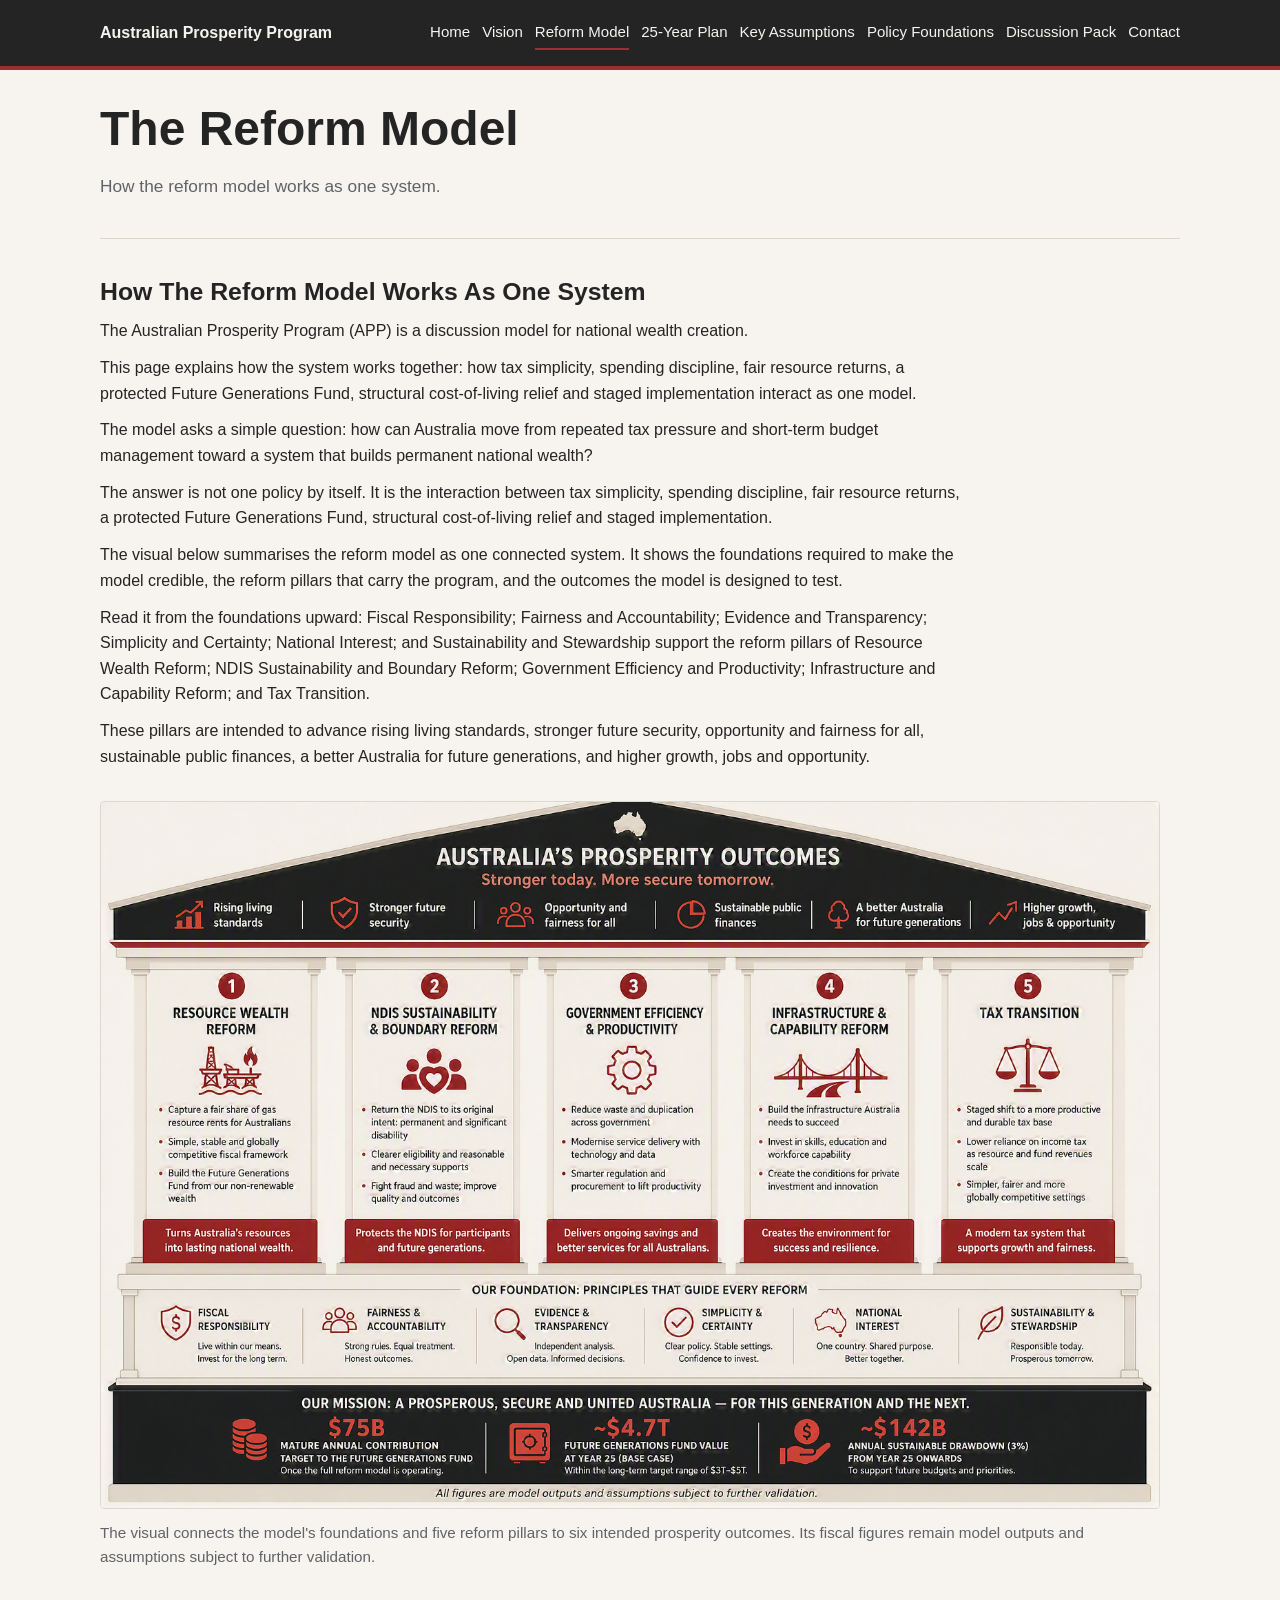
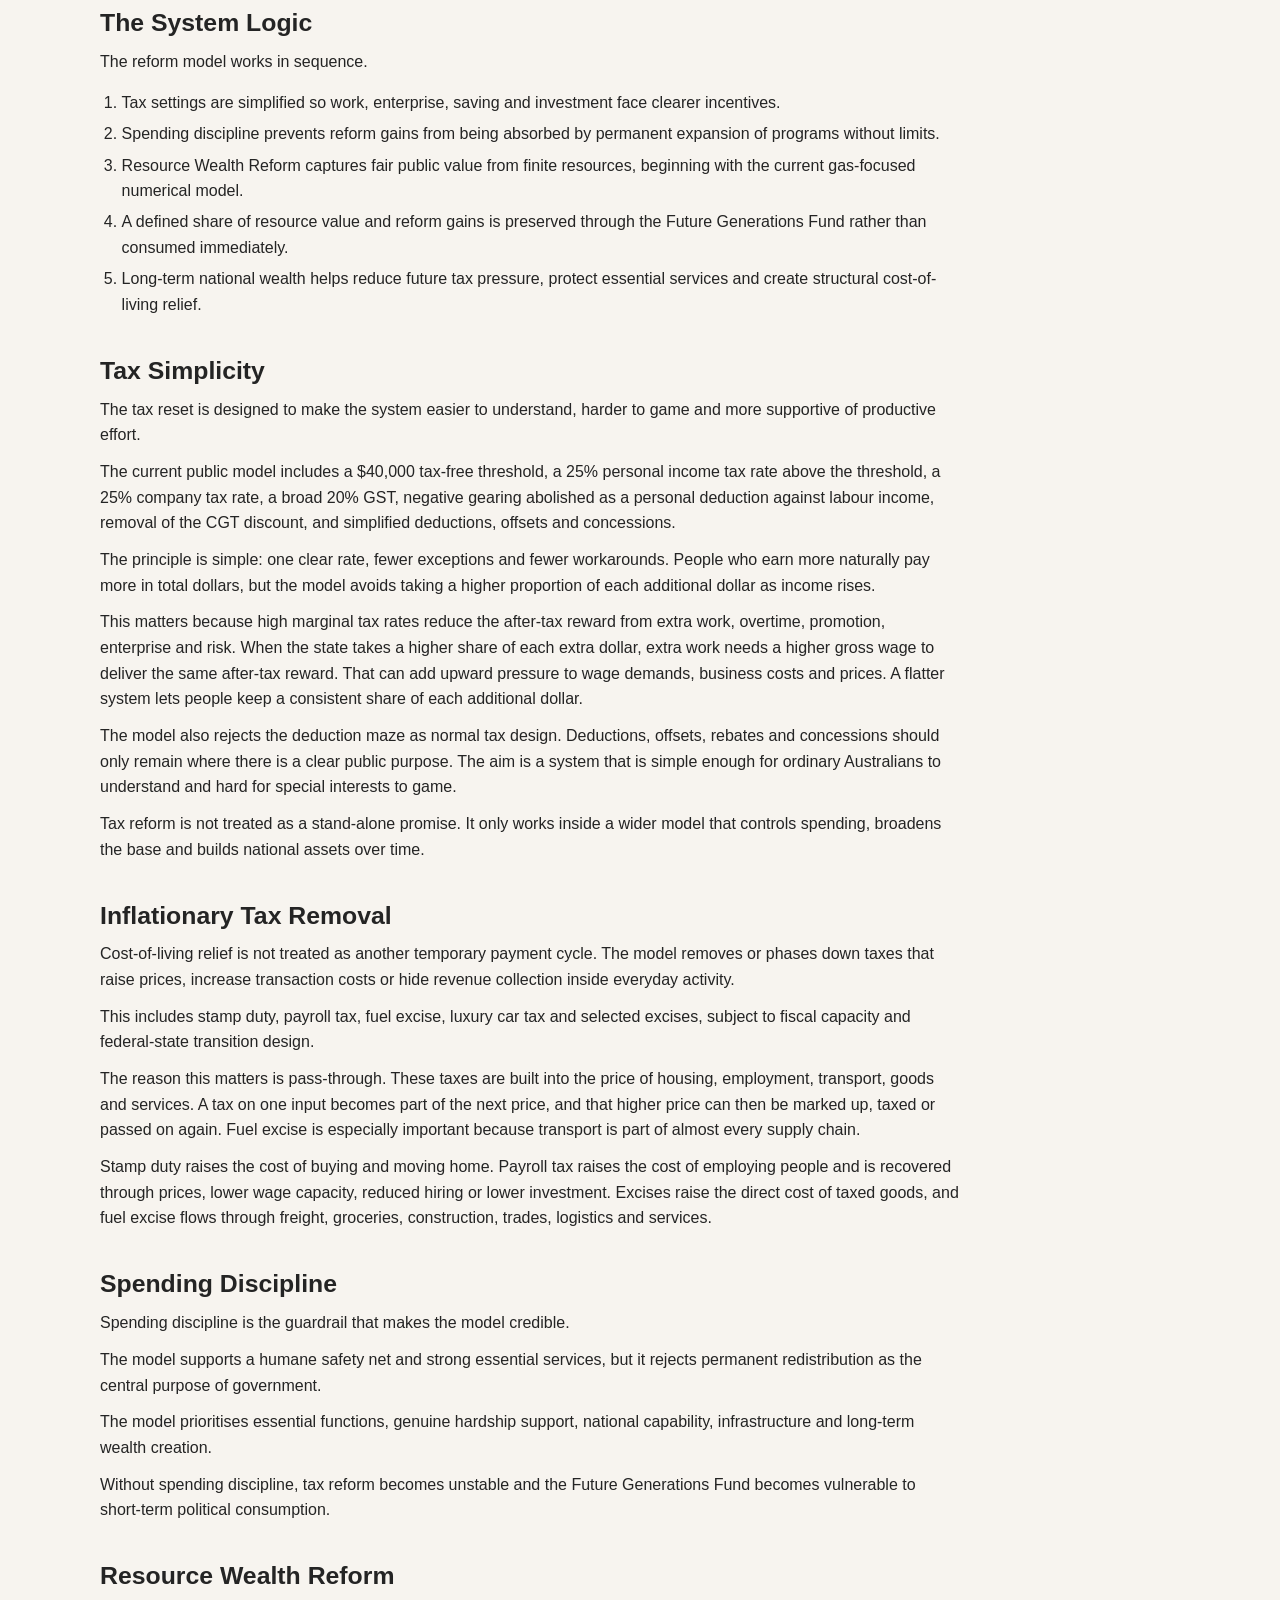
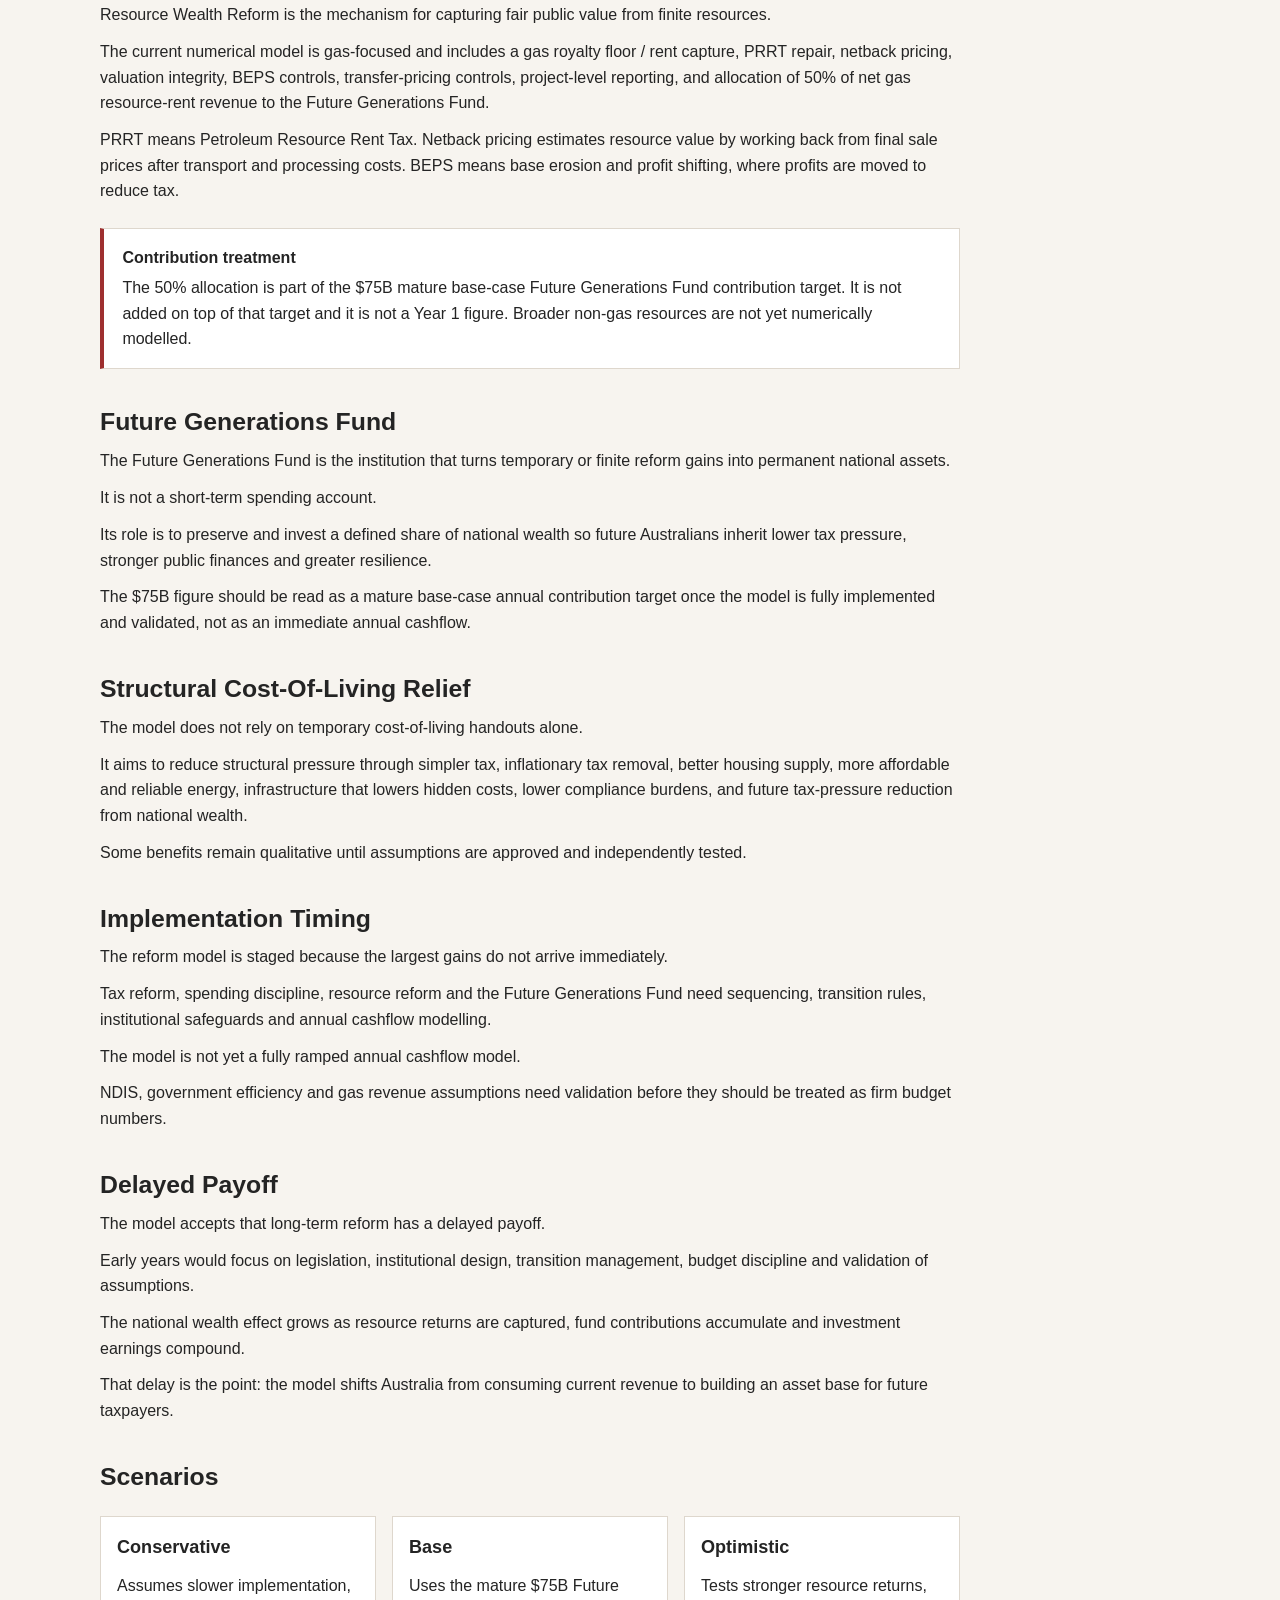
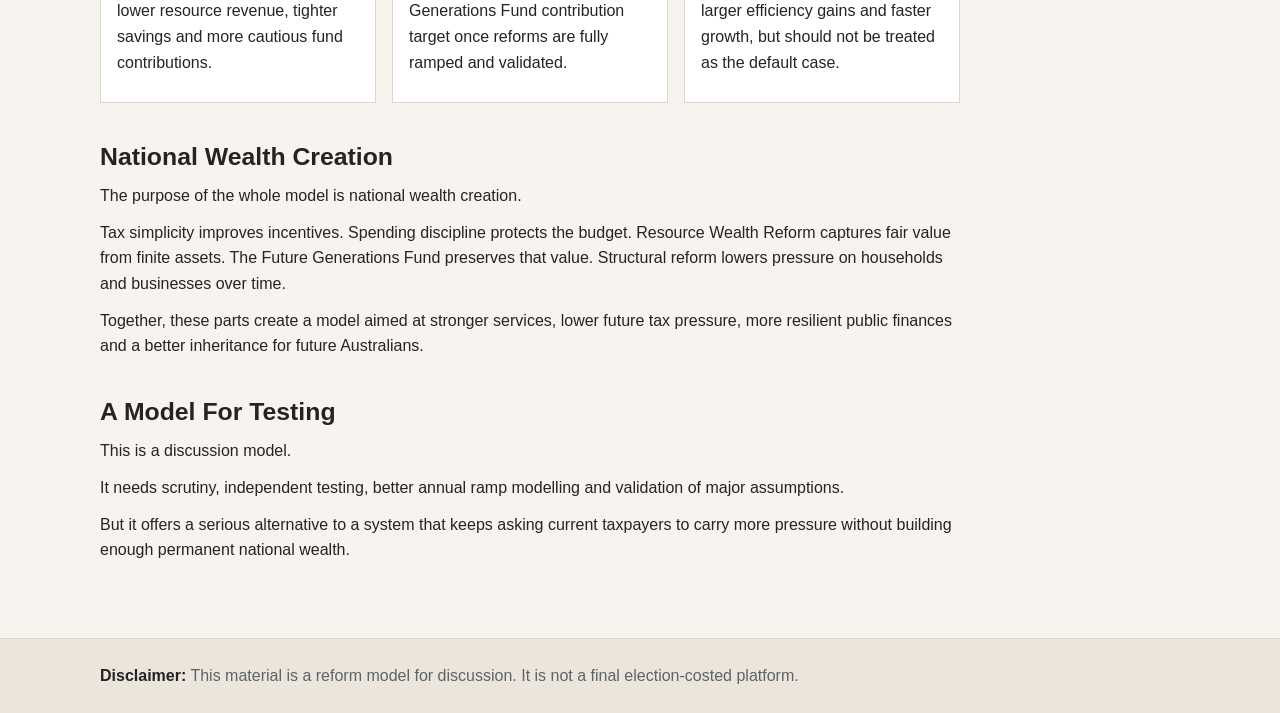
<file: reform-model.html>
<!doctype html>
<html lang="en">
<head>
  <meta charset="utf-8">
  <meta name="viewport" content="width=device-width, initial-scale=1">
  <meta http-equiv="Content-Security-Policy" content="default-src 'self'; script-src 'self' 'unsafe-inline' https://www.googletagmanager.com; style-src 'self'; img-src 'self' https://www.google-analytics.com https://www.googletagmanager.com; font-src 'self'; connect-src https://www.google-analytics.com https://region1.google-analytics.com; object-src 'none'; frame-src 'none'; base-uri 'self'; form-action 'self'; upgrade-insecure-requests">
  <meta name="referrer" content="no-referrer">
  <title>Reform Model | Australian Prosperity Program</title>
  <meta name="description" content="How the Australian Prosperity Program links tax reform, resource wealth, spending discipline, cost-of-living relief and a Future Generations Fund.">
  <meta name="robots" content="index, follow">
  <link rel="canonical" href="https://firstprecept.github.io/australian-prosperity-program/reform-model.html">
  <meta property="og:site_name" content="Australian Prosperity Program">
  <meta property="og:type" content="website">
  <meta property="og:title" content="Reform Model | Australian Prosperity Program">
  <meta property="og:description" content="How the Australian Prosperity Program links tax reform, resource wealth, spending discipline, cost-of-living relief and a Future Generations Fund.">
  <meta property="og:url" content="https://firstprecept.github.io/australian-prosperity-program/reform-model.html">
  <meta name="twitter:card" content="summary">
  <meta name="twitter:title" content="Reform Model | Australian Prosperity Program">
  <meta name="twitter:description" content="How the Australian Prosperity Program links tax reform, resource wealth, spending discipline, cost-of-living relief and a Future Generations Fund.">
  <link rel="stylesheet" href="assets/style.css">
  <script async src="https://www.googletagmanager.com/gtag/js?id=G-9YDKQJBTVT"></script>
  <script>
    window.dataLayer = window.dataLayer || [];
    function gtag(){dataLayer.push(arguments);}
    gtag('js', new Date());
    gtag('config', 'G-9YDKQJBTVT');
  </script>
</head>
<body>
  <header class="site-header">
    <div class="header-inner">
        <a class="brand" href="index.html">Australian Prosperity Program</a>
      <nav class="nav" aria-label="Primary">
        <a href="index.html">Home</a>
        <a href="vision.html">Vision</a>
        <a href="reform-model.html" aria-current="page">Reform Model</a>
        <a href="twenty-five-year-plan.html">25-Year Plan</a>
        <a href="key-assumptions.html">Key Assumptions</a>
        <a href="policy-foundations.html">Policy Foundations</a>
        <a href="discussion-pack.html">Discussion Pack</a>
        <a href="contact.html">Contact</a>
      </nav>
    </div>
  </header>
  <main class="page">
    <header class="page-header">
      <h1>The Reform Model</h1>
      <p>How the reform model works as one system.</p>
    </header>
    <article class="content">
      <h2>How The Reform Model Works As One System</h2>
      <p>The Australian Prosperity Program (APP) is a discussion model for national wealth creation.</p>
      <p>This page explains how the system works together: how tax simplicity, spending discipline, fair resource returns, a protected Future Generations Fund, structural cost-of-living relief and staged implementation interact as one model.</p>
      <p>The model asks a simple question: how can Australia move from repeated tax pressure and short-term budget management toward a system that builds permanent national wealth?</p>
      <p>The answer is not one policy by itself. It is the interaction between tax simplicity, spending discipline, fair resource returns, a protected Future Generations Fund, structural cost-of-living relief and staged implementation.</p>
      <p>The visual below summarises the reform model as one connected system. It shows the foundations required to make the model credible, the reform pillars that carry the program, and the outcomes the model is designed to test.</p>
      <p>Read it from the foundations upward: Fiscal Responsibility; Fairness and Accountability; Evidence and Transparency; Simplicity and Certainty; National Interest; and Sustainability and Stewardship support the reform pillars of Resource Wealth Reform; NDIS Sustainability and Boundary Reform; Government Efficiency and Productivity; Infrastructure and Capability Reform; and Tax Transition.</p>
      <p>These pillars are intended to advance rising living standards, stronger future security, opportunity and fairness for all, sustainable public finances, a better Australia for future generations, and higher growth, jobs and opportunity.</p>
      <figure class="reform-visual">
        <div class="reform-visual-scroll">
          <img src="assets/Reform%20Visual.png" alt="Diagram showing six implementation foundations supporting the five reform pillars of Resource Wealth Reform, NDIS Sustainability and Boundary Reform, Government Efficiency and Productivity, Infrastructure and Capability Reform, and Tax Transition, leading to six intended prosperity outcomes.">
        </div>
        <figcaption>The visual connects the model's foundations and five reform pillars to six intended prosperity outcomes. Its fiscal figures remain model outputs and assumptions subject to further validation.</figcaption>
      </figure>

      <h2>The System Logic</h2>
      <p>The reform model works in sequence.</p>
      <ol>
        <li>Tax settings are simplified so work, enterprise, saving and investment face clearer incentives.</li>
        <li>Spending discipline prevents reform gains from being absorbed by permanent expansion of programs without limits.</li>
        <li>Resource Wealth Reform captures fair public value from finite resources, beginning with the current gas-focused numerical model.</li>
        <li>A defined share of resource value and reform gains is preserved through the Future Generations Fund rather than consumed immediately.</li>
        <li>Long-term national wealth helps reduce future tax pressure, protect essential services and create structural cost-of-living relief.</li>
      </ol>

      <h2>Tax Simplicity</h2>
      <p>The tax reset is designed to make the system easier to understand, harder to game and more supportive of productive effort.</p>
      <p>The current public model includes a $40,000 tax-free threshold, a 25% personal income tax rate above the threshold, a 25% company tax rate, a broad 20% GST, negative gearing abolished as a personal deduction against labour income, removal of the CGT discount, and simplified deductions, offsets and concessions.</p>
      <p>The principle is simple: one clear rate, fewer exceptions and fewer workarounds. People who earn more naturally pay more in total dollars, but the model avoids taking a higher proportion of each additional dollar as income rises.</p>
      <p>This matters because high marginal tax rates reduce the after-tax reward from extra work, overtime, promotion, enterprise and risk. When the state takes a higher share of each extra dollar, extra work needs a higher gross wage to deliver the same after-tax reward. That can add upward pressure to wage demands, business costs and prices. A flatter system lets people keep a consistent share of each additional dollar.</p>
      <p>The model also rejects the deduction maze as normal tax design. Deductions, offsets, rebates and concessions should only remain where there is a clear public purpose. The aim is a system that is simple enough for ordinary Australians to understand and hard for special interests to game.</p>
      <p>Tax reform is not treated as a stand-alone promise. It only works inside a wider model that controls spending, broadens the base and builds national assets over time.</p>

      <h2>Inflationary Tax Removal</h2>
      <p>Cost-of-living relief is not treated as another temporary payment cycle. The model removes or phases down taxes that raise prices, increase transaction costs or hide revenue collection inside everyday activity.</p>
      <p>This includes stamp duty, payroll tax, fuel excise, luxury car tax and selected excises, subject to fiscal capacity and federal-state transition design.</p>
      <p>The reason this matters is pass-through. These taxes are built into the price of housing, employment, transport, goods and services. A tax on one input becomes part of the next price, and that higher price can then be marked up, taxed or passed on again. Fuel excise is especially important because transport is part of almost every supply chain.</p>
      <p>Stamp duty raises the cost of buying and moving home. Payroll tax raises the cost of employing people and is recovered through prices, lower wage capacity, reduced hiring or lower investment. Excises raise the direct cost of taxed goods, and fuel excise flows through freight, groceries, construction, trades, logistics and services.</p>

      <h2>Spending Discipline</h2>
      <p>Spending discipline is the guardrail that makes the model credible.</p>
      <p>The model supports a humane safety net and strong essential services, but it rejects permanent redistribution as the central purpose of government.</p>
      <p>The model prioritises essential functions, genuine hardship support, national capability, infrastructure and long-term wealth creation.</p>
      <p>Without spending discipline, tax reform becomes unstable and the Future Generations Fund becomes vulnerable to short-term political consumption.</p>

      <h2>Resource Wealth Reform</h2>
      <p>Resource Wealth Reform is the mechanism for capturing fair public value from finite resources.</p>
      <p>The current numerical model is gas-focused and includes a gas royalty floor / rent capture, PRRT repair, netback pricing, valuation integrity, BEPS controls, transfer-pricing controls, project-level reporting, and allocation of 50% of net gas resource-rent revenue to the Future Generations Fund.</p>
      <p>PRRT means Petroleum Resource Rent Tax. Netback pricing estimates resource value by working back from final sale prices after transport and processing costs. BEPS means base erosion and profit shifting, where profits are moved to reduce tax.</p>
      <div class="callout">
        <strong>Contribution treatment</strong>
        The 50% allocation is part of the $75B mature base-case Future Generations Fund contribution target. It is not added on top of that target and it is not a Year 1 figure. Broader non-gas resources are not yet numerically modelled.
      </div>

      <h2>Future Generations Fund</h2>
      <p>The Future Generations Fund is the institution that turns temporary or finite reform gains into permanent national assets.</p>
      <p>It is not a short-term spending account.</p>
      <p>Its role is to preserve and invest a defined share of national wealth so future Australians inherit lower tax pressure, stronger public finances and greater resilience.</p>
      <p>The $75B figure should be read as a mature base-case annual contribution target once the model is fully implemented and validated, not as an immediate annual cashflow.</p>

      <h2>Structural Cost-Of-Living Relief</h2>
      <p>The model does not rely on temporary cost-of-living handouts alone.</p>
      <p>It aims to reduce structural pressure through simpler tax, inflationary tax removal, better housing supply, more affordable and reliable energy, infrastructure that lowers hidden costs, lower compliance burdens, and future tax-pressure reduction from national wealth.</p>
      <p>Some benefits remain qualitative until assumptions are approved and independently tested.</p>

      <h2>Implementation Timing</h2>
      <p>The reform model is staged because the largest gains do not arrive immediately.</p>
      <p>Tax reform, spending discipline, resource reform and the Future Generations Fund need sequencing, transition rules, institutional safeguards and annual cashflow modelling.</p>
      <p>The model is not yet a fully ramped annual cashflow model.</p>
      <p>NDIS, government efficiency and gas revenue assumptions need validation before they should be treated as firm budget numbers.</p>

      <h2>Delayed Payoff</h2>
      <p>The model accepts that long-term reform has a delayed payoff.</p>
      <p>Early years would focus on legislation, institutional design, transition management, budget discipline and validation of assumptions.</p>
      <p>The national wealth effect grows as resource returns are captured, fund contributions accumulate and investment earnings compound.</p>
      <p>That delay is the point: the model shifts Australia from consuming current revenue to building an asset base for future taxpayers.</p>

      <h2>Scenarios</h2>
      <div class="grid">
        <div class="card">
          <h3>Conservative</h3>
          <p>Assumes slower implementation, lower resource revenue, tighter savings and more cautious fund contributions.</p>
        </div>
        <div class="card">
          <h3>Base</h3>
          <p>Uses the mature $75B Future Generations Fund contribution target once reforms are fully ramped and validated.</p>
        </div>
        <div class="card">
          <h3>Optimistic</h3>
          <p>Tests stronger resource returns, larger efficiency gains and faster growth, but should not be treated as the default case.</p>
        </div>
      </div>

      <h2>National Wealth Creation</h2>
      <p>The purpose of the whole model is national wealth creation.</p>
      <p>Tax simplicity improves incentives. Spending discipline protects the budget. Resource Wealth Reform captures fair value from finite assets. The Future Generations Fund preserves that value. Structural reform lowers pressure on households and businesses over time.</p>
      <p>Together, these parts create a model aimed at stronger services, lower future tax pressure, more resilient public finances and a better inheritance for future Australians.</p>

      <h2>A Model For Testing</h2>
      <p>This is a discussion model.</p>
      <p>It needs scrutiny, independent testing, better annual ramp modelling and validation of major assumptions.</p>
      <p>But it offers a serious alternative to a system that keeps asking current taxpayers to carry more pressure without building enough permanent national wealth.</p>
    </article>
  </main>
  <footer class="site-footer"><div class="footer-inner"><strong>Disclaimer:</strong> This material is a reform model for discussion. It is not a final election-costed platform.</div></footer>
</body>
</html>
</file>
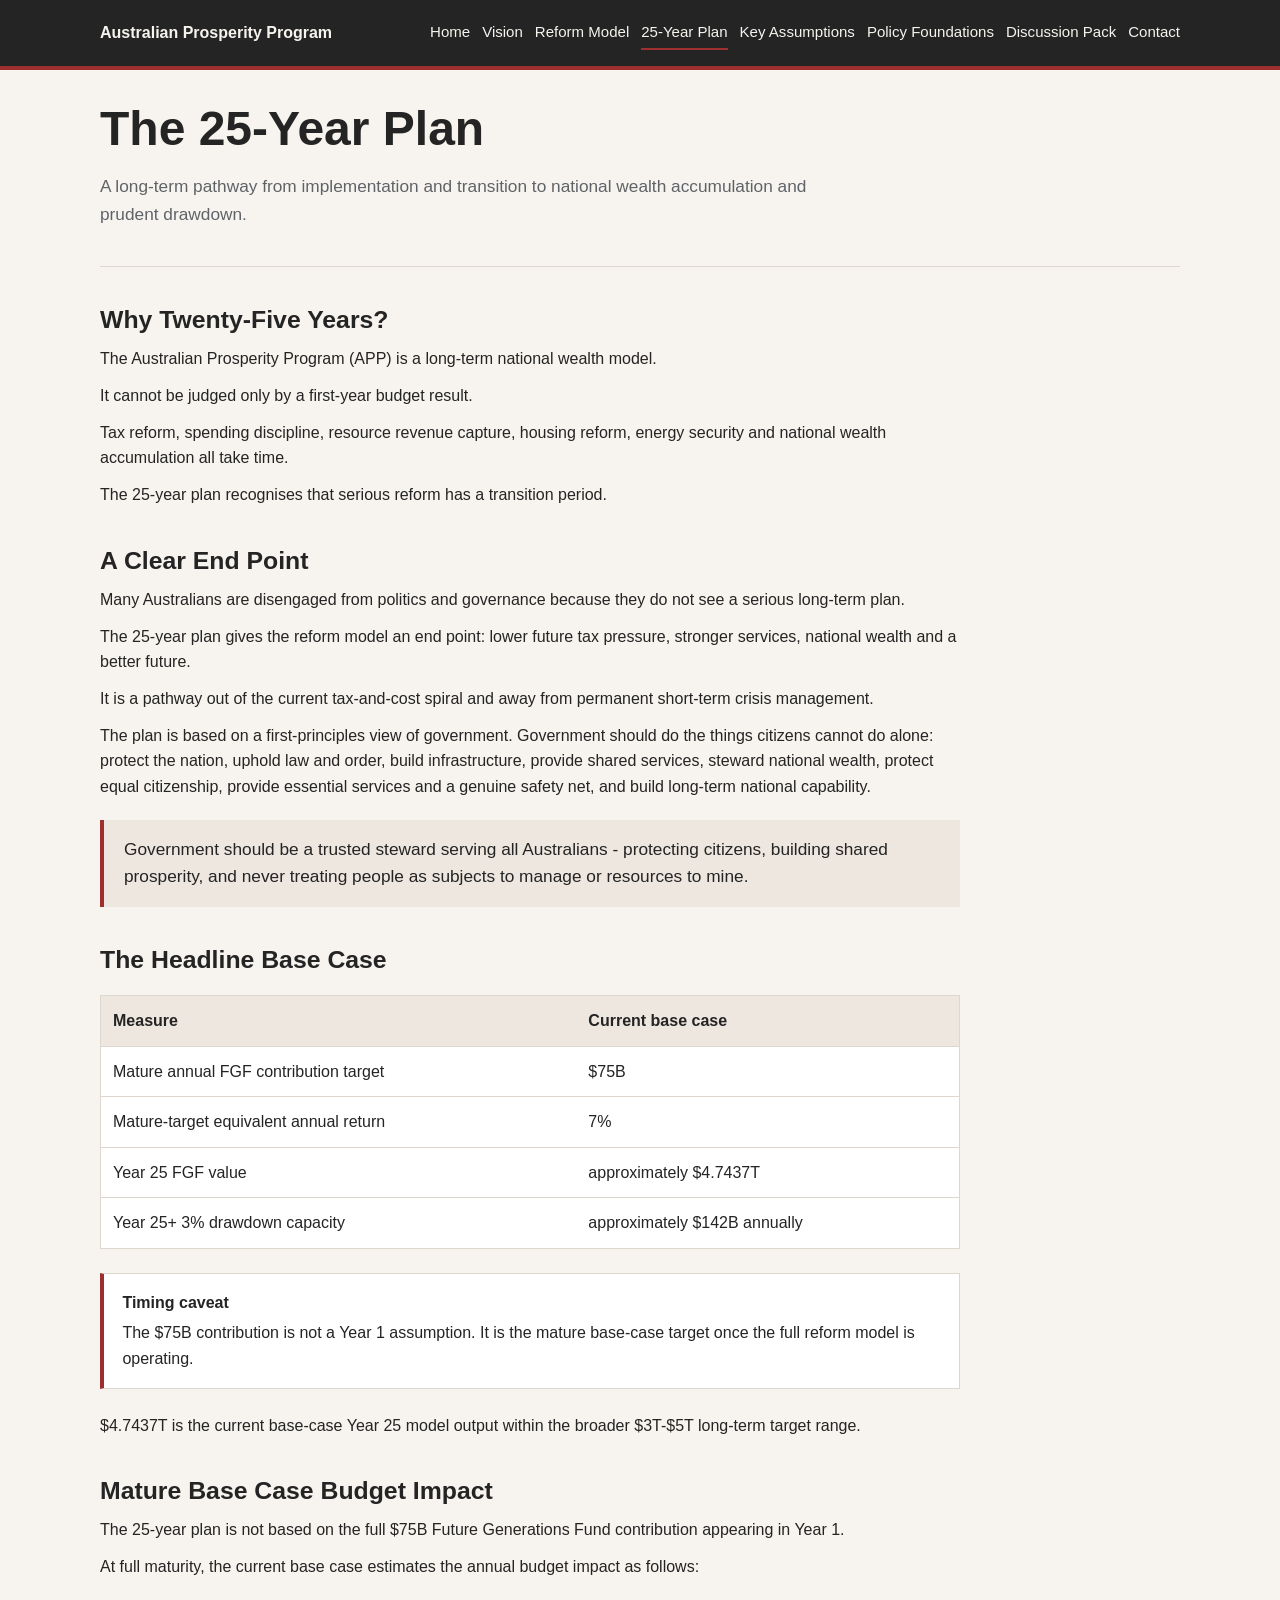
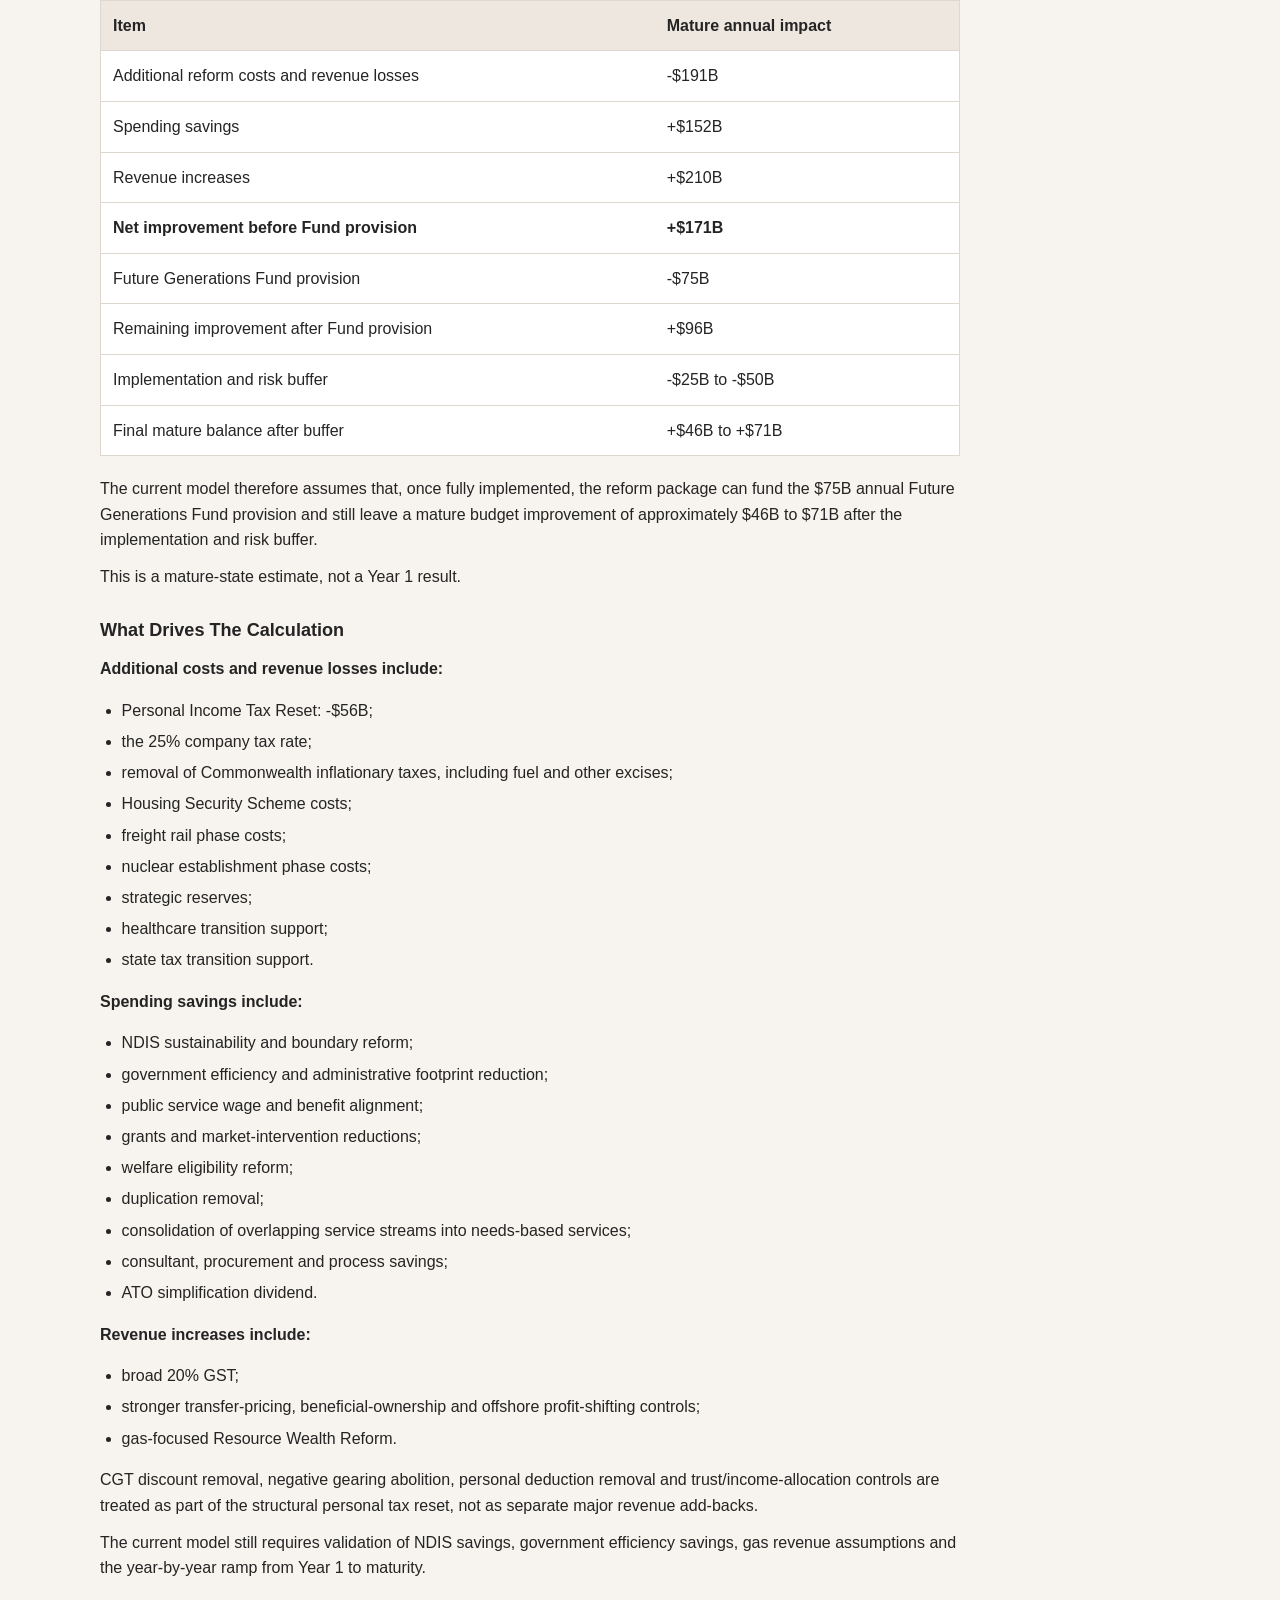
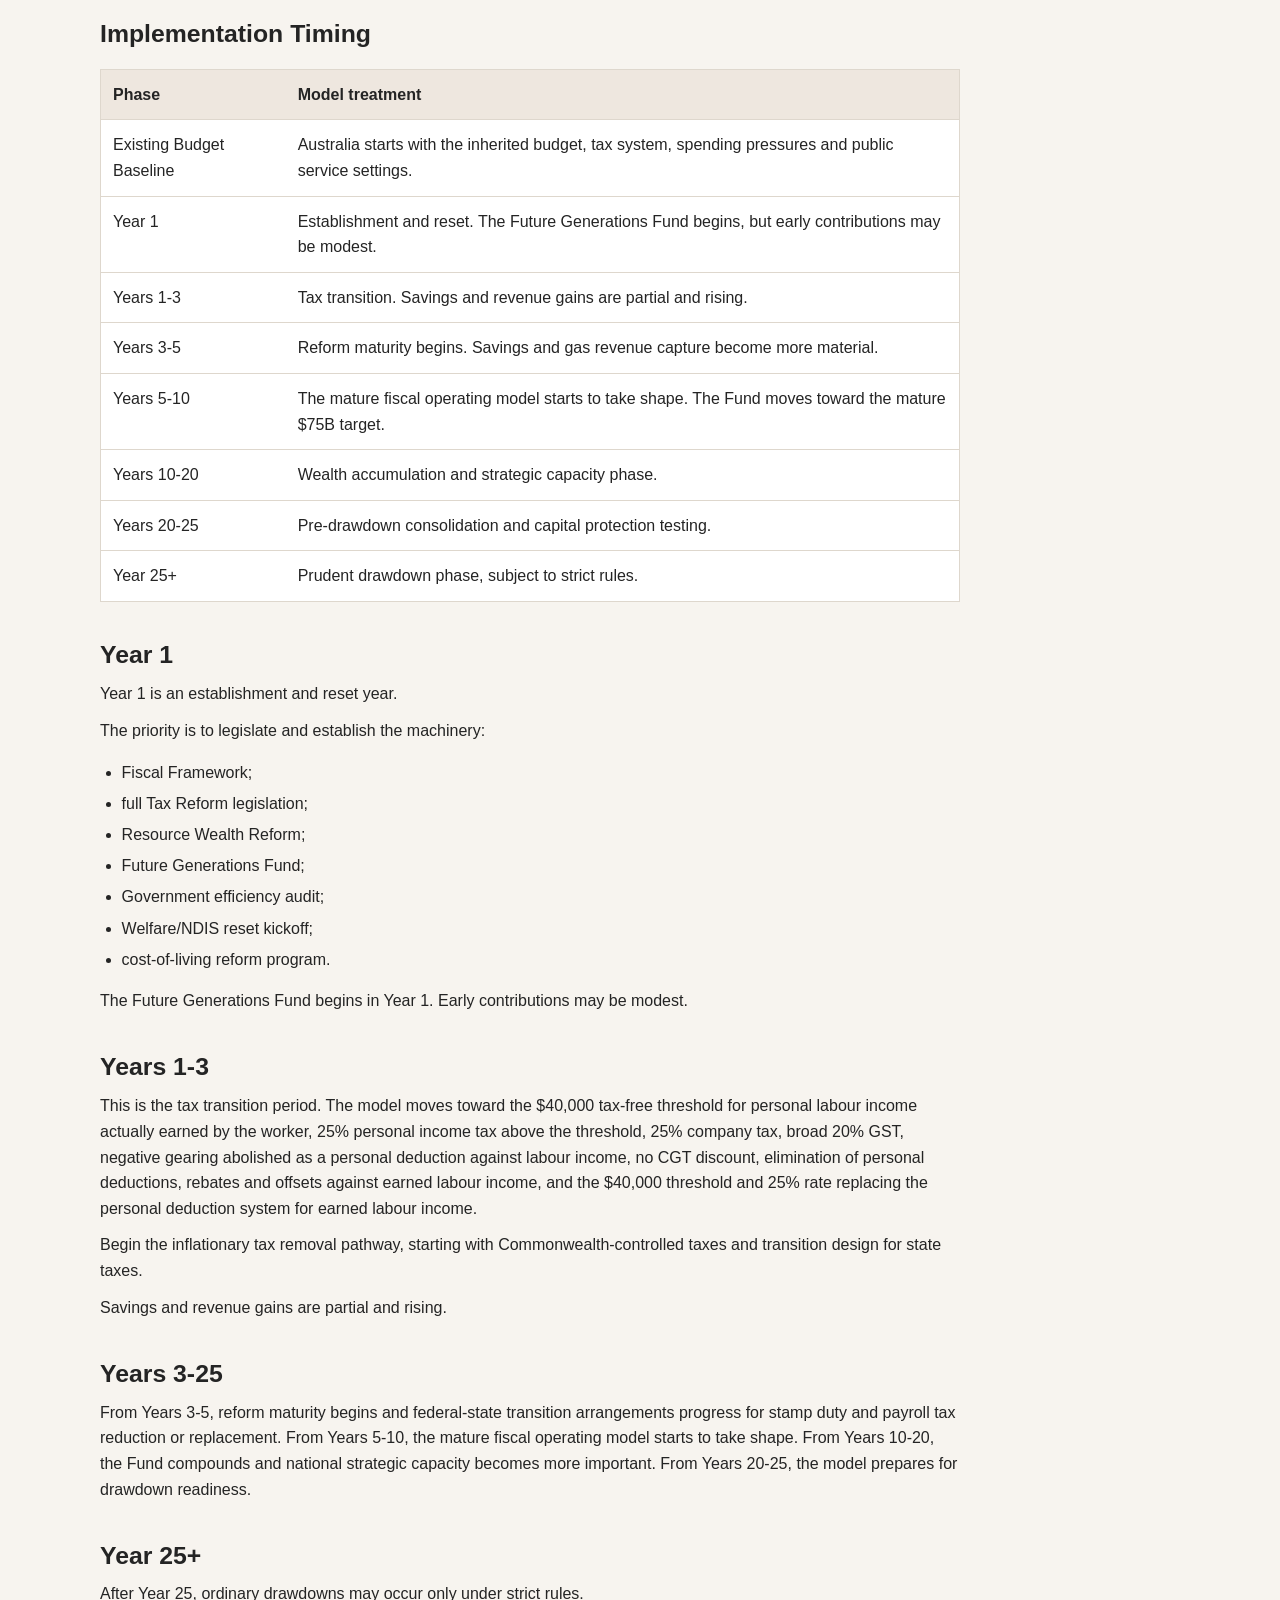
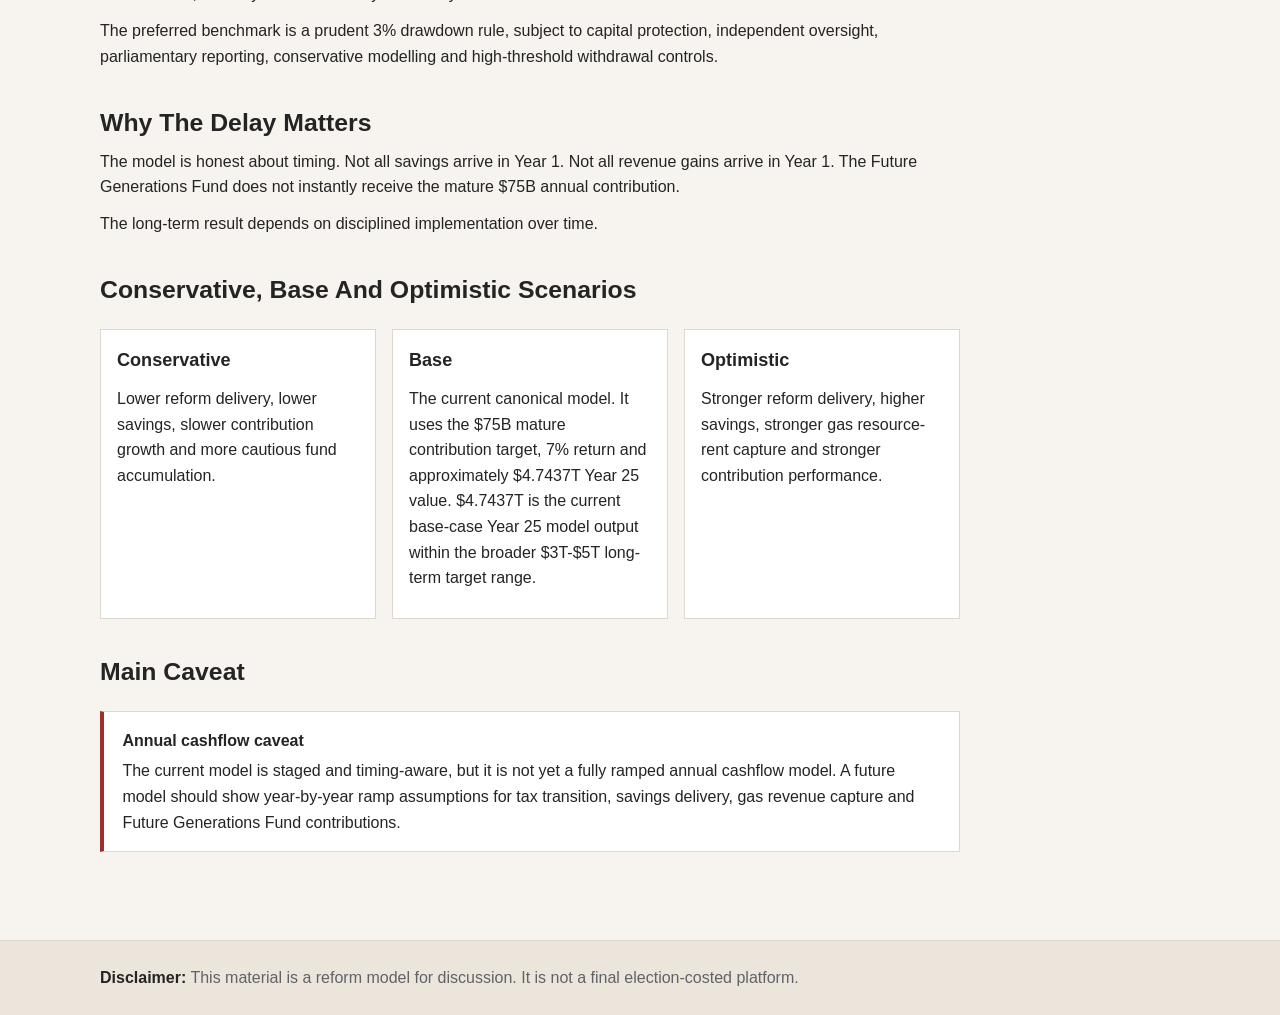
<file: twenty-five-year-plan.html>
<!doctype html>
<html lang="en">
<head>
  <meta charset="utf-8">
  <meta name="viewport" content="width=device-width, initial-scale=1">
  <meta http-equiv="Content-Security-Policy" content="default-src 'self'; script-src 'self' 'unsafe-inline' https://www.googletagmanager.com; style-src 'self'; img-src 'self' https://www.google-analytics.com https://www.googletagmanager.com; font-src 'self'; connect-src https://www.google-analytics.com https://region1.google-analytics.com; object-src 'none'; frame-src 'none'; base-uri 'self'; form-action 'self'; upgrade-insecure-requests">
  <meta name="referrer" content="no-referrer">
  <title>25 Year Plan | Australian Prosperity Program</title>
  <meta name="description" content="A staged 25-year pathway for reform, Fund accumulation, fiscal discipline and long-term national wealth creation.">
  <meta name="robots" content="index, follow">
  <link rel="canonical" href="https://firstprecept.github.io/australian-prosperity-program/twenty-five-year-plan.html">
  <meta property="og:site_name" content="Australian Prosperity Program">
  <meta property="og:type" content="website">
  <meta property="og:title" content="25 Year Plan | Australian Prosperity Program">
  <meta property="og:description" content="A staged 25-year pathway for reform, Fund accumulation, fiscal discipline and long-term national wealth creation.">
  <meta property="og:url" content="https://firstprecept.github.io/australian-prosperity-program/twenty-five-year-plan.html">
  <meta name="twitter:card" content="summary">
  <meta name="twitter:title" content="25 Year Plan | Australian Prosperity Program">
  <meta name="twitter:description" content="A staged 25-year pathway for reform, Fund accumulation, fiscal discipline and long-term national wealth creation.">
  <link rel="stylesheet" href="assets/style.css">
  <script async src="https://www.googletagmanager.com/gtag/js?id=G-9YDKQJBTVT"></script>
  <script>
    window.dataLayer = window.dataLayer || [];
    function gtag(){dataLayer.push(arguments);}
    gtag('js', new Date());
    gtag('config', 'G-9YDKQJBTVT');
  </script>
</head>
<body>
  <header class="site-header">
    <div class="header-inner">
        <a class="brand" href="index.html">Australian Prosperity Program</a>
      <nav class="nav" aria-label="Primary">
        <a href="index.html">Home</a>
        <a href="vision.html">Vision</a>
        <a href="reform-model.html">Reform Model</a>
        <a href="twenty-five-year-plan.html" aria-current="page">25-Year Plan</a>
        <a href="key-assumptions.html">Key Assumptions</a>
        <a href="policy-foundations.html">Policy Foundations</a>
        <a href="discussion-pack.html">Discussion Pack</a>
        <a href="contact.html">Contact</a>
      </nav>
    </div>
  </header>
  <main class="page">
    <header class="page-header">
      <h1>The 25-Year Plan</h1>
      <p>A long-term pathway from implementation and transition to national wealth accumulation and prudent drawdown.</p>
    </header>
    <article class="content">
      <h2>Why Twenty-Five Years?</h2>
      <p>The Australian Prosperity Program (APP) is a long-term national wealth model.</p>
      <p>It cannot be judged only by a first-year budget result.</p>
      <p>Tax reform, spending discipline, resource revenue capture, housing reform, energy security and national wealth accumulation all take time.</p>
      <p>The 25-year plan recognises that serious reform has a transition period.</p>

      <h2>A Clear End Point</h2>
      <p>Many Australians are disengaged from politics and governance because they do not see a serious long-term plan.</p>
      <p>The 25-year plan gives the reform model an end point: lower future tax pressure, stronger services, national wealth and a better future.</p>
      <p>It is a pathway out of the current tax-and-cost spiral and away from permanent short-term crisis management.</p>
      <p>The plan is based on a first-principles view of government. Government should do the things citizens cannot do alone: protect the nation, uphold law and order, build infrastructure, provide shared services, steward national wealth, protect equal citizenship, provide essential services and a genuine safety net, and build long-term national capability.</p>
      <blockquote>Government should be a trusted steward serving all Australians - protecting citizens, building shared prosperity, and never treating people as subjects to manage or resources to mine.</blockquote>

      <h2>The Headline Base Case</h2>
      <div class="table-wrap">
        <table>
          <thead><tr><th>Measure</th><th>Current base case</th></tr></thead>
          <tbody>
            <tr><td>Mature annual FGF contribution target</td><td>$75B</td></tr>
            <tr><td>Mature-target equivalent annual return</td><td>7%</td></tr>
            <tr><td>Year 25 FGF value</td><td>approximately $4.7437T</td></tr>
            <tr><td>Year 25+ 3% drawdown capacity</td><td>approximately $142B annually</td></tr>
          </tbody>
        </table>
      </div>
      <div class="callout">
        <strong>Timing caveat</strong>
        The $75B contribution is not a Year 1 assumption. It is the mature base-case target once the full reform model is operating.
      </div>
      <p>$4.7437T is the current base-case Year 25 model output within the broader $3T-$5T long-term target range.</p>

      <h2>Mature Base Case Budget Impact</h2>
      <p>The 25-year plan is not based on the full $75B Future Generations Fund contribution appearing in Year 1.</p>
      <p>At full maturity, the current base case estimates the annual budget impact as follows:</p>
      <div class="table-wrap">
        <table>
          <thead><tr><th>Item</th><th>Mature annual impact</th></tr></thead>
          <tbody>
            <tr><td>Additional reform costs and revenue losses</td><td>-$191B</td></tr>
            <tr><td>Spending savings</td><td>+$152B</td></tr>
            <tr><td>Revenue increases</td><td>+$210B</td></tr>
            <tr class="net-row"><td><strong>Net improvement before Fund provision</strong></td><td><strong>+$171B</strong></td></tr>
            <tr><td>Future Generations Fund provision</td><td>-$75B</td></tr>
            <tr><td>Remaining improvement after Fund provision</td><td>+$96B</td></tr>
            <tr><td>Implementation and risk buffer</td><td>-$25B to -$50B</td></tr>
            <tr><td>Final mature balance after buffer</td><td>+$46B to +$71B</td></tr>
          </tbody>
        </table>
      </div>
      <p>The current model therefore assumes that, once fully implemented, the reform package can fund the $75B annual Future Generations Fund provision and still leave a mature budget improvement of approximately $46B to $71B after the implementation and risk buffer.</p>
      <p>This is a mature-state estimate, not a Year 1 result.</p>
      <h3>What Drives The Calculation</h3>
      <p><strong>Additional costs and revenue losses include:</strong></p>
      <ul>
        <li>Personal Income Tax Reset: -$56B;</li>
        <li>the 25% company tax rate;</li>
        <li>removal of Commonwealth inflationary taxes, including fuel and other excises;</li>
        <li>Housing Security Scheme costs;</li>
        <li>freight rail phase costs;</li>
        <li>nuclear establishment phase costs;</li>
        <li>strategic reserves;</li>
        <li>healthcare transition support;</li>
        <li>state tax transition support.</li>
      </ul>
      <p><strong>Spending savings include:</strong></p>
      <ul>
        <li>NDIS sustainability and boundary reform;</li>
        <li>government efficiency and administrative footprint reduction;</li>
        <li>public service wage and benefit alignment;</li>
        <li>grants and market-intervention reductions;</li>
        <li>welfare eligibility reform;</li>
        <li>duplication removal;</li>
        <li>consolidation of overlapping service streams into needs-based services;</li>
        <li>consultant, procurement and process savings;</li>
        <li>ATO simplification dividend.</li>
      </ul>
      <p><strong>Revenue increases include:</strong></p>
      <ul>
        <li>broad 20% GST;</li>
        <li>stronger transfer-pricing, beneficial-ownership and offshore profit-shifting controls;</li>
        <li>gas-focused Resource Wealth Reform.</li>
      </ul>
      <p>CGT discount removal, negative gearing abolition, personal deduction removal and trust/income-allocation controls are treated as part of the structural personal tax reset, not as separate major revenue add-backs.</p>
      <p>The current model still requires validation of NDIS savings, government efficiency savings, gas revenue assumptions and the year-by-year ramp from Year 1 to maturity.</p>

      <h2>Implementation Timing</h2>
      <div class="table-wrap">
        <table>
          <thead><tr><th>Phase</th><th>Model treatment</th></tr></thead>
          <tbody>
            <tr><td>Existing Budget Baseline</td><td>Australia starts with the inherited budget, tax system, spending pressures and public service settings.</td></tr>
            <tr><td>Year 1</td><td>Establishment and reset. The Future Generations Fund begins, but early contributions may be modest.</td></tr>
            <tr><td>Years 1-3</td><td>Tax transition. Savings and revenue gains are partial and rising.</td></tr>
            <tr><td>Years 3-5</td><td>Reform maturity begins. Savings and gas revenue capture become more material.</td></tr>
            <tr><td>Years 5-10</td><td>The mature fiscal operating model starts to take shape. The Fund moves toward the mature $75B target.</td></tr>
            <tr><td>Years 10-20</td><td>Wealth accumulation and strategic capacity phase.</td></tr>
            <tr><td>Years 20-25</td><td>Pre-drawdown consolidation and capital protection testing.</td></tr>
            <tr><td>Year 25+</td><td>Prudent drawdown phase, subject to strict rules.</td></tr>
          </tbody>
        </table>
      </div>

      <h2>Year 1</h2>
      <p>Year 1 is an establishment and reset year.</p>
      <p>The priority is to legislate and establish the machinery:</p>
      <ul>
        <li>Fiscal Framework;</li>
        <li>full Tax Reform legislation;</li>
        <li>Resource Wealth Reform;</li>
        <li>Future Generations Fund;</li>
        <li>Government efficiency audit;</li>
        <li>Welfare/NDIS reset kickoff;</li>
        <li>cost-of-living reform program.</li>
      </ul>
      <p>The Future Generations Fund begins in Year 1. Early contributions may be modest.</p>

      <h2>Years 1-3</h2>
      <p>This is the tax transition period. The model moves toward the $40,000 tax-free threshold for personal labour income actually earned by the worker, 25% personal income tax above the threshold, 25% company tax, broad 20% GST, negative gearing abolished as a personal deduction against labour income, no CGT discount, elimination of personal deductions, rebates and offsets against earned labour income, and the $40,000 threshold and 25% rate replacing the personal deduction system for earned labour income.</p>
      <p>Begin the inflationary tax removal pathway, starting with Commonwealth-controlled taxes and transition design for state taxes.</p>
      <p>Savings and revenue gains are partial and rising.</p>

      <h2>Years 3-25</h2>
      <p>From Years 3-5, reform maturity begins and federal-state transition arrangements progress for stamp duty and payroll tax reduction or replacement. From Years 5-10, the mature fiscal operating model starts to take shape. From Years 10-20, the Fund compounds and national strategic capacity becomes more important. From Years 20-25, the model prepares for drawdown readiness.</p>

      <h2>Year 25+</h2>
      <p>After Year 25, ordinary drawdowns may occur only under strict rules.</p>
      <p>The preferred benchmark is a prudent 3% drawdown rule, subject to capital protection, independent oversight, parliamentary reporting, conservative modelling and high-threshold withdrawal controls.</p>

      <h2>Why The Delay Matters</h2>
      <p>The model is honest about timing. Not all savings arrive in Year 1. Not all revenue gains arrive in Year 1. The Future Generations Fund does not instantly receive the mature $75B annual contribution.</p>
      <p>The long-term result depends on disciplined implementation over time.</p>

      <h2>Conservative, Base And Optimistic Scenarios</h2>
      <div class="grid">
        <div class="card"><h3>Conservative</h3><p>Lower reform delivery, lower savings, slower contribution growth and more cautious fund accumulation.</p></div>
        <div class="card"><h3>Base</h3><p>The current canonical model. It uses the $75B mature contribution target, 7% return and approximately $4.7437T Year 25 value. $4.7437T is the current base-case Year 25 model output within the broader $3T-$5T long-term target range.</p></div>
        <div class="card"><h3>Optimistic</h3><p>Stronger reform delivery, higher savings, stronger gas resource-rent capture and stronger contribution performance.</p></div>
      </div>

      <h2>Main Caveat</h2>
      <div class="callout">
        <strong>Annual cashflow caveat</strong>
        The current model is staged and timing-aware, but it is not yet a fully ramped annual cashflow model. A future model should show year-by-year ramp assumptions for tax transition, savings delivery, gas revenue capture and Future Generations Fund contributions.
      </div>
    </article>
  </main>
  <footer class="site-footer"><div class="footer-inner"><strong>Disclaimer:</strong> This material is a reform model for discussion. It is not a final election-costed platform.</div></footer>
</body>
</html>
</file>
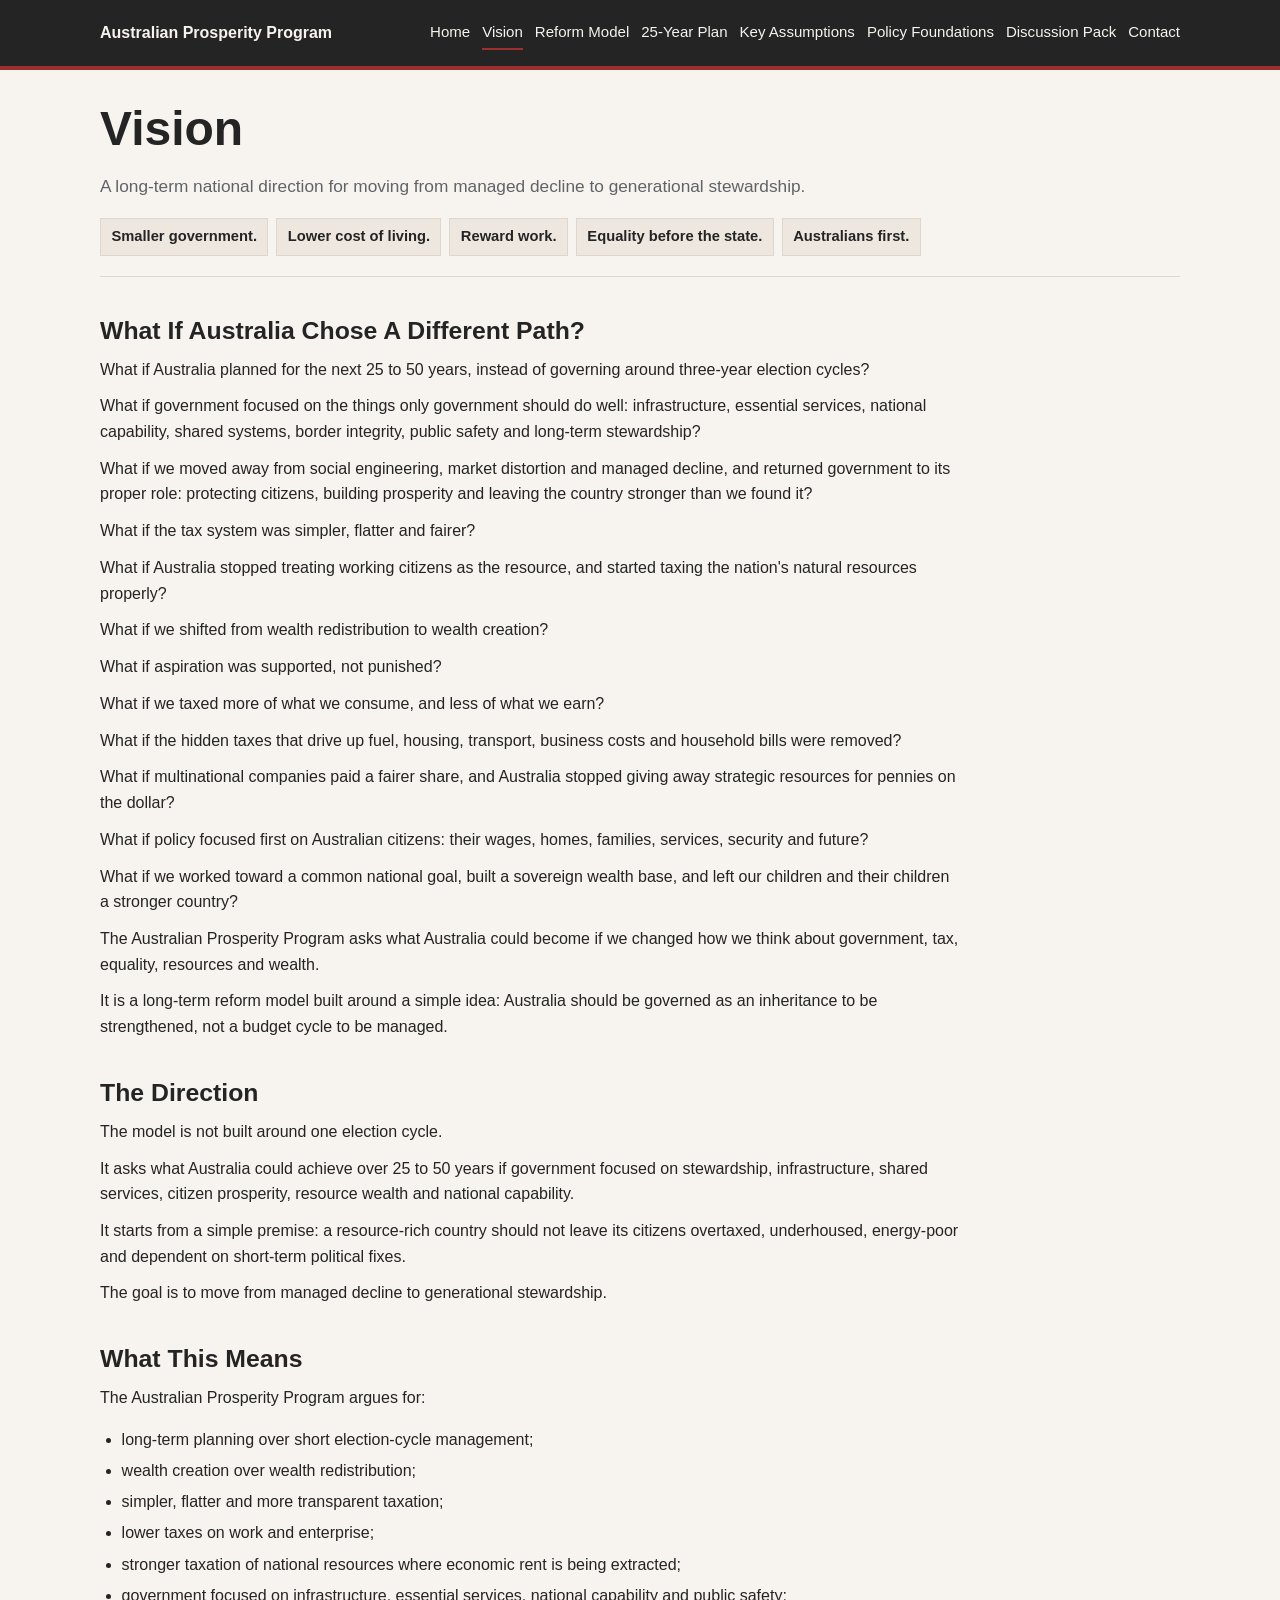
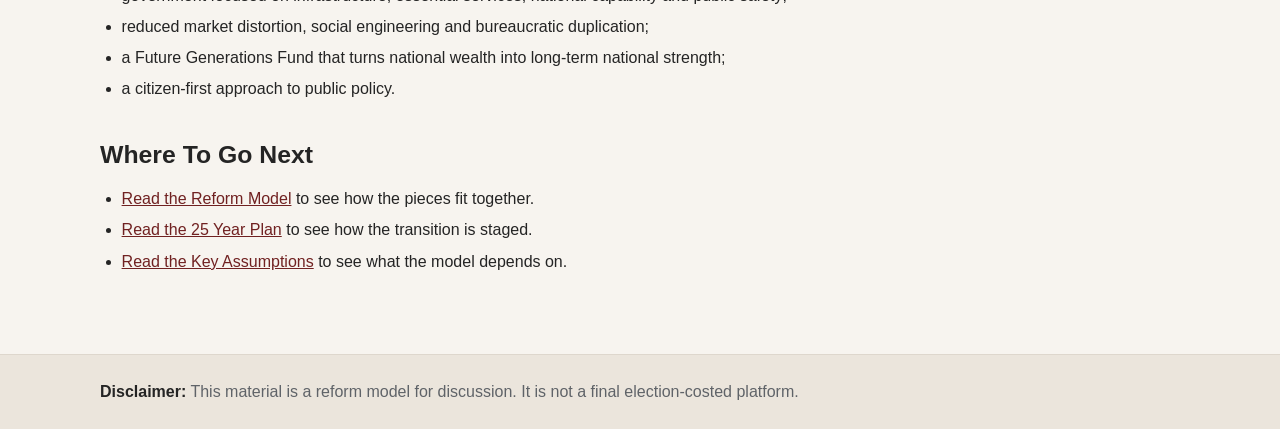
<file: vision.html>
<!doctype html>
<html lang="en">
<head>
  <meta charset="utf-8">
  <meta name="viewport" content="width=device-width, initial-scale=1">
  <meta http-equiv="Content-Security-Policy" content="default-src 'self'; script-src 'self' 'unsafe-inline' https://www.googletagmanager.com; style-src 'self'; img-src 'self' https://www.google-analytics.com https://www.googletagmanager.com; font-src 'self'; connect-src https://www.google-analytics.com https://region1.google-analytics.com; object-src 'none'; frame-src 'none'; base-uri 'self'; form-action 'self'; upgrade-insecure-requests">
  <meta name="referrer" content="no-referrer">
  <title>Vision | Australian Prosperity Program</title>
  <meta name="description" content="The vision behind the Australian Prosperity Program: moving from managed decline to generational stewardship, citizen-first policy and long-term national renewal.">
  <meta name="robots" content="index, follow">
  <link rel="canonical" href="https://firstprecept.github.io/australian-prosperity-program/vision.html">
  <meta property="og:site_name" content="Australian Prosperity Program">
  <meta property="og:type" content="website">
  <meta property="og:title" content="Vision | Australian Prosperity Program">
  <meta property="og:description" content="The vision behind the Australian Prosperity Program: moving from managed decline to generational stewardship, citizen-first policy and long-term national renewal.">
  <meta property="og:url" content="https://firstprecept.github.io/australian-prosperity-program/vision.html">
  <meta name="twitter:card" content="summary">
  <meta name="twitter:title" content="Vision | Australian Prosperity Program">
  <meta name="twitter:description" content="The vision behind the Australian Prosperity Program: moving from managed decline to generational stewardship, citizen-first policy and long-term national renewal.">
  <link rel="stylesheet" href="assets/style.css">
  <script async src="https://www.googletagmanager.com/gtag/js?id=G-9YDKQJBTVT"></script>
  <script>
    window.dataLayer = window.dataLayer || [];
    function gtag(){dataLayer.push(arguments);}
    gtag('js', new Date());
    gtag('config', 'G-9YDKQJBTVT');
  </script>
</head>
<body>
  <header class="site-header">
    <div class="header-inner">
      <a class="brand" href="index.html">Australian Prosperity Program</a>
      <nav class="nav" aria-label="Primary">
        <a href="index.html">Home</a>
        <a href="vision.html" aria-current="page">Vision</a>
        <a href="reform-model.html">Reform Model</a>
        <a href="twenty-five-year-plan.html">25-Year Plan</a>
        <a href="key-assumptions.html">Key Assumptions</a>
        <a href="policy-foundations.html">Policy Foundations</a>
        <a href="discussion-pack.html">Discussion Pack</a>
        <a href="contact.html">Contact</a>
      </nav>
    </div>
  </header>
  <main class="page">
    <header class="page-header">
      <h1>Vision</h1>
      <p>A long-term national direction for moving from managed decline to generational stewardship.</p>
      <div class="slogan-chips" aria-label="Movement principles">
        <span>Smaller government.</span>
        <span>Lower cost of living.</span>
        <span>Reward work.</span>
        <span>Equality before the state.</span>
        <span>Australians first.</span>
      </div>
    </header>
    <article class="content">
      <h2>What If Australia Chose A Different Path?</h2>
      <p>What if Australia planned for the next 25 to 50 years, instead of governing around three-year election cycles?</p>
      <p>What if government focused on the things only government should do well: infrastructure, essential services, national capability, shared systems, border integrity, public safety and long-term stewardship?</p>
      <p>What if we moved away from social engineering, market distortion and managed decline, and returned government to its proper role: protecting citizens, building prosperity and leaving the country stronger than we found it?</p>
      <p>What if the tax system was simpler, flatter and fairer?</p>
      <p>What if Australia stopped treating working citizens as the resource, and started taxing the nation's natural resources properly?</p>
      <p>What if we shifted from wealth redistribution to wealth creation?</p>
      <p>What if aspiration was supported, not punished?</p>
      <p>What if we taxed more of what we consume, and less of what we earn?</p>
      <p>What if the hidden taxes that drive up fuel, housing, transport, business costs and household bills were removed?</p>
      <p>What if multinational companies paid a fairer share, and Australia stopped giving away strategic resources for pennies on the dollar?</p>
      <p>What if policy focused first on Australian citizens: their wages, homes, families, services, security and future?</p>
      <p>What if we worked toward a common national goal, built a sovereign wealth base, and left our children and their children a stronger country?</p>
      <p>The Australian Prosperity Program asks what Australia could become if we changed how we think about government, tax, equality, resources and wealth.</p>
      <p>It is a long-term reform model built around a simple idea: Australia should be governed as an inheritance to be strengthened, not a budget cycle to be managed.</p>

      <h2>The Direction</h2>
      <p>The model is not built around one election cycle.</p>
      <p>It asks what Australia could achieve over 25 to 50 years if government focused on stewardship, infrastructure, shared services, citizen prosperity, resource wealth and national capability.</p>
      <p>It starts from a simple premise: a resource-rich country should not leave its citizens overtaxed, underhoused, energy-poor and dependent on short-term political fixes.</p>
      <p>The goal is to move from managed decline to generational stewardship.</p>

      <h2>What This Means</h2>
      <p>The Australian Prosperity Program argues for:</p>
      <ul>
        <li>long-term planning over short election-cycle management;</li>
        <li>wealth creation over wealth redistribution;</li>
        <li>simpler, flatter and more transparent taxation;</li>
        <li>lower taxes on work and enterprise;</li>
        <li>stronger taxation of national resources where economic rent is being extracted;</li>
        <li>government focused on infrastructure, essential services, national capability and public safety;</li>
        <li>reduced market distortion, social engineering and bureaucratic duplication;</li>
        <li>a Future Generations Fund that turns national wealth into long-term national strength;</li>
        <li>a citizen-first approach to public policy.</li>
      </ul>

      <h2>Where To Go Next</h2>
      <ul>
        <li><a href="reform-model.html">Read the Reform Model</a> to see how the pieces fit together.</li>
        <li><a href="twenty-five-year-plan.html">Read the 25 Year Plan</a> to see how the transition is staged.</li>
        <li><a href="key-assumptions.html">Read the Key Assumptions</a> to see what the model depends on.</li>
      </ul>
    </article>
  </main>
  <footer class="site-footer"><div class="footer-inner"><strong>Disclaimer:</strong> This material is a reform model for discussion. It is not a final election-costed platform.</div></footer>
</body>
</html>
</file>
<file: assets/style.css>
:root {
  --ink: #242424;
  --muted: #5f6368;
  --paper: #f7f4ef;
  --panel: #ffffff;
  --line: #ded7cd;
  --accent: #9e2f2f;
  --accent-dark: #702121;
  --soft: #eee7df;
  --max: 1120px;
}

* {
  box-sizing: border-box;
}

html {
  background: var(--paper);
  color: var(--ink);
  font-family: Arial, Helvetica, sans-serif;
  font-size: 16px;
  line-height: 1.6;
}

body {
  margin: 0;
}

a {
  color: var(--accent-dark);
}

a:hover,
a:focus {
  color: var(--accent);
}

.site-header {
  background: var(--ink);
  color: var(--paper);
  border-bottom: 4px solid var(--accent);
}

.header-inner {
  max-width: var(--max);
  margin: 0 auto;
  padding: 1rem 1.25rem;
  display: flex;
  align-items: center;
  justify-content: space-between;
  gap: 1rem;
}

.brand {
  color: var(--paper);
  text-decoration: none;
  font-weight: 700;
  letter-spacing: 0;
}

.nav {
  display: flex;
  flex-wrap: wrap;
  gap: .35rem .75rem;
  justify-content: flex-end;
}

.nav a {
  color: var(--paper);
  text-decoration: none;
  font-size: .94rem;
  padding: .25rem 0;
  border-bottom: 2px solid transparent;
}

.nav a[aria-current="page"],
.nav a:hover,
.nav a:focus {
  border-bottom-color: var(--accent);
}

.hero {
  background: linear-gradient(180deg, #302d2b 0%, #242424 100%);
  color: var(--paper);
  padding: 4rem 1.25rem 3.25rem;
}

.hero-inner {
  max-width: var(--max);
  margin: 0 auto;
}

.kicker {
  color: #e0b3ae;
  font-weight: 700;
  text-transform: uppercase;
  font-size: .78rem;
  letter-spacing: .08em;
  margin: 0 0 .7rem;
}

.hero h1 {
  max-width: 820px;
  margin: 0;
  font-size: clamp(2rem, 6vw, 4.25rem);
  line-height: 1.05;
  letter-spacing: 0;
}

.hero p {
  max-width: 740px;
  font-size: 1.18rem;
  color: #eee7df;
}

.hero-actions {
  display: flex;
  flex-wrap: wrap;
  gap: .75rem;
  margin-top: 1.5rem;
}

.button {
  display: inline-block;
  text-decoration: none;
  border: 1px solid var(--accent);
  background: var(--accent);
  color: #fff;
  padding: .75rem 1rem;
  font-weight: 700;
}

.button.secondary {
  background: transparent;
  color: var(--paper);
  border-color: #c5bcb0;
}

.page {
  max-width: var(--max);
  margin: 0 auto;
  padding: 2rem 1.25rem 4rem;
}

.page-header {
  border-bottom: 1px solid var(--line);
  margin-bottom: 2rem;
  padding-bottom: 1.25rem;
}

.page-header h1 {
  margin: 0 0 .5rem;
  font-size: clamp(2rem, 4vw, 3rem);
  line-height: 1.12;
}

.page-header p {
  max-width: 760px;
  color: var(--muted);
  font-size: 1.08rem;
}

.content {
  max-width: 860px;
}

.content h2 {
  margin-top: 2.4rem;
  margin-bottom: .65rem;
  font-size: 1.55rem;
  line-height: 1.2;
}

.content h3 {
  margin-top: 1.65rem;
  margin-bottom: .45rem;
  font-size: 1.13rem;
}

.content p {
  margin: .7rem 0;
}

.content ul,
.content ol {
  padding-left: 1.35rem;
}

.content li {
  margin: .35rem 0;
}

blockquote {
  margin: 1.25rem 0;
  padding: 1rem 1.25rem;
  border-left: 4px solid var(--accent);
  background: var(--soft);
  font-size: 1.08rem;
}

.callout {
  margin: 1.5rem 0;
  padding: 1rem 1.15rem;
  border: 1px solid var(--line);
  border-left: 4px solid var(--accent);
  background: var(--panel);
}

.callout strong {
  display: block;
  margin-bottom: .3rem;
}

.grid {
  display: grid;
  grid-template-columns: repeat(3, minmax(0, 1fr));
  gap: 1rem;
  margin: 1.5rem 0;
}

.principles-grid {
  grid-template-columns: repeat(2, minmax(0, 1fr));
}

.slogan-chips {
  display: flex;
  flex-wrap: wrap;
  gap: .5rem;
  margin-top: 1rem;
}

.slogan-chips span {
  background: var(--soft);
  border: 1px solid var(--line);
  color: var(--ink);
  display: inline-block;
  font-size: .92rem;
  font-weight: 700;
  padding: .4rem .65rem;
}

.reform-visual {
  margin: 2rem 0;
  max-width: calc(100vw - 2.5rem);
  overflow: hidden;
  width: 1060px;
}

.reform-visual-scroll {
  max-width: 100%;
  overflow-x: auto;
  width: 100%;
}

.reform-visual img {
  border: 1px solid var(--line);
  border-radius: 4px;
  display: block;
  height: auto;
  width: 100%;
}

.reform-visual figcaption {
  color: var(--muted);
  font-size: .95rem;
  margin-top: .75rem;
}

.review-questions {
  display: block;
  margin: 1.5rem 0;
}

.review-question-group {
  margin-bottom: 1.5rem;
}

.review-question-group:last-child {
  margin-bottom: 0;
}

.card {
  background: var(--panel);
  border: 1px solid var(--line);
  padding: 1rem;
}

.card h3 {
  margin-top: 0;
}

.table-wrap {
  overflow-x: auto;
  margin: 1.25rem 0;
}

table {
  width: 100%;
  border-collapse: collapse;
  background: var(--panel);
  border: 1px solid var(--line);
}

th,
td {
  text-align: left;
  vertical-align: top;
  padding: .75rem;
  border-bottom: 1px solid var(--line);
}

th {
  background: var(--soft);
  font-weight: 700;
}

.net-row td {
  border-top: 2px solid var(--text);
  font-weight: 700;
}

.site-footer {
  border-top: 1px solid var(--line);
  background: #ebe5dc;
  color: var(--muted);
}

.footer-inner {
  max-width: var(--max);
  margin: 0 auto;
  padding: 1.5rem 1.25rem;
}

.footer-inner strong {
  color: var(--ink);
}

@media (max-width: 820px) {
  .header-inner {
    align-items: flex-start;
    flex-direction: column;
  }

  .nav {
    justify-content: flex-start;
  }

  .grid {
    grid-template-columns: 1fr;
  }

  .hero {
    padding-top: 3rem;
  }

  .reform-visual img {
    min-width: 720px;
  }
}
</file>
